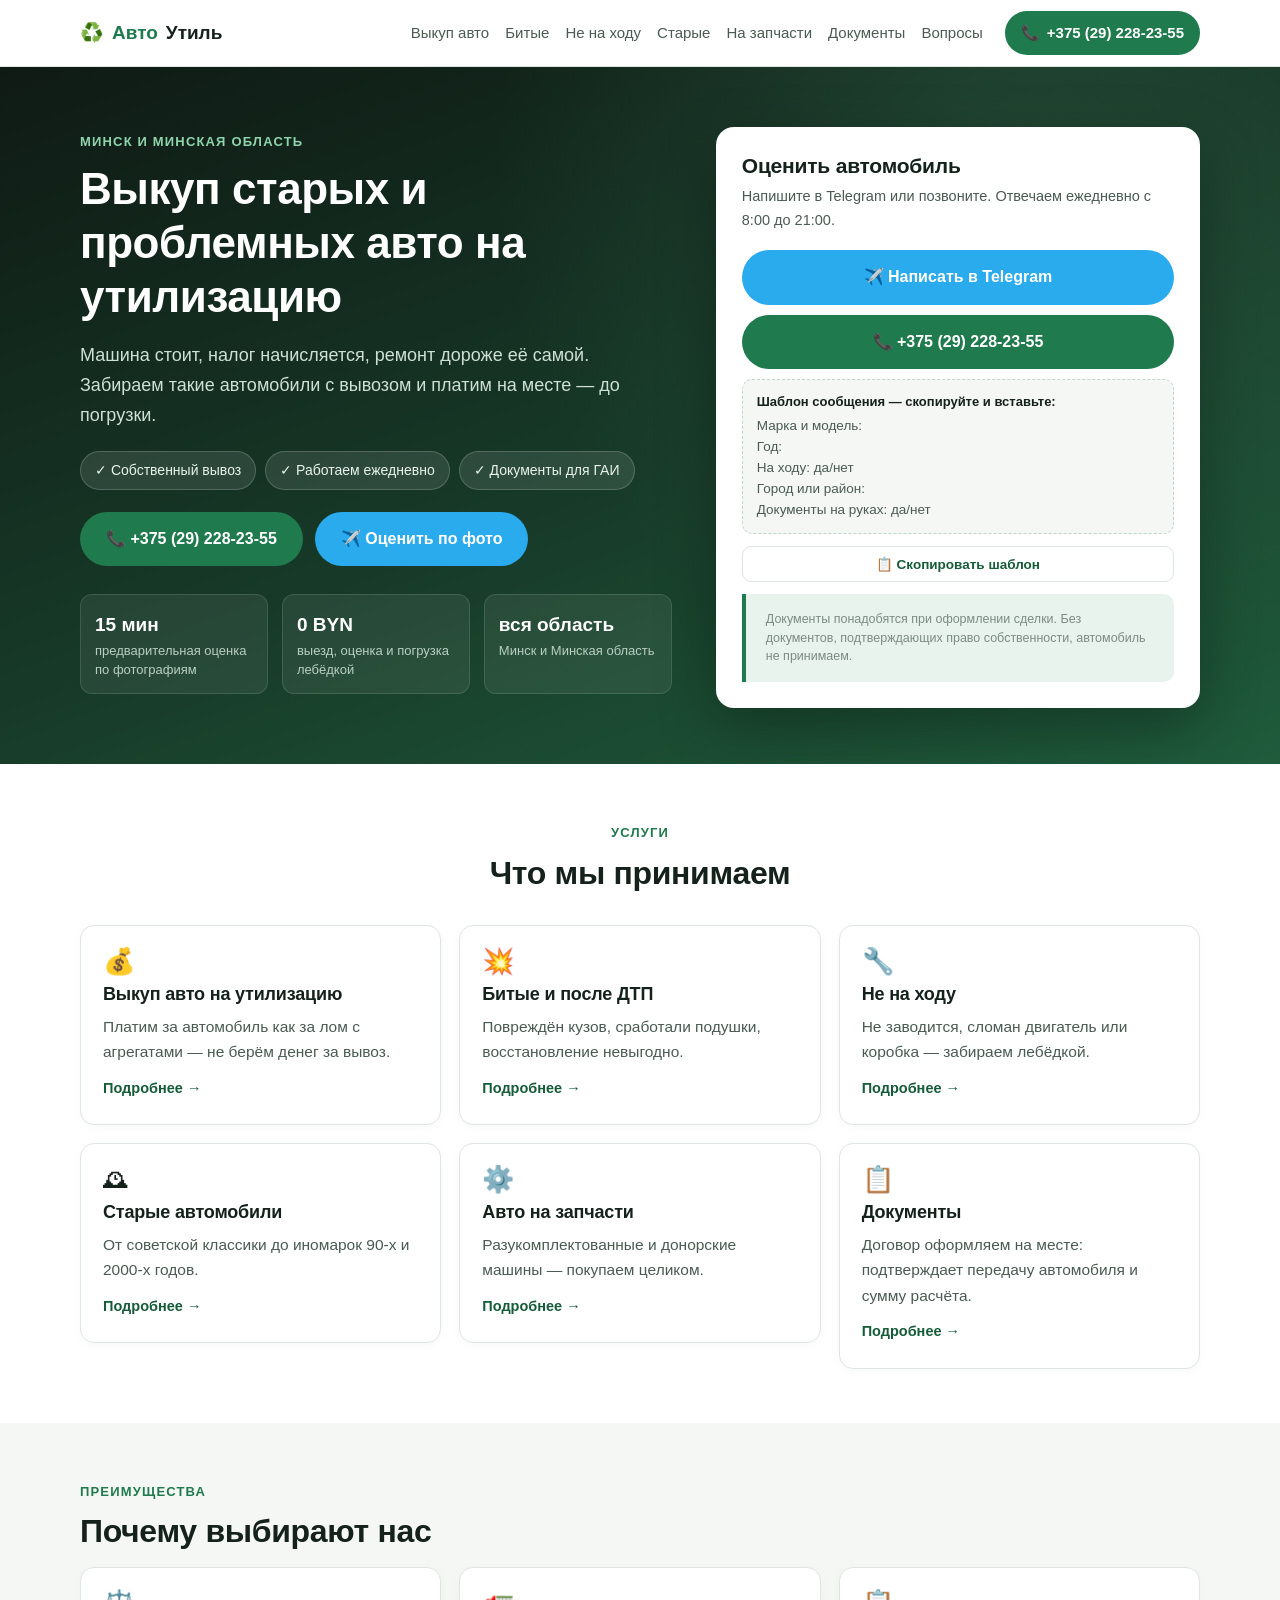
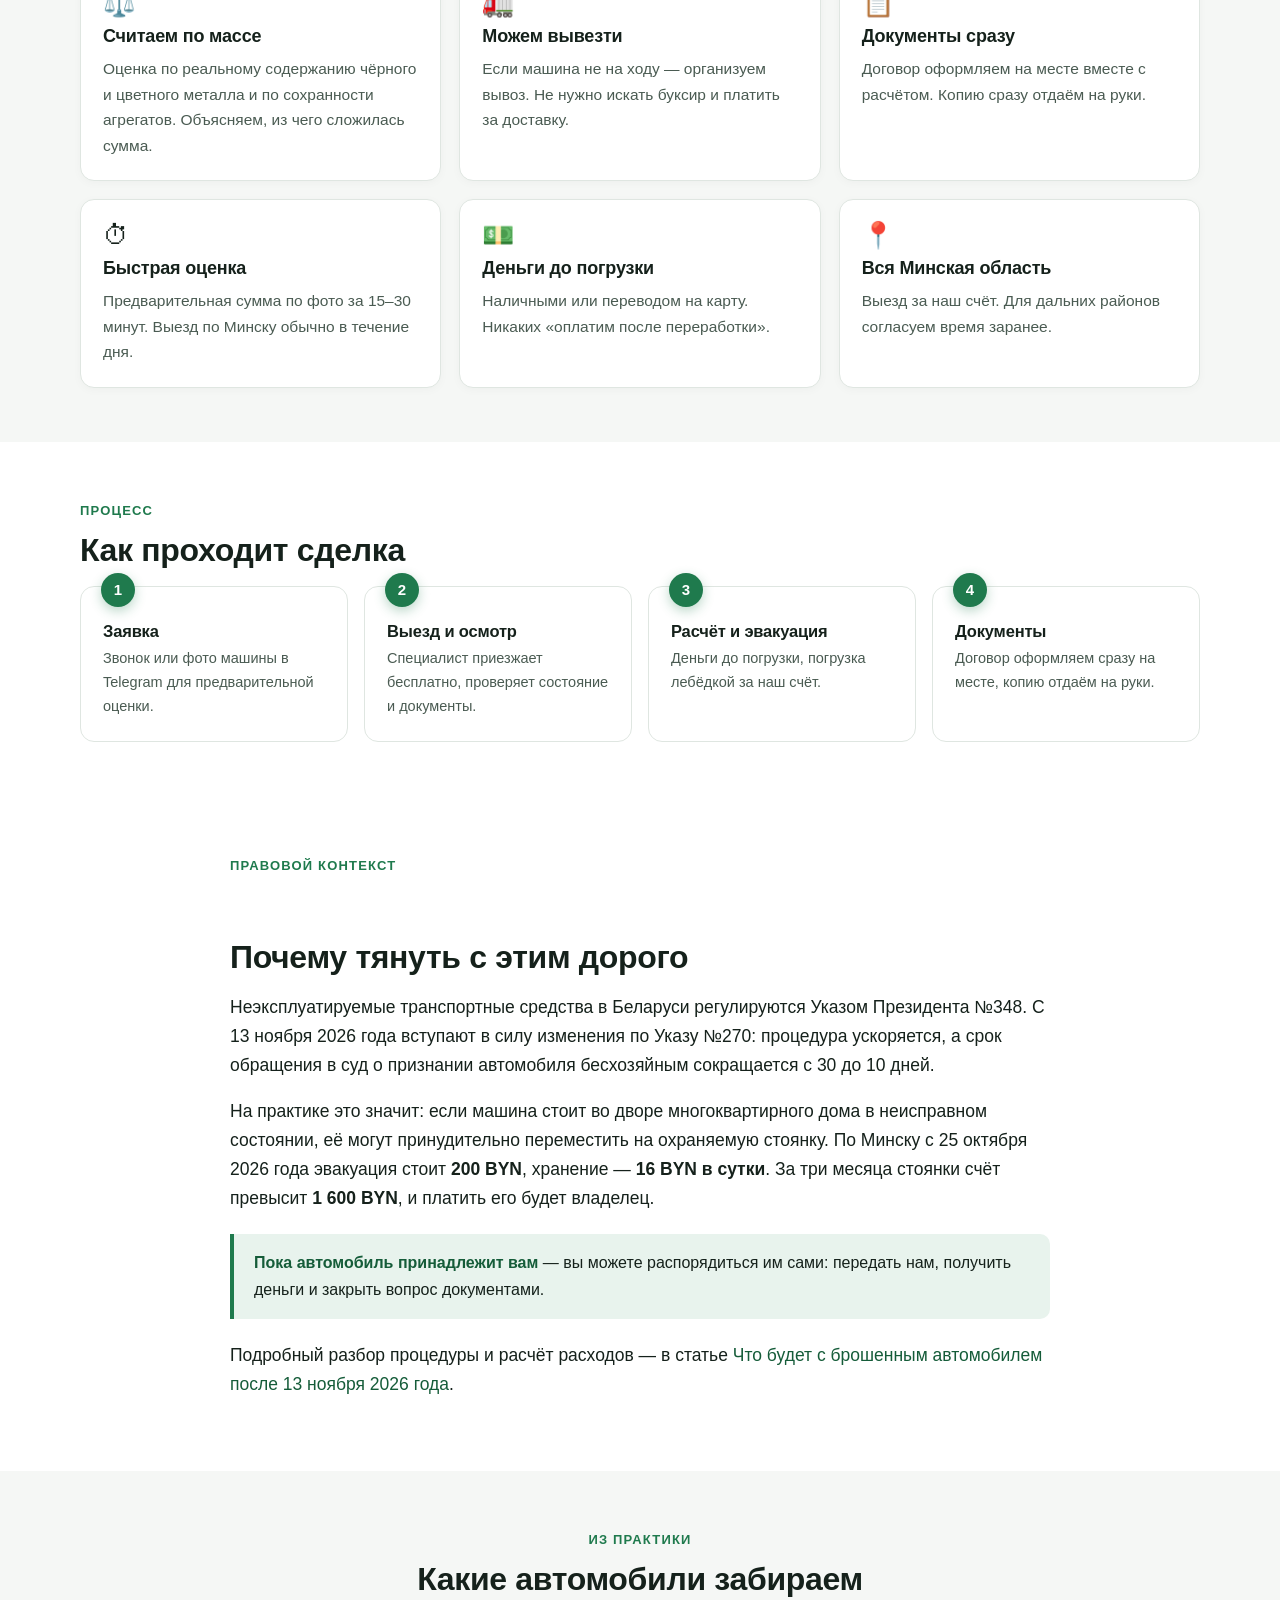
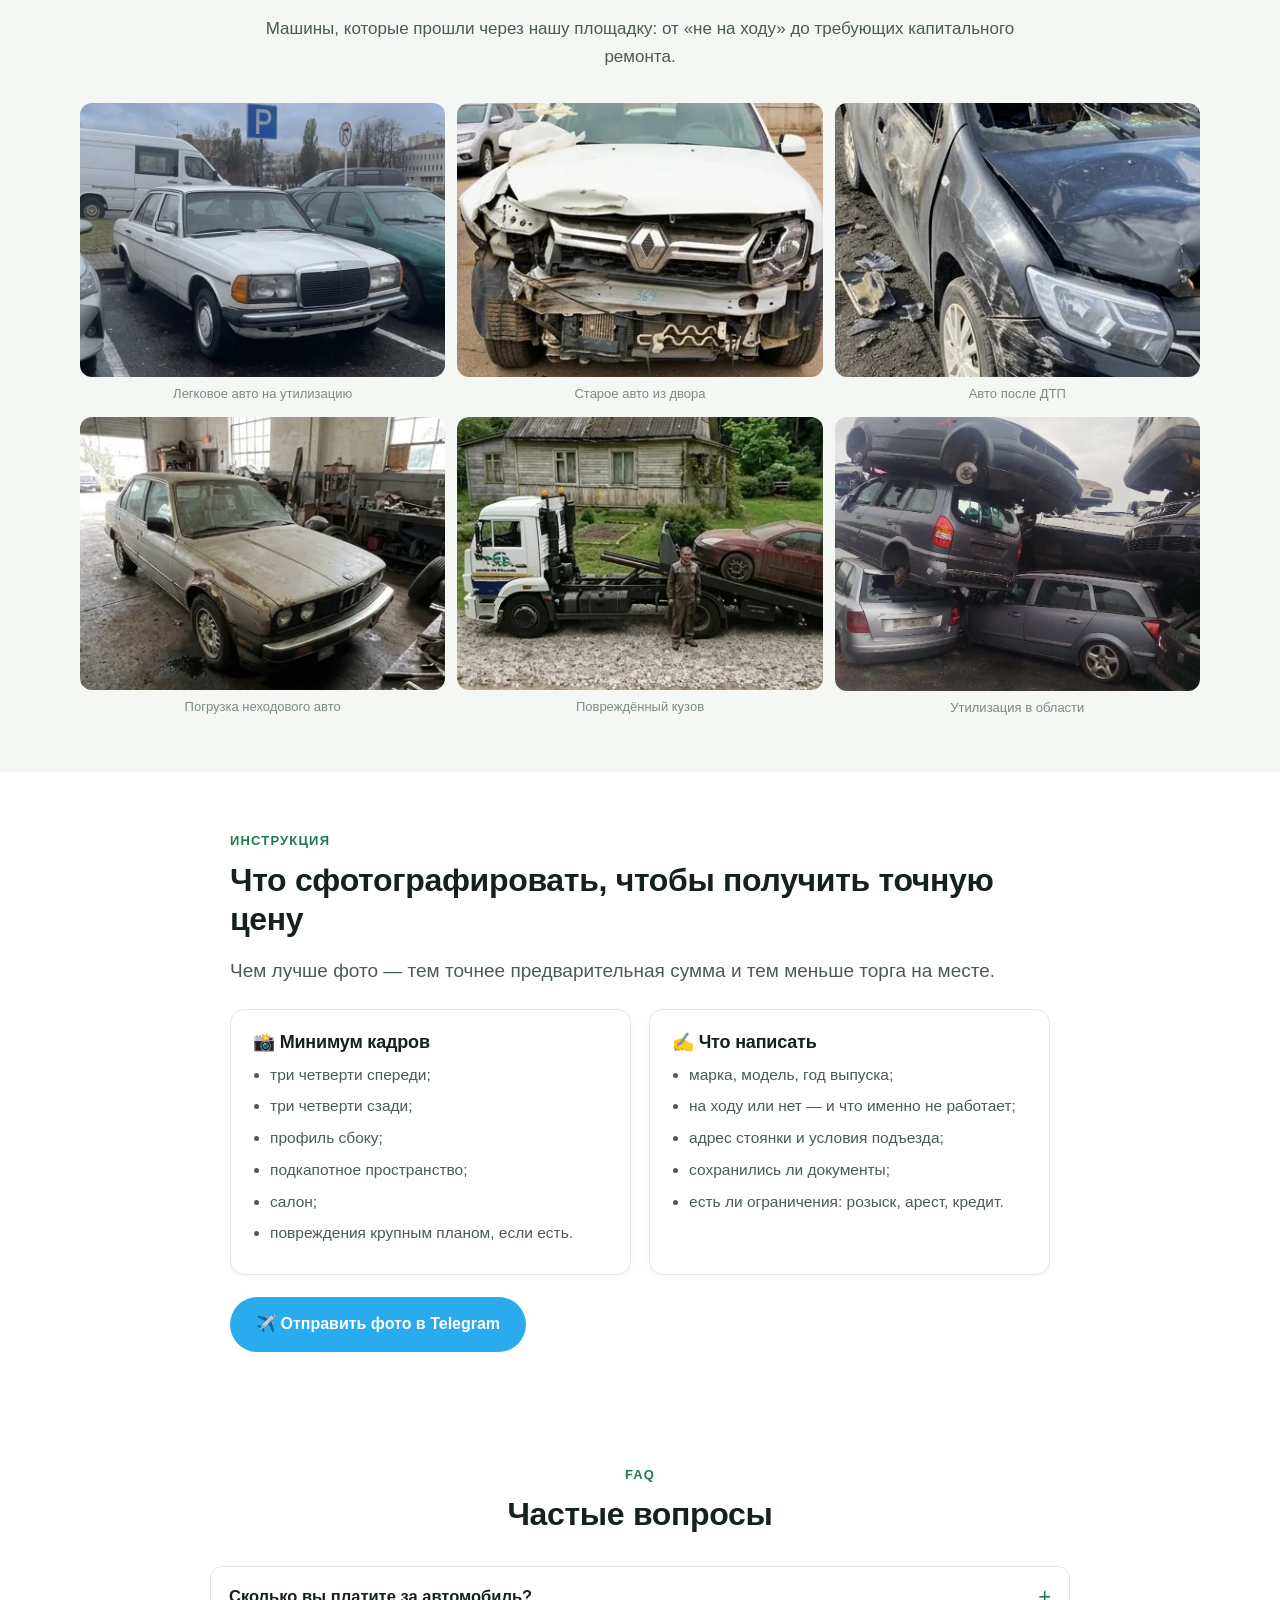
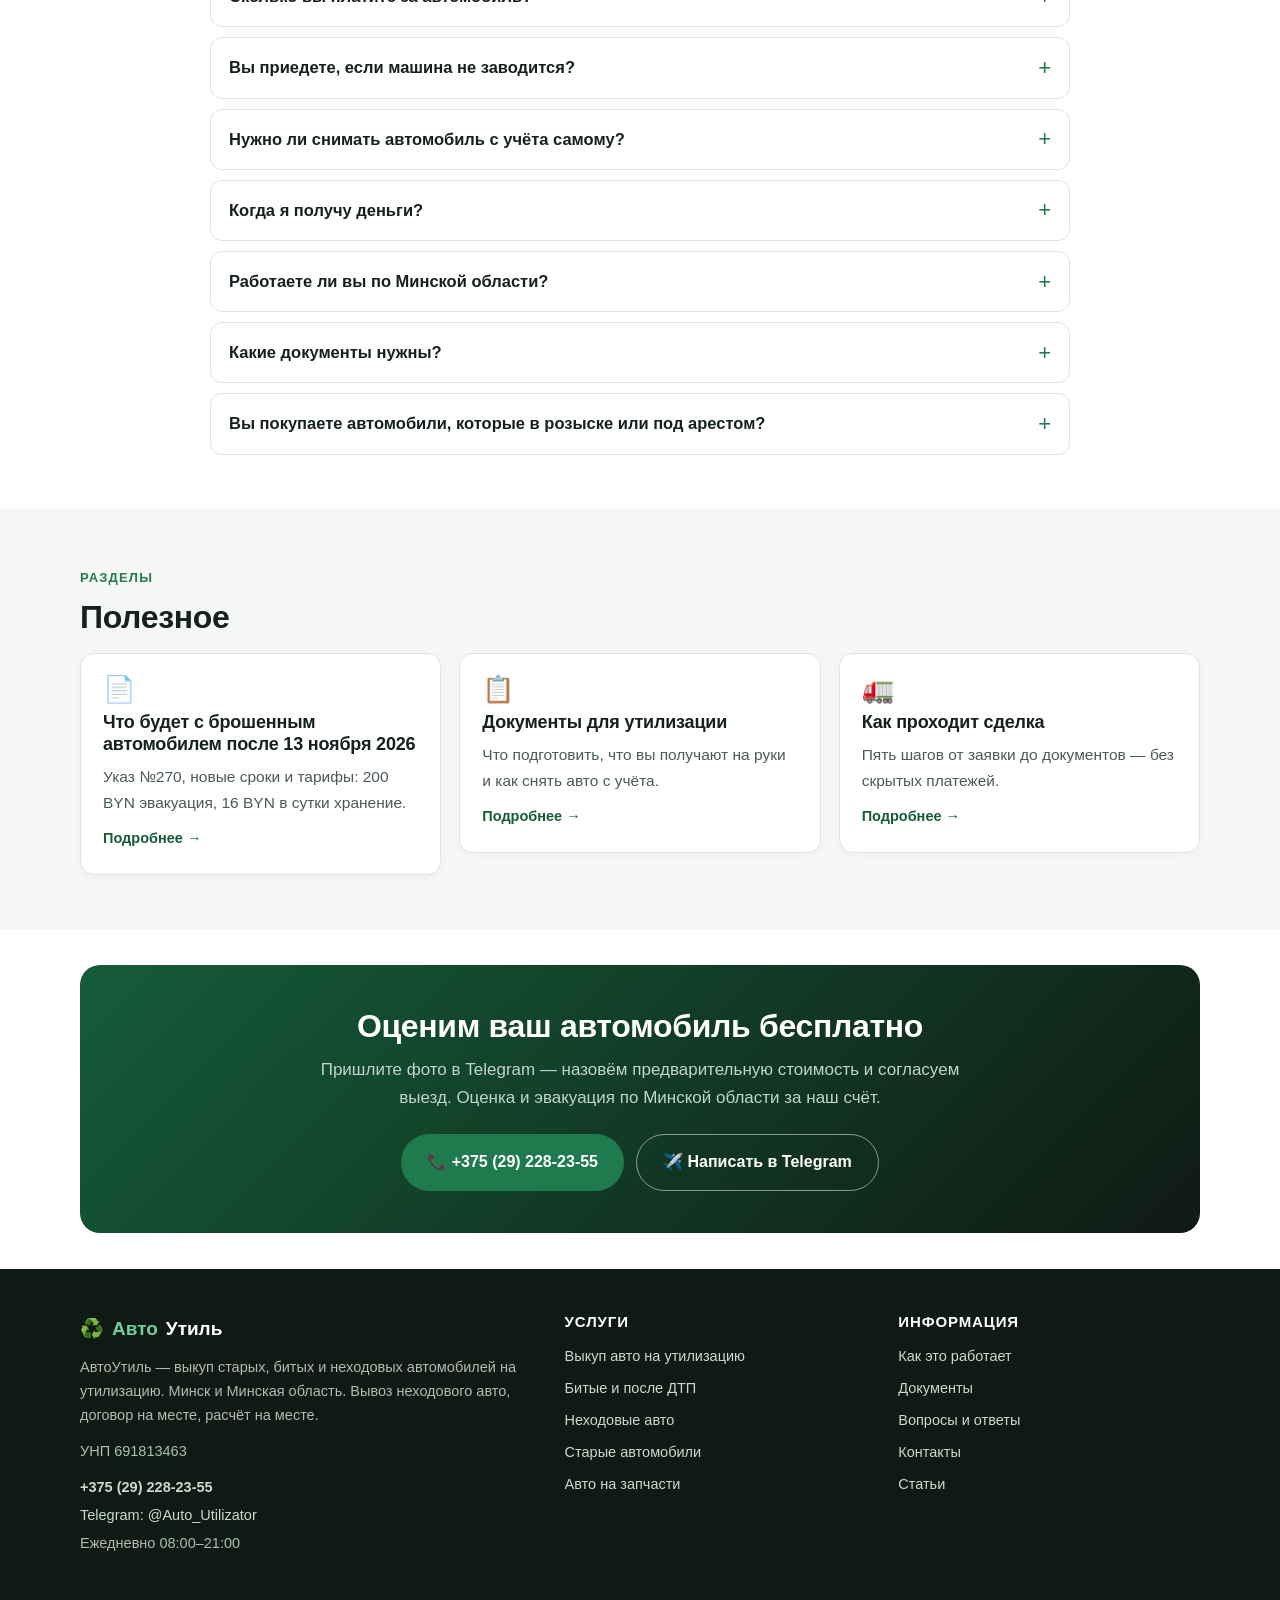
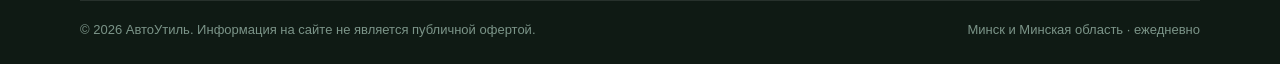
<file: index.html>
<!DOCTYPE html>
<html lang="ru">
<head>
<meta name="google-site-verification" content="YG3ACQVoE8HQ6FCHocuVtevOxaNgtyQvGV1FSpNLMtQ" />
<meta charset="utf-8">
<meta name="viewport" content="width=device-width, initial-scale=1">
<title>Выкуп авто на утилизацию в Минске — АвтоУтиль</title>
<meta name="description" content="Выкуп старых, битых и неходовых авто на утилизацию в Минске и Минской области. Оценка по фото за 15 минут, вывоз неходового авто, деньги на месте.">
<meta name="keywords" content="выкуп авто на утилизацию минск, утилизация авто минск, сдать авто на утилизацию, выкуп битых авто">
<meta name="robots" content="index,follow,max-image-preview:large">
<link rel="canonical" href="https://utilizator.by/">
<meta property="og:type" content="website">
<meta property="og:locale" content="ru_BY">
<meta property="og:site_name" content="АвтоУтиль">
<meta property="og:title" content="Выкуп авто на утилизацию в Минске — АвтоУтиль">
<meta property="og:description" content="Выкуп старых, битых и неходовых авто на утилизацию в Минске и Минской области. Оценка по фото за 15 минут, вывоз неходового авто, деньги на месте.">
<meta property="og:url" content="https://utilizator.by/">
<meta property="og:image" content="https://utilizator.by/img/hero.jpg">
<meta name="twitter:card" content="summary_large_image">
<meta name="theme-color" content="#155c39">
<link rel="icon" href="favicon.svg" type="image/svg+xml">
<link rel="stylesheet" href="css/style.css">
<script type="application/ld+json">{"@context":"https://schema.org","@type":"AutoWrecker","@id":"https://utilizator.by/#org",
"name":"АвтоУтиль","url":"https://utilizator.by/","telephone":"+375292282355",
"image":"https://utilizator.by/img/hero.jpg",
"description":"Выкуп старых, битых и неходовых автомобилей на утилизацию в Минске и Минской области. Оценка по фото, вывоз неходового авто, договор на месте.",
"currenciesAccepted":"BYN","paymentAccepted":"Наличные, перевод",
"areaServed":[{"@type":"City","name":"Минск"},{"@type":"AdministrativeArea","name":"Минская область"}],
"address":{"@type":"PostalAddress","addressLocality":"Минск","addressCountry":"BY"},
"openingHoursSpecification":[{"@type":"OpeningHoursSpecification",
"dayOfWeek":["Monday","Tuesday","Wednesday","Thursday","Friday","Saturday","Sunday"],
"opens":"08:00","closes":"21:00"}],
"sameAs":["https://t.me/Auto_Utilizator"]}</script>
<script type="application/ld+json">{"@context":"https://schema.org","@type":"FAQPage","mainEntity":[{"@type":"Question","name":"Сколько вы платите за автомобиль?","acceptedAnswer":{"@type":"Answer","text":"Сумма зависит от массы автомобиля, содержания чёрного и цветного металла, комплектности и состояния агрегатов. Назвать точную цифру «по телефону» невозможно — её видно по фотографиям. Пришлите 5–7 снимков в Telegram, и мы ответим с предварительной стоимостью в течение 15–30 минут."}},{"@type":"Question","name":"Вы приедете, если машина не заводится?","acceptedAnswer":{"@type":"Answer","text":"Да. Организуем вывоз: неходовые автомобили забираем штатно. Единственное условие — должен быть доступ для подъезда. Если машина стоит в подземном паркинге или за плотным забором, сообщите заранее: согласуем способ погрузки."}},{"@type":"Question","name":"Нужно ли снимать автомобиль с учёта самому?","acceptedAnswer":{"@type":"Answer","text":"Да, это процедура владельца. Мы оформляем договор на месте и сразу отдаём копию на руки."}},{"@type":"Question","name":"Когда я получу деньги?","acceptedAnswer":{"@type":"Answer","text":"На месте, до погрузки. Наличными или переводом на карту — как удобнее. Никаких «оплатим после переработки»."}},{"@type":"Question","name":"Работаете ли вы по Минской области?","acceptedAnswer":{"@type":"Answer","text":"Да, по всей Минской области. Выезд и погрузка за наш счёт. Если автомобиль находится далеко от Минска, согласуйте время заранее — маршрут планируется, поэтому выезд может занять 1–3 дня."}},{"@type":"Question","name":"Какие документы нужны?","acceptedAnswer":{"@type":"Answer","text":"Паспорт владельца. Документы нужны при оформлении сделки — для предварительной оценки по фото достаточно марки, года и описания состояния. Без документов, подтверждающих право собственности, автомобиль не принимаем."}},{"@type":"Question","name":"Вы покупаете автомобили, которые в розыске или под арестом?","acceptedAnswer":{"@type":"Answer","text":"Нет. Если на автомобиле есть ограничения, сделка невозможна до их снятия. Проверьте статус заранее — это сэкономит время и вам, и нам."}}]}</script>
</head>
<body>
<header class="hdr"><div class="wrap hdr-in">
<a class="logo" href="./index.html">♻️ <span>Авто</span>Утиль</a>
<button class="burger" id="burger" aria-label="Меню" aria-expanded="false">☰</button>
<nav class="nav" id="nav" aria-label="Основное меню"><a href="vykup-avto/index.html">Выкуп авто</a><a href="bitye-avto/index.html">Битые</a><a href="nekhodovye-avto/index.html">Не на ходу</a><a href="starye-avto/index.html">Старые</a><a href="avto-na-zapchasti/index.html">На запчасти</a><a href="dokumenty-dlya-utilizatsii-avto/index.html">Документы</a><a href="faq/index.html">Вопросы</a></nav>
<a class="hdr-phone" href="tel:+375292282355">📞 <span>+375 (29) 228-23-55</span></a>
</div></header>
<main>

<section class="hero"><div class="wrap"><div class="hero-grid">
<div>
<span class="eyebrow" style="color:#8fd4ad">Минск и Минская область</span>
<h1>Выкуп старых и проблемных авто на утилизацию</h1>
<p class="lead">Машина стоит, налог начисляется, ремонт дороже её самой. Забираем такие автомобили с вывозом и платим на месте — до погрузки.</p>
<ul class="hero-badges">
  <li>✓ Собственный вывоз</li>
  <li>✓ Работаем ежедневно</li>
  <li>✓ Документы для ГАИ</li>
</ul>
<div class="btn-row">
<a class="btn btn-p" href="tel:+375292282355">📞 +375 (29) 228-23-55</a>
<a class="btn btn-tg" href="https://t.me/Auto_Utilizator" rel="nofollow noopener" target="_blank">✈️ Оценить по фото</a>
</div>
<div class="usp">
  <div><b>15 мин</b><small>предварительная оценка по фотографиям</small></div>
  <div><b>0 BYN</b><small>выезд, оценка и погрузка лебёдкой</small></div>
  <div><b>вся область</b><small>Минск и Минская область</small></div>
</div>
</div>
<div class="card-cta">
<h2>Оценить автомобиль</h2>
<p class="hint">Напишите в Telegram или позвоните. Отвечаем ежедневно с 8:00 до 21:00.</p>
<a class="btn btn-tg" href="https://t.me/Auto_Utilizator" rel="nofollow noopener" target="_blank">✈️ Написать в Telegram</a>
<a class="btn btn-p" href="tel:+375292282355">📞 +375 (29) 228-23-55</a>
<div class="copy-box">
  <strong>Шаблон сообщения — скопируйте и вставьте:</strong>
  <span id="tpl">Марка и модель: <br>Год: <br>На ходу: да/нет<br>Город или район: <br>Документы на руках: да/нет</span>
</div>
<button class="copy-btn" data-copy="tpl">📋 Скопировать шаблон</button>
<p class="note">Документы понадобятся при оформлении сделки. Без документов, подтверждающих право собственности, автомобиль не принимаем.</p>
</div>
</div></div></section><section class=""><div class="wrap"><div class="sec-head"><span class="eyebrow">Услуги</span><h2>Что мы принимаем</h2></div><div class="grid g3"><a class="card-link" href="vykup-avto/index.html"><div class="card"><span class="ico">💰</span><h3>Выкуп авто на утилизацию</h3><p>Платим за автомобиль как за лом с агрегатами — не берём денег за вывоз.</p><span class="more">Подробнее →</span></div></a><a class="card-link" href="bitye-avto/index.html"><div class="card"><span class="ico">💥</span><h3>Битые и после ДТП</h3><p>Повреждён кузов, сработали подушки, восстановление невыгодно.</p><span class="more">Подробнее →</span></div></a><a class="card-link" href="nekhodovye-avto/index.html"><div class="card"><span class="ico">🔧</span><h3>Не на ходу</h3><p>Не заводится, сломан двигатель или коробка — забираем лебёдкой.</p><span class="more">Подробнее →</span></div></a><a class="card-link" href="starye-avto/index.html"><div class="card"><span class="ico">🕰</span><h3>Старые автомобили</h3><p>От советской классики до иномарок 90-х и 2000-х годов.</p><span class="more">Подробнее →</span></div></a><a class="card-link" href="avto-na-zapchasti/index.html"><div class="card"><span class="ico">⚙️</span><h3>Авто на запчасти</h3><p>Разукомплектованные и донорские машины — покупаем целиком.</p><span class="more">Подробнее →</span></div></a><a class="card-link" href="dokumenty-dlya-utilizatsii-avto/index.html"><div class="card"><span class="ico">📋</span><h3>Документы</h3><p>Договор оформляем на месте: подтверждает передачу автомобиля и сумму расчёта.</p><span class="more">Подробнее →</span></div></a></div></div></section><section class="bg-soft"><div class="wrap"><span class="eyebrow">Преимущества</span><h2>Почему выбирают нас</h2><div class="grid g3"><div class="card"><span class="ico">⚖️</span><h3>Считаем по массе</h3><p>Оценка по реальному содержанию чёрного и цветного металла и по сохранности агрегатов. Объясняем, из чего сложилась сумма.</p></div><div class="card"><span class="ico">🚛</span><h3>Можем вывезти</h3><p>Если машина не на ходу — организуем вывоз. Не нужно искать буксир и платить за доставку.</p></div><div class="card"><span class="ico">📋</span><h3>Документы сразу</h3><p>Договор оформляем на месте вместе с расчётом. Копию сразу отдаём на руки.</p></div><div class="card"><span class="ico">⏱</span><h3>Быстрая оценка</h3><p>Предварительная сумма по фото за 15–30 минут. Выезд по Минску обычно в течение дня.</p></div><div class="card"><span class="ico">💵</span><h3>Деньги до погрузки</h3><p>Наличными или переводом на карту. Никаких «оплатим после переработки».</p></div><div class="card"><span class="ico">📍</span><h3>Вся Минская область</h3><p>Выезд за наш счёт. Для дальних районов согласуем время заранее.</p></div></div></div></section><section class=""><div class="wrap"><span class="eyebrow">Процесс</span><h2>Как проходит сделка</h2><div class="steps"><div class='step'><h3>Заявка</h3><p>Звонок или фото машины в Telegram для предварительной оценки.</p></div><div class='step'><h3>Выезд и осмотр</h3><p>Специалист приезжает бесплатно, проверяет состояние и документы.</p></div><div class='step'><h3>Расчёт и эвакуация</h3><p>Деньги до погрузки, погрузка лебёдкой за наш счёт.</p></div><div class='step'><h3>Документы</h3><p>Договор оформляем сразу на месте, копию отдаём на руки.</p></div></div></div></section><section><div class="wrap"><div class="narrow article">
<span class="eyebrow">Правовой контекст</span>
<h2>Почему тянуть с этим дорого</h2>
<p>Неэксплуатируемые транспортные средства в Беларуси регулируются Указом Президента №348. С 13 ноября 2026 года вступают в силу изменения по Указу №270: процедура ускоряется, а срок обращения в суд о признании автомобиля бесхозяйным сокращается с 30 до 10 дней.</p>
<p>На практике это значит: если машина стоит во дворе многоквартирного дома в неисправном состоянии, её могут принудительно переместить на охраняемую стоянку. По Минску с 25 октября 2026 года эвакуация стоит <strong>200 BYN</strong>, хранение — <strong>16 BYN в сутки</strong>. За три месяца стоянки счёт превысит <strong>1 600 BYN</strong>, и платить его будет владелец.</p>
<div class="note"><strong>Пока автомобиль принадлежит вам</strong> — вы можете распорядиться им сами: передать нам, получить деньги и закрыть вопрос документами.</div>
<p>Подробный разбор процедуры и расчёт расходов — в статье <a href="blog/broshennoe-avto-2026/index.html">Что будет с брошенным автомобилем после 13 ноября 2026 года</a>.</p>
</div></div></section><section class="bg-soft"><div class="wrap">
<div class="sec-head"><span class="eyebrow">Из практики</span><h2>Какие автомобили забираем</h2>
<p>Машины, которые прошли через нашу площадку: от «не на ходу» до требующих капитального ремонта.</p></div>
<div class="photos">
<figure><picture><source srcset="img/vykup-bitogo-legkovogo-avto-na-utilizaciyu.webp" type="image/webp"><img src="img/vykup-bitogo-legkovogo-avto-na-utilizaciyu.jpg" alt="Легковой автомобиль, сданный на утилизацию в Минске" loading="lazy" width="400" height="300"></picture><figcaption>Легковое авто на утилизацию</figcaption></figure>
<figure><picture><source srcset="img/bitye-avtomobili-posle-dtp.webp" type="image/webp"><img src="img/bitye-avtomobili-posle-dtp.jpg" alt="Старый автомобиль перед вывозом вывозом" loading="lazy" width="400" height="300"></picture><figcaption>Старое авто из двора</figcaption></figure>
<figure><picture><source srcset="img/povrezhdennyy-kuzov-avtomobilya-foto.webp" type="image/webp"><img src="img/povrezhdennyy-kuzov-avtomobilya-foto.jpg" alt="Битый автомобиль после ДТП" loading="lazy" width="400" height="300"></picture><figcaption>Авто после ДТП</figcaption></figure>
<figure><picture><source srcset="img/vykup-staryh-avtomobiley-na-utilizaciyu.webp" type="image/webp"><img src="img/vykup-staryh-avtomobiley-na-utilizaciyu.jpg" alt="Погрузка неходового автомобиля вывозом" loading="lazy" width="400" height="300"></picture><figcaption>Погрузка неходового авто</figcaption></figure>
<figure><picture><source srcset="img/vyvoz-nerabochego-avto-evakuatorom.webp" type="image/webp"><img src="img/vyvoz-nerabochego-avto-evakuatorom.jpg" alt="Автомобиль с повреждённым кузовом" loading="lazy" width="400" height="300"></picture><figcaption>Повреждённый кузов</figcaption></figure>
<figure><picture><source srcset="img/vykup-avto-na-metallolom.webp" type="image/webp"><img src="img/vykup-avto-na-metallolom.jpg" alt="Утилизация автомобиля в Минской области" loading="lazy" width="400" height="300"></picture><figcaption>Утилизация в области</figcaption></figure>
</div></div></section><section><div class="wrap"><div class="narrow">
<span class="eyebrow">Инструкция</span><h2>Что сфотографировать, чтобы получить точную цену</h2>
<p class="lead">Чем лучше фото — тем точнее предварительная сумма и тем меньше торга на месте.</p>
<div class="grid g2" style="margin-top:22px">
<div class="card"><h3>📸 Минимум кадров</h3>
<ul style="margin:0;padding-left:1.1em;color:#4a5b52;font-size:15.5px">
<li>три четверти спереди;</li>
<li>три четверти сзади;</li>
<li>профиль сбоку;</li>
<li>подкапотное пространство;</li>
<li>салон;</li>
<li>повреждения крупным планом, если есть.</li>
</ul></div>
<div class="card"><h3>✍️ Что написать</h3>
<ul style="margin:0;padding-left:1.1em;color:#4a5b52;font-size:15.5px">
<li>марка, модель, год выпуска;</li>
<li>на ходу или нет — и что именно не работает;</li>
<li>адрес стоянки и условия подъезда;</li>
<li>сохранились ли документы;</li>
<li>есть ли ограничения: розыск, арест, кредит.</li>
</ul></div>
</div>
<div class="btn-row"><a class="btn btn-tg" href="https://t.me/Auto_Utilizator" rel="nofollow noopener" target="_blank">✈️ Отправить фото в Telegram</a></div>
</div></div></section><section class=""><div class="wrap"><div class="sec-head"><span class="eyebrow">FAQ</span><h2>Частые вопросы</h2></div><div class="faq"><details><summary>Сколько вы платите за автомобиль?</summary><div class="ans"><p>Сумма зависит от массы автомобиля, содержания чёрного и цветного металла, комплектности и состояния агрегатов. Назвать точную цифру «по телефону» невозможно — её видно по фотографиям. Пришлите 5–7 снимков в Telegram, и мы ответим с предварительной стоимостью в течение 15–30 минут.</p></div></details><details><summary>Вы приедете, если машина не заводится?</summary><div class="ans"><p>Да. Организуем вывоз: неходовые автомобили забираем штатно. Единственное условие — должен быть доступ для подъезда. Если машина стоит в подземном паркинге или за плотным забором, сообщите заранее: согласуем способ погрузки.</p></div></details><details><summary>Нужно ли снимать автомобиль с учёта самому?</summary><div class="ans"><p>Да, это процедура владельца. Мы оформляем договор на месте и сразу отдаём копию на руки. Пошаговый порядок описан на странице <a href="dokumenty-dlya-utilizatsii-avto/index.html">Документы</a>.</p></div></details><details><summary>Когда я получу деньги?</summary><div class="ans"><p>На месте, до погрузки. Наличными или переводом на карту — как удобнее. Никаких «оплатим после переработки».</p></div></details><details><summary>Работаете ли вы по Минской области?</summary><div class="ans"><p>Да, по всей Минской области. Выезд и погрузка за наш счёт. Если автомобиль находится далеко от Минска, согласуйте время заранее — маршрут планируется, поэтому выезд может занять 1–3 дня.</p></div></details><details><summary>Какие документы нужны?</summary><div class="ans"><p>Паспорт владельца. Документы нужны при оформлении сделки — для предварительной оценки по фото достаточно марки, года и описания состояния. Без документов, подтверждающих право собственности, автомобиль не принимаем.</p></div></details><details><summary>Вы покупаете автомобили, которые в розыске или под арестом?</summary><div class="ans"><p>Нет. Если на автомобиле есть ограничения, сделка невозможна до их снятия. Проверьте статус заранее — это сэкономит время и вам, и нам.</p></div></details></div></div></section><section class="bg-soft"><div class="wrap"><span class="eyebrow">Разделы</span><h2>Полезное</h2><div class="grid g3"><a class="card-link" href="blog/broshennoe-avto-2026/index.html"><div class="card"><span class="ico">📄</span><h3>Что будет с брошенным автомобилем после 13 ноября 2026</h3><p>Указ №270, новые сроки и тарифы: 200 BYN эвакуация, 16 BYN в сутки хранение.</p><span class="more">Подробнее →</span></div></a><a class="card-link" href="dokumenty-dlya-utilizatsii-avto/index.html"><div class="card"><span class="ico">📋</span><h3>Документы для утилизации</h3><p>Что подготовить, что вы получают на руки и как снять авто с учёта.</p><span class="more">Подробнее →</span></div></a><a class="card-link" href="kak-rabotaem/index.html"><div class="card"><span class="ico">🚛</span><h3>Как проходит сделка</h3><p>Пять шагов от заявки до документов — без скрытых платежей.</p><span class="more">Подробнее →</span></div></a></div></div></section><section class="tight"><div class="wrap"><div class="cta">
<h2>Оценим ваш автомобиль бесплатно</h2><p>Пришлите фото в Telegram — назовём предварительную стоимость и согласуем выезд. Оценка и эвакуация по Минской области за наш счёт.</p>
<div class="btn-row" style="justify-content:center">
<a class="btn btn-p" href="tel:+375292282355">📞 +375 (29) 228-23-55</a>
<a class="btn btn-s" href="https://t.me/Auto_Utilizator" rel="nofollow noopener" target="_blank">✈️ Написать в Telegram</a>
</div></div></div></section>
</main>
<footer><div class="wrap">
<div class="f-grid">
  <div>
    <a class="logo" href="./index.html">♻️ <span>Авто</span>Утиль</a>
    <p style="margin-bottom:12px">АвтоУтиль — выкуп старых, битых и неходовых автомобилей на утилизацию. Минск и Минская область. Вывоз неходового авто, договор на месте, расчёт на месте.</p>
    <p style="margin-bottom:12px">УНП 691813463</p>
    <p style="margin-bottom:4px"><a href="tel:+375292282355"><strong>+375 (29) 228-23-55</strong></a></p>
    <p style="margin-bottom:4px"><a href="https://t.me/Auto_Utilizator" rel="nofollow noopener" target="_blank">Telegram: @Auto_Utilizator</a></p>
    <p>Ежедневно 08:00–21:00</p>
  </div>
  <div><h3>Услуги</h3><ul><li><a href="vykup-avto/index.html">Выкуп авто на утилизацию</a></li><li><a href="bitye-avto/index.html">Битые и после ДТП</a></li><li><a href="nekhodovye-avto/index.html">Неходовые авто</a></li><li><a href="starye-avto/index.html">Старые автомобили</a></li><li><a href="avto-na-zapchasti/index.html">Авто на запчасти</a></li></ul></div>
  <div><h3>Информация</h3><ul><li><a href="kak-rabotaem/index.html">Как это работает</a></li><li><a href="dokumenty-dlya-utilizatsii-avto/index.html">Документы</a></li><li><a href="faq/index.html">Вопросы и ответы</a></li><li><a href="kontakty/index.html">Контакты</a></li><li><a href="blog/index.html">Статьи</a></li></ul></div>
</div>
<div class="f-bottom">
  <span>© 2026 АвтоУтиль. Информация на сайте не является публичной офертой.</span>
  <span>Минск и Минская область · ежедневно</span>
</div>
</div></footer>
<div class="callbar">
<a class="c1" href="tel:+375292282355">📞 Позвонить</a>
<a class="c2" href="https://t.me/Auto_Utilizator" rel="nofollow noopener" target="_blank">✈️ Telegram</a>
</div>
<script src="js/main.js" defer></script>
</body>
</html>
</file>
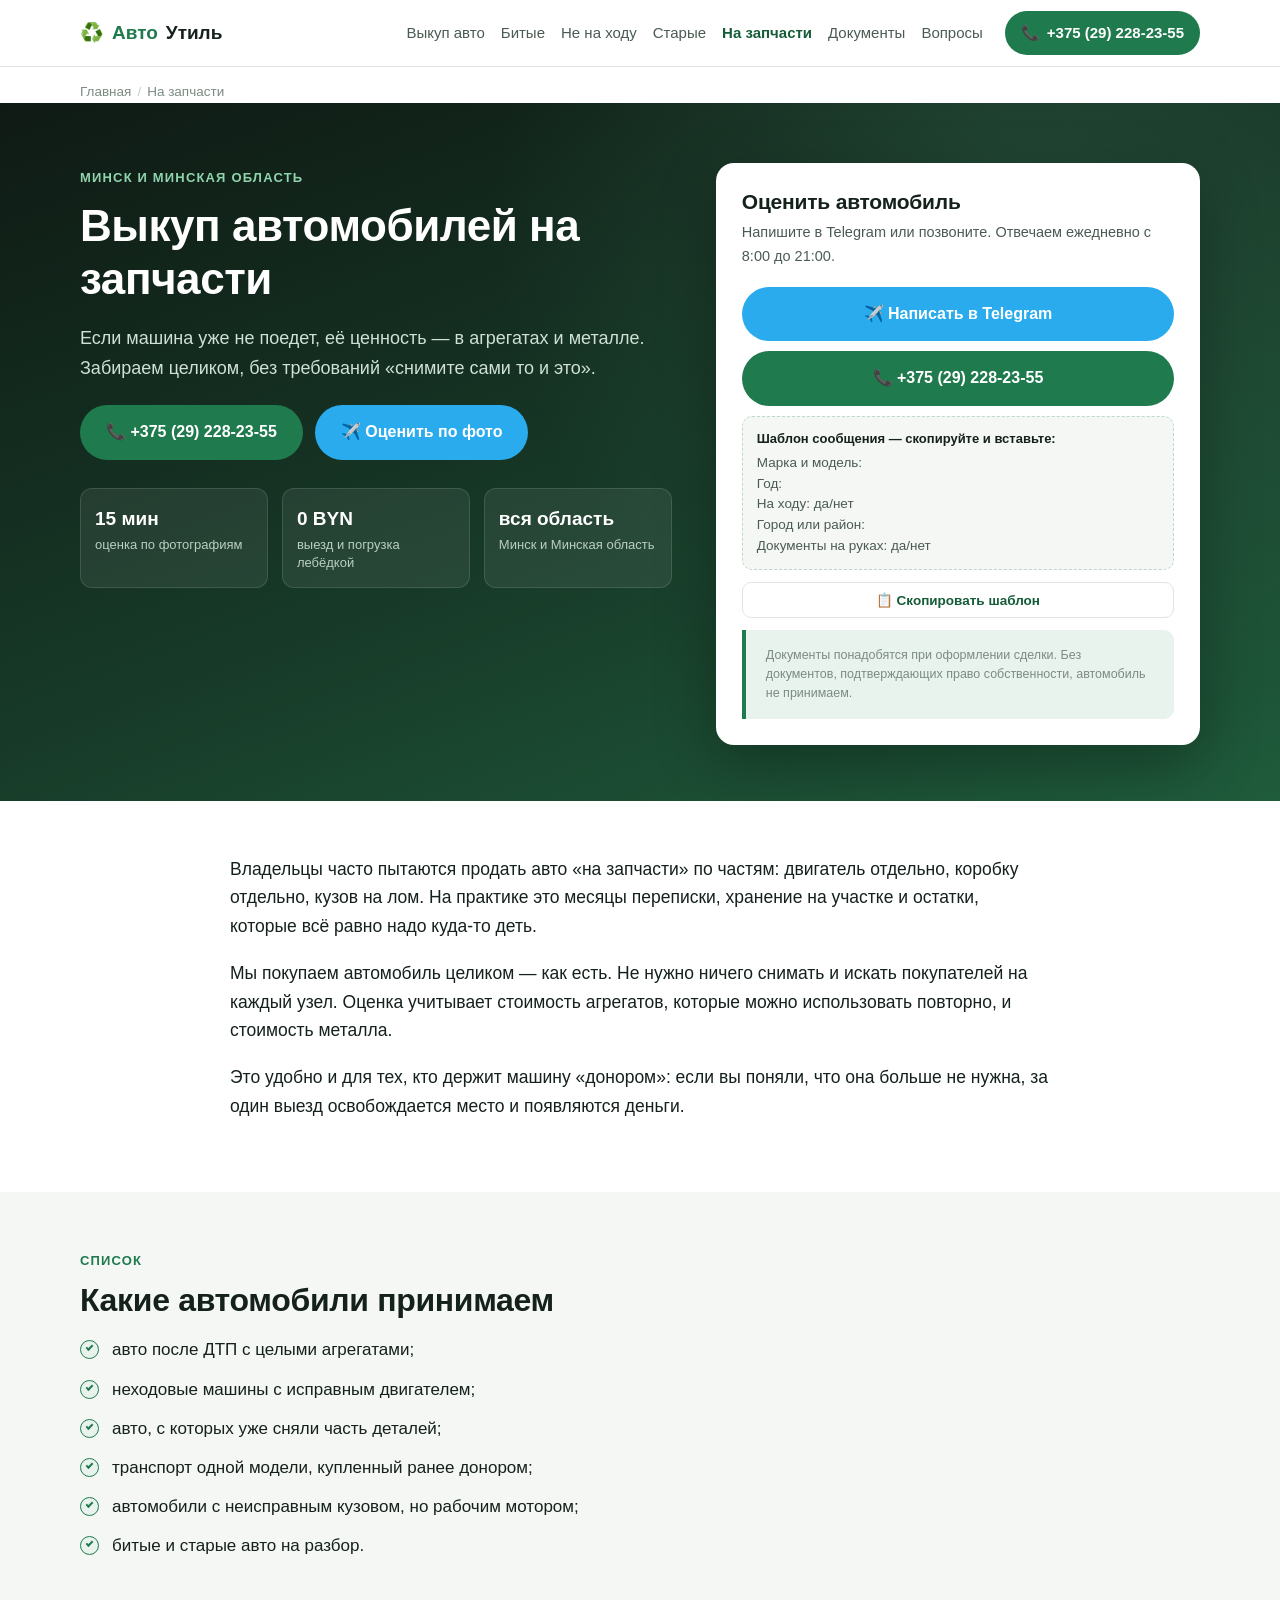
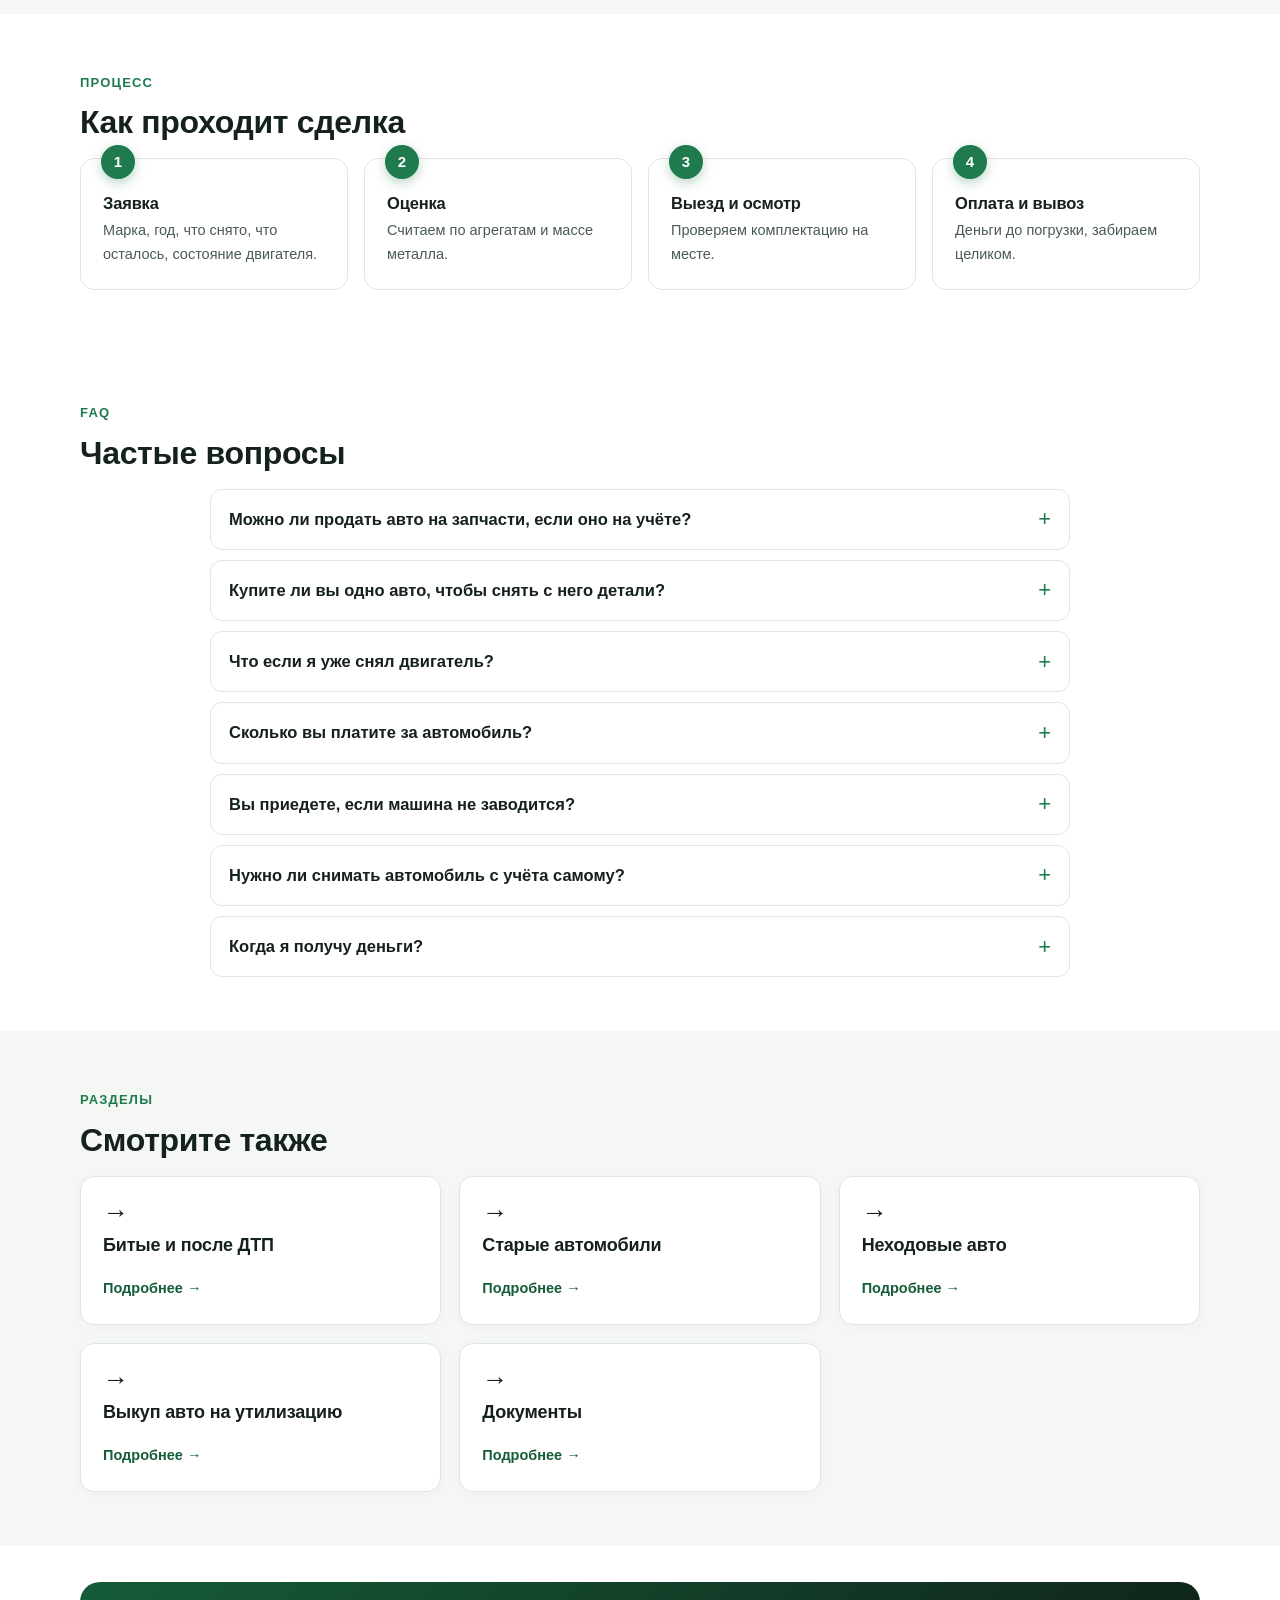
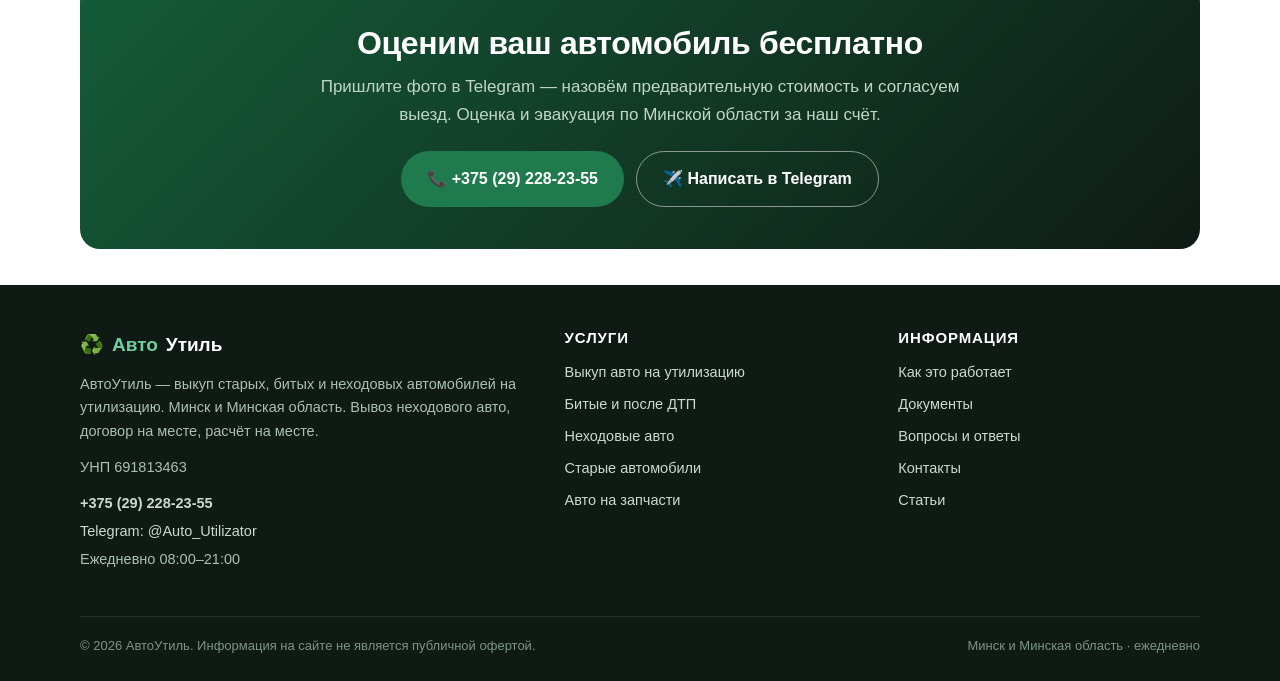
<file: avto-na-zapchasti/index.html>
<!DOCTYPE html>
<html lang="ru">
<head>
<meta charset="utf-8">
<meta name="viewport" content="width=device-width, initial-scale=1">
<title>Выкуп авто на запчасти в Минске — забираем целиком</title>
<meta name="description" content="Выкупаем автомобили на запчасти и разбор в Минске и области: после ДТП, неходовые, разукомплектованные. Бесплатный вывоз, расчёт на месте.">
<meta name="keywords" content="выкуп авто на запчасти минск, купить авто на разбор, сдать авто на запчасти, разборка авто минск">
<meta name="robots" content="index,follow,max-image-preview:large">
<link rel="canonical" href="https://utilizator.by/avto-na-zapchasti/">
<meta property="og:type" content="website">
<meta property="og:locale" content="ru_BY">
<meta property="og:site_name" content="АвтоУтиль">
<meta property="og:title" content="Выкуп авто на запчасти в Минске — забираем целиком">
<meta property="og:description" content="Выкупаем автомобили на запчасти и разбор в Минске и области: после ДТП, неходовые, разукомплектованные. Бесплатный вывоз, расчёт на месте.">
<meta property="og:url" content="https://utilizator.by/avto-na-zapchasti/">
<meta property="og:image" content="https://utilizator.by/img/hero.jpg">
<meta name="twitter:card" content="summary_large_image">
<meta name="theme-color" content="#155c39">
<link rel="icon" href="../favicon.svg" type="image/svg+xml">
<link rel="stylesheet" href="../css/style.css">
<script type="application/ld+json">{"@context":"https://schema.org","@type":"AutoWrecker","@id":"https://utilizator.by/#org",
"name":"АвтоУтиль","url":"https://utilizator.by/","telephone":"+375292282355",
"image":"https://utilizator.by/img/hero.jpg",
"description":"Выкуп старых, битых и неходовых автомобилей на утилизацию в Минске и Минской области. Оценка по фото, вывоз неходового авто, договор на месте.",
"currenciesAccepted":"BYN","paymentAccepted":"Наличные, перевод",
"areaServed":[{"@type":"City","name":"Минск"},{"@type":"AdministrativeArea","name":"Минская область"}],
"address":{"@type":"PostalAddress","addressLocality":"Минск","addressCountry":"BY"},
"openingHoursSpecification":[{"@type":"OpeningHoursSpecification",
"dayOfWeek":["Monday","Tuesday","Wednesday","Thursday","Friday","Saturday","Sunday"],
"opens":"08:00","closes":"21:00"}],
"sameAs":["https://t.me/Auto_Utilizator"]}</script>
<script type="application/ld+json">{"@context":"https://schema.org","@type":"FAQPage","mainEntity":[{"@type":"Question","name":"Можно ли продать авто на запчасти, если оно на учёте?","acceptedAnswer":{"@type":"Answer","text":"Да, но оформляется это как утилизация: мы выдаём документы, вы снимаете автомобиль с учёта. Это корректный путь для машины, которая не вернётся на дорогу."}},{"@type":"Question","name":"Купите ли вы одно авто, чтобы снять с него детали?","acceptedAnswer":{"@type":"Answer","text":"Да, покупаем целиком. Отдельными деталями не торгуем — это не наш профиль."}},{"@type":"Question","name":"Что если я уже снял двигатель?","acceptedAnswer":{"@type":"Answer","text":"Оценим по остаткам. Скажите заранее, какие агрегаты отсутствуют — от этого зависит и сумма, и способ погрузки."}},{"@type":"Question","name":"Сколько вы платите за автомобиль?","acceptedAnswer":{"@type":"Answer","text":"Сумма зависит от массы автомобиля, содержания чёрного и цветного металла, комплектности и состояния агрегатов. Назвать точную цифру «по телефону» невозможно — её видно по фотографиям. Пришлите 5–7 снимков в Telegram, и мы ответим с предварительной стоимостью в течение 15–30 минут."}},{"@type":"Question","name":"Вы приедете, если машина не заводится?","acceptedAnswer":{"@type":"Answer","text":"Да. Организуем вывоз: неходовые автомобили забираем штатно. Единственное условие — должен быть доступ для подъезда. Если машина стоит в подземном паркинге или за плотным забором, сообщите заранее: согласуем способ погрузки."}},{"@type":"Question","name":"Нужно ли снимать автомобиль с учёта самому?","acceptedAnswer":{"@type":"Answer","text":"Да, это процедура владельца. Мы оформляем договор на месте и сразу отдаём копию на руки."}},{"@type":"Question","name":"Когда я получу деньги?","acceptedAnswer":{"@type":"Answer","text":"На месте, до погрузки. Наличными или переводом на карту — как удобнее. Никаких «оплатим после переработки»."}}]}</script>
<script type="application/ld+json">{"@context":"https://schema.org","@type":"Service","name":"Выкуп автомобилей на запчасти","description":"Выкупаем автомобили на запчасти и разбор в Минске и области: после ДТП, неходовые, разукомплектованные. Бесплатный вывоз, расчёт на месте.","provider":{"@id":"https://utilizator.by/#org"},"areaServed":[{"@type":"City","name":"Минск"},{"@type":"AdministrativeArea","name":"Минская область"}],"url":"https://utilizator.by/avto-na-zapchasti/"}</script>
<script type="application/ld+json">{"@context":"https://schema.org","@type":"BreadcrumbList","itemListElement":[{"@type":"ListItem","position":1,"name":"Главная","item":"https://utilizator.by/"},{"@type":"ListItem","position":2,"name":"На запчасти","item":"https://utilizator.by/avto-na-zapchasti/"}]}</script>
</head>
<body>
<header class="hdr"><div class="wrap hdr-in">
<a class="logo" href="../index.html">♻️ <span>Авто</span>Утиль</a>
<button class="burger" id="burger" aria-label="Меню" aria-expanded="false">☰</button>
<nav class="nav" id="nav" aria-label="Основное меню"><a href="../vykup-avto/index.html">Выкуп авто</a><a href="../bitye-avto/index.html">Битые</a><a href="../nekhodovye-avto/index.html">Не на ходу</a><a href="../starye-avto/index.html">Старые</a><a href="../avto-na-zapchasti/index.html" class="active">На запчасти</a><a href="../dokumenty-dlya-utilizatsii-avto/index.html">Документы</a><a href="../faq/index.html">Вопросы</a></nav>
<a class="hdr-phone" href="tel:+375292282355">📞 <span>+375 (29) 228-23-55</span></a>
</div></header>
<main>
<nav class="bc" aria-label="Хлебные крошки"><div class="wrap"><ol><li><a href="../index.html">Главная</a></li><li><a href="../avto-na-zapchasti/index.html">На запчасти</a></li></ol></div></nav>
<section class="hero"><div class="wrap"><div class="hero-grid">
<div>
<span class="eyebrow" style="color:#8fd4ad">Минск и Минская область</span>
<h1>Выкуп автомобилей на запчасти</h1>
<p class="lead">Если машина уже не поедет, её ценность — в агрегатах и металле. Забираем целиком, без требований «снимите сами то и это».</p>
<div class="btn-row">
<a class="btn btn-p" href="tel:+375292282355">📞 +375 (29) 228-23-55</a>
<a class="btn btn-tg" href="https://t.me/Auto_Utilizator" rel="nofollow noopener" target="_blank">✈️ Оценить по фото</a>
</div>
<div class="usp">
  <div><b>15 мин</b><small>оценка по фотографиям</small></div>
  <div><b>0 BYN</b><small>выезд и погрузка лебёдкой</small></div>
  <div><b>вся область</b><small>Минск и Минская область</small></div>
</div>
</div>
<div class="card-cta">
<h2>Оценить автомобиль</h2>
<p class="hint">Напишите в Telegram или позвоните. Отвечаем ежедневно с 8:00 до 21:00.</p>
<a class="btn btn-tg" href="https://t.me/Auto_Utilizator" rel="nofollow noopener" target="_blank">✈️ Написать в Telegram</a>
<a class="btn btn-p" href="tel:+375292282355">📞 +375 (29) 228-23-55</a>
<div class="copy-box">
  <strong>Шаблон сообщения — скопируйте и вставьте:</strong>
  <span id="tpl">Марка и модель: <br>Год: <br>На ходу: да/нет<br>Город или район: <br>Документы на руках: да/нет</span>
</div>
<button class="copy-btn" data-copy="tpl">📋 Скопировать шаблон</button>
<p class="note">Документы понадобятся при оформлении сделки. Без документов, подтверждающих право собственности, автомобиль не принимаем.</p>
</div>
</div></div></section><section><div class="wrap"><div class="narrow article"><p>Владельцы часто пытаются продать авто «на запчасти» по частям: двигатель отдельно, коробку отдельно, кузов на лом. На практике это месяцы переписки, хранение на участке и остатки, которые всё равно надо куда-то деть.</p><p>Мы покупаем автомобиль целиком — как есть. Не нужно ничего снимать и искать покупателей на каждый узел. Оценка учитывает стоимость агрегатов, которые можно использовать повторно, и стоимость металла.</p><p>Это удобно и для тех, кто держит машину «донором»: если вы поняли, что она больше не нужна, за один выезд освобождается место и появляются деньги.</p></div></div></section><section class="bg-soft"><div class="wrap"><span class="eyebrow">Список</span><h2>Какие автомобили принимаем</h2><ul class="checks"><li>авто после ДТП с целыми агрегатами;</li><li>неходовые машины с исправным двигателем;</li><li>авто, с которых уже сняли часть деталей;</li><li>транспорт одной модели, купленный ранее донором;</li><li>автомобили с неисправным кузовом, но рабочим мотором;</li><li>битые и старые авто на разбор.</li></ul></div></section><section class=""><div class="wrap"><span class="eyebrow">Процесс</span><h2>Как проходит сделка</h2><div class="steps"><div class='step'><h3>Заявка</h3><p>Марка, год, что снято, что осталось, состояние двигателя.</p></div><div class='step'><h3>Оценка</h3><p>Считаем по агрегатам и массе металла.</p></div><div class='step'><h3>Выезд и осмотр</h3><p>Проверяем комплектацию на месте.</p></div><div class='step'><h3>Оплата и вывоз</h3><p>Деньги до погрузки, забираем целиком.</p></div></div></div></section><section class=""><div class="wrap"><span class="eyebrow">FAQ</span><h2>Частые вопросы</h2><div class="faq"><details><summary>Можно ли продать авто на запчасти, если оно на учёте?</summary><div class="ans"><p>Да, но оформляется это как утилизация: мы выдаём документы, вы снимаете автомобиль с учёта. Это корректный путь для машины, которая не вернётся на дорогу.</p></div></details><details><summary>Купите ли вы одно авто, чтобы снять с него детали?</summary><div class="ans"><p>Да, покупаем целиком. Отдельными деталями не торгуем — это не наш профиль.</p></div></details><details><summary>Что если я уже снял двигатель?</summary><div class="ans"><p>Оценим по остаткам. Скажите заранее, какие агрегаты отсутствуют — от этого зависит и сумма, и способ погрузки.</p></div></details><details><summary>Сколько вы платите за автомобиль?</summary><div class="ans"><p>Сумма зависит от массы автомобиля, содержания чёрного и цветного металла, комплектности и состояния агрегатов. Назвать точную цифру «по телефону» невозможно — её видно по фотографиям. Пришлите 5–7 снимков в Telegram, и мы ответим с предварительной стоимостью в течение 15–30 минут.</p></div></details><details><summary>Вы приедете, если машина не заводится?</summary><div class="ans"><p>Да. Организуем вывоз: неходовые автомобили забираем штатно. Единственное условие — должен быть доступ для подъезда. Если машина стоит в подземном паркинге или за плотным забором, сообщите заранее: согласуем способ погрузки.</p></div></details><details><summary>Нужно ли снимать автомобиль с учёта самому?</summary><div class="ans"><p>Да, это процедура владельца. Мы оформляем договор на месте и сразу отдаём копию на руки.</p></div></details><details><summary>Когда я получу деньги?</summary><div class="ans"><p>На месте, до погрузки. Наличными или переводом на карту — как удобнее. Никаких «оплатим после переработки».</p></div></details></div></div></section><section class="bg-soft"><div class="wrap"><span class="eyebrow">Разделы</span><h2>Смотрите также</h2><div class="grid g3"><a class="card-link" href="../bitye-avto/index.html"><div class="card"><span class="ico">→</span><h3>Битые и после ДТП</h3><p></p><span class="more">Подробнее →</span></div></a><a class="card-link" href="../starye-avto/index.html"><div class="card"><span class="ico">→</span><h3>Старые автомобили</h3><p></p><span class="more">Подробнее →</span></div></a><a class="card-link" href="../nekhodovye-avto/index.html"><div class="card"><span class="ico">→</span><h3>Неходовые авто</h3><p></p><span class="more">Подробнее →</span></div></a><a class="card-link" href="../vykup-avto/index.html"><div class="card"><span class="ico">→</span><h3>Выкуп авто на утилизацию</h3><p></p><span class="more">Подробнее →</span></div></a><a class="card-link" href="../dokumenty-dlya-utilizatsii-avto/index.html"><div class="card"><span class="ico">→</span><h3>Документы</h3><p></p><span class="more">Подробнее →</span></div></a></div></div></section><section class="tight"><div class="wrap"><div class="cta">
<h2>Оценим ваш автомобиль бесплатно</h2><p>Пришлите фото в Telegram — назовём предварительную стоимость и согласуем выезд. Оценка и эвакуация по Минской области за наш счёт.</p>
<div class="btn-row" style="justify-content:center">
<a class="btn btn-p" href="tel:+375292282355">📞 +375 (29) 228-23-55</a>
<a class="btn btn-s" href="https://t.me/Auto_Utilizator" rel="nofollow noopener" target="_blank">✈️ Написать в Telegram</a>
</div></div></div></section>
</main>
<footer><div class="wrap">
<div class="f-grid">
  <div>
    <a class="logo" href="../index.html">♻️ <span>Авто</span>Утиль</a>
    <p style="margin-bottom:12px">АвтоУтиль — выкуп старых, битых и неходовых автомобилей на утилизацию. Минск и Минская область. Вывоз неходового авто, договор на месте, расчёт на месте.</p>
    <p style="margin-bottom:12px">УНП 691813463</p>
    <p style="margin-bottom:4px"><a href="tel:+375292282355"><strong>+375 (29) 228-23-55</strong></a></p>
    <p style="margin-bottom:4px"><a href="https://t.me/Auto_Utilizator" rel="nofollow noopener" target="_blank">Telegram: @Auto_Utilizator</a></p>
    <p>Ежедневно 08:00–21:00</p>
  </div>
  <div><h3>Услуги</h3><ul><li><a href="../vykup-avto/index.html">Выкуп авто на утилизацию</a></li><li><a href="../bitye-avto/index.html">Битые и после ДТП</a></li><li><a href="../nekhodovye-avto/index.html">Неходовые авто</a></li><li><a href="../starye-avto/index.html">Старые автомобили</a></li><li><a href="../avto-na-zapchasti/index.html">Авто на запчасти</a></li></ul></div>
  <div><h3>Информация</h3><ul><li><a href="../kak-rabotaem/index.html">Как это работает</a></li><li><a href="../dokumenty-dlya-utilizatsii-avto/index.html">Документы</a></li><li><a href="../faq/index.html">Вопросы и ответы</a></li><li><a href="../kontakty/index.html">Контакты</a></li><li><a href="../blog/index.html">Статьи</a></li></ul></div>
</div>
<div class="f-bottom">
  <span>© 2026 АвтоУтиль. Информация на сайте не является публичной офертой.</span>
  <span>Минск и Минская область · ежедневно</span>
</div>
</div></footer>
<div class="callbar">
<a class="c1" href="tel:+375292282355">📞 Позвонить</a>
<a class="c2" href="https://t.me/Auto_Utilizator" rel="nofollow noopener" target="_blank">✈️ Telegram</a>
</div>
<script src="../js/main.js" defer></script>
</body>
</html>
</file>
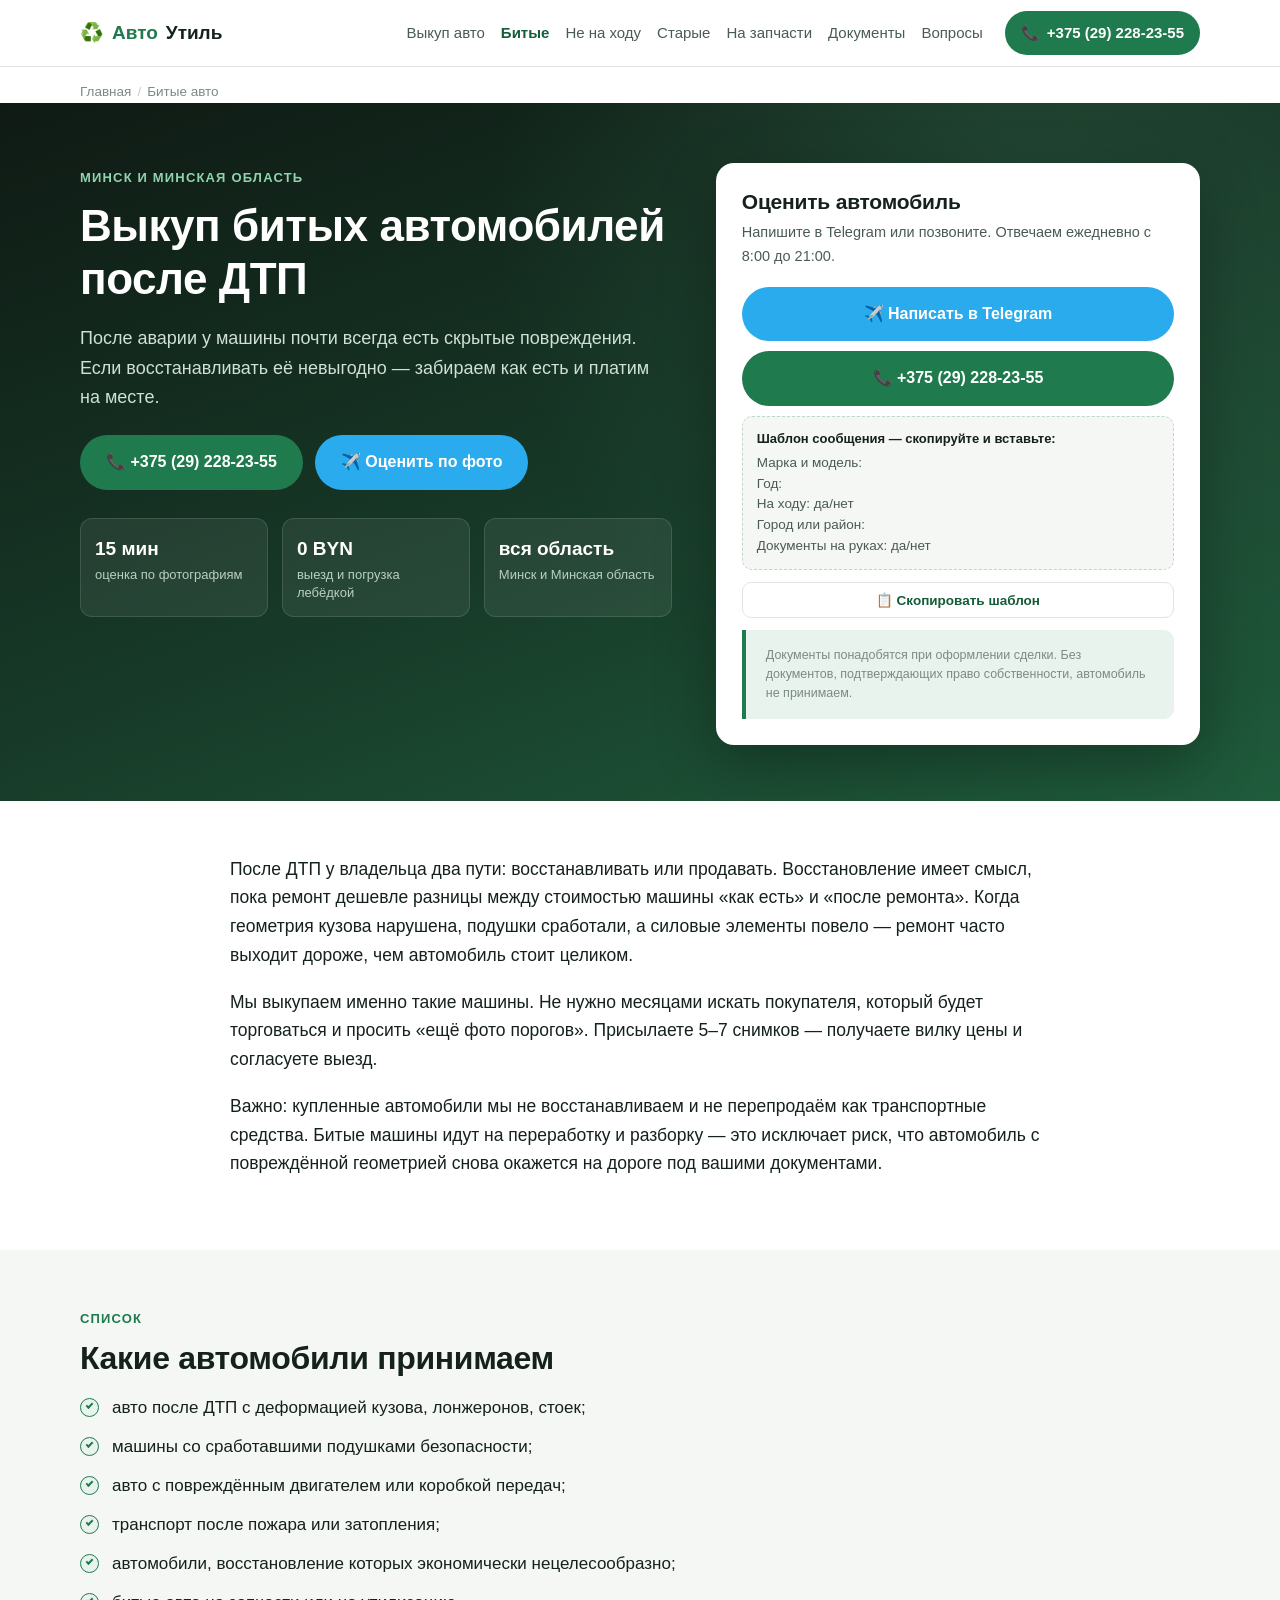
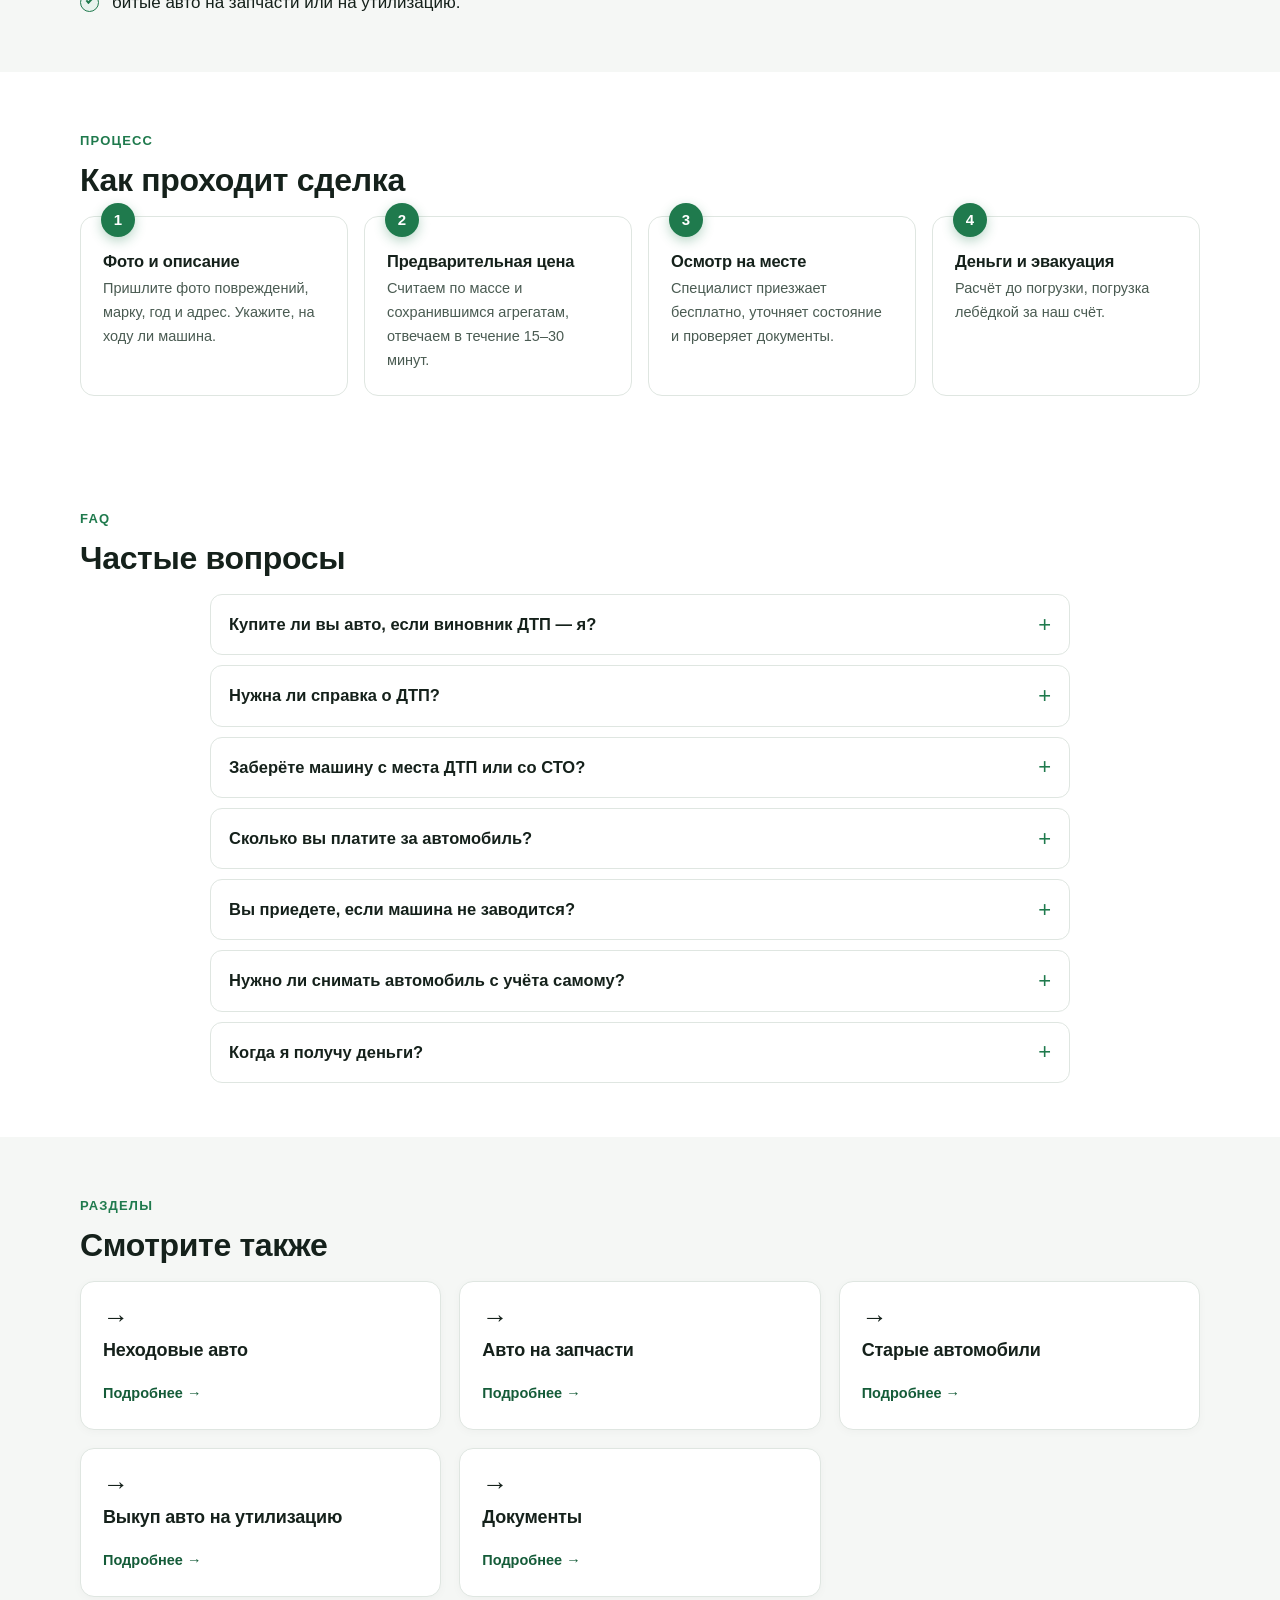
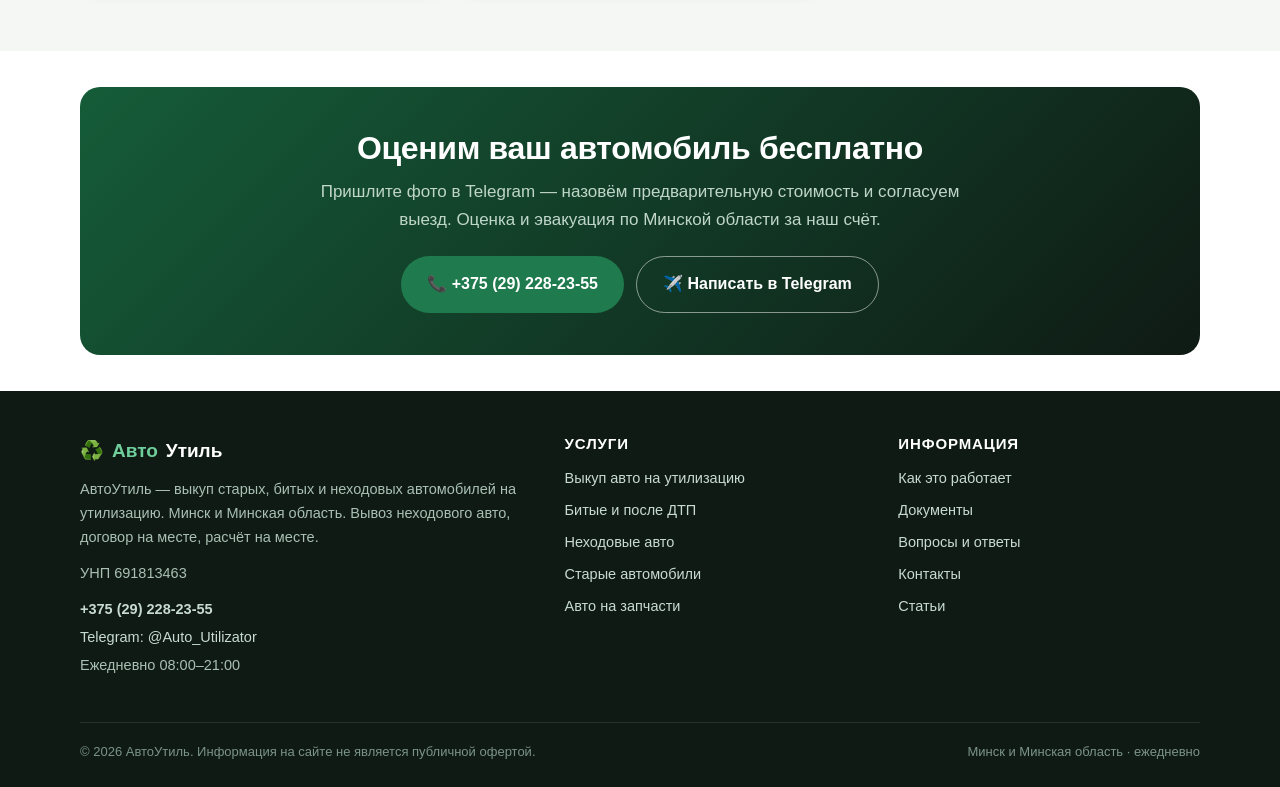
<file: bitye-avto/index.html>
<!DOCTYPE html>
<html lang="ru">
<head>
<meta charset="utf-8">
<meta name="viewport" content="width=device-width, initial-scale=1">
<title>Выкуп битых авто после ДТП в Минске — оценка и вывоз</title>
<meta name="description" content="Выкупаем битые автомобили после ДТП в Минске и Минской области: неходовые, с повреждённым кузовом и двигателем. Оценка по фото, бесплатный вывоз, деньги на месте.">
<meta name="keywords" content="выкуп битых авто минск, битые автомобили выкуп, авто после дтп выкуп, купить битое авто на запчасти">
<meta name="robots" content="index,follow,max-image-preview:large">
<link rel="canonical" href="https://utilizator.by/bitye-avto/">
<meta property="og:type" content="website">
<meta property="og:locale" content="ru_BY">
<meta property="og:site_name" content="АвтоУтиль">
<meta property="og:title" content="Выкуп битых авто после ДТП в Минске — оценка и вывоз">
<meta property="og:description" content="Выкупаем битые автомобили после ДТП в Минске и Минской области: неходовые, с повреждённым кузовом и двигателем. Оценка по фото, бесплатный вывоз, деньги на месте.">
<meta property="og:url" content="https://utilizator.by/bitye-avto/">
<meta property="og:image" content="https://utilizator.by/img/hero.jpg">
<meta name="twitter:card" content="summary_large_image">
<meta name="theme-color" content="#155c39">
<link rel="icon" href="../favicon.svg" type="image/svg+xml">
<link rel="stylesheet" href="../css/style.css">
<script type="application/ld+json">{"@context":"https://schema.org","@type":"AutoWrecker","@id":"https://utilizator.by/#org",
"name":"АвтоУтиль","url":"https://utilizator.by/","telephone":"+375292282355",
"image":"https://utilizator.by/img/hero.jpg",
"description":"Выкуп старых, битых и неходовых автомобилей на утилизацию в Минске и Минской области. Оценка по фото, вывоз неходового авто, договор на месте.",
"currenciesAccepted":"BYN","paymentAccepted":"Наличные, перевод",
"areaServed":[{"@type":"City","name":"Минск"},{"@type":"AdministrativeArea","name":"Минская область"}],
"address":{"@type":"PostalAddress","addressLocality":"Минск","addressCountry":"BY"},
"openingHoursSpecification":[{"@type":"OpeningHoursSpecification",
"dayOfWeek":["Monday","Tuesday","Wednesday","Thursday","Friday","Saturday","Sunday"],
"opens":"08:00","closes":"21:00"}],
"sameAs":["https://t.me/Auto_Utilizator"]}</script>
<script type="application/ld+json">{"@context":"https://schema.org","@type":"FAQPage","mainEntity":[{"@type":"Question","name":"Купите ли вы авто, если виновник ДТП — я?","acceptedAnswer":{"@type":"Answer","text":"Да, обстоятельства аварии на выкуп не влияют. Важно, что вы собственник автомобиля и можете подтвердить право собственности документами."}},{"@type":"Question","name":"Нужна ли справка о ДТП?","acceptedAnswer":{"@type":"Answer","text":"Нет, для выкупа она не требуется. Но если автомобиль в розыске или на нём есть ограничения, сделка невозможна — скажите об этом до выезда."}},{"@type":"Question","name":"Заберёте машину с места ДТП или со СТО?","acceptedAnswer":{"@type":"Answer","text":"Да, забираем оттуда, где она находится: со стоянки, из двора, с СТО. Доставку берём на себя."}},{"@type":"Question","name":"Сколько вы платите за автомобиль?","acceptedAnswer":{"@type":"Answer","text":"Сумма зависит от массы автомобиля, содержания чёрного и цветного металла, комплектности и состояния агрегатов. Назвать точную цифру «по телефону» невозможно — её видно по фотографиям. Пришлите 5–7 снимков в Telegram, и мы ответим с предварительной стоимостью в течение 15–30 минут."}},{"@type":"Question","name":"Вы приедете, если машина не заводится?","acceptedAnswer":{"@type":"Answer","text":"Да. Организуем вывоз: неходовые автомобили забираем штатно. Единственное условие — должен быть доступ для подъезда. Если машина стоит в подземном паркинге или за плотным забором, сообщите заранее: согласуем способ погрузки."}},{"@type":"Question","name":"Нужно ли снимать автомобиль с учёта самому?","acceptedAnswer":{"@type":"Answer","text":"Да, это процедура владельца. Мы оформляем договор на месте и сразу отдаём копию на руки."}},{"@type":"Question","name":"Когда я получу деньги?","acceptedAnswer":{"@type":"Answer","text":"На месте, до погрузки. Наличными или переводом на карту — как удобнее. Никаких «оплатим после переработки»."}}]}</script>
<script type="application/ld+json">{"@context":"https://schema.org","@type":"Service","name":"Выкуп битых автомобилей после ДТП","description":"Выкупаем битые автомобили после ДТП в Минске и Минской области: неходовые, с повреждённым кузовом и двигателем. Оценка по фото, бесплатный вывоз, деньги на месте.","provider":{"@id":"https://utilizator.by/#org"},"areaServed":[{"@type":"City","name":"Минск"},{"@type":"AdministrativeArea","name":"Минская область"}],"url":"https://utilizator.by/bitye-avto/"}</script>
<script type="application/ld+json">{"@context":"https://schema.org","@type":"BreadcrumbList","itemListElement":[{"@type":"ListItem","position":1,"name":"Главная","item":"https://utilizator.by/"},{"@type":"ListItem","position":2,"name":"Битые авто","item":"https://utilizator.by/bitye-avto/"}]}</script>
</head>
<body>
<header class="hdr"><div class="wrap hdr-in">
<a class="logo" href="../index.html">♻️ <span>Авто</span>Утиль</a>
<button class="burger" id="burger" aria-label="Меню" aria-expanded="false">☰</button>
<nav class="nav" id="nav" aria-label="Основное меню"><a href="../vykup-avto/index.html">Выкуп авто</a><a href="../bitye-avto/index.html" class="active">Битые</a><a href="../nekhodovye-avto/index.html">Не на ходу</a><a href="../starye-avto/index.html">Старые</a><a href="../avto-na-zapchasti/index.html">На запчасти</a><a href="../dokumenty-dlya-utilizatsii-avto/index.html">Документы</a><a href="../faq/index.html">Вопросы</a></nav>
<a class="hdr-phone" href="tel:+375292282355">📞 <span>+375 (29) 228-23-55</span></a>
</div></header>
<main>
<nav class="bc" aria-label="Хлебные крошки"><div class="wrap"><ol><li><a href="../index.html">Главная</a></li><li><a href="../bitye-avto/index.html">Битые авто</a></li></ol></div></nav>
<section class="hero"><div class="wrap"><div class="hero-grid">
<div>
<span class="eyebrow" style="color:#8fd4ad">Минск и Минская область</span>
<h1>Выкуп битых автомобилей после ДТП</h1>
<p class="lead">После аварии у машины почти всегда есть скрытые повреждения. Если восстанавливать её невыгодно — забираем как есть и платим на месте.</p>
<div class="btn-row">
<a class="btn btn-p" href="tel:+375292282355">📞 +375 (29) 228-23-55</a>
<a class="btn btn-tg" href="https://t.me/Auto_Utilizator" rel="nofollow noopener" target="_blank">✈️ Оценить по фото</a>
</div>
<div class="usp">
  <div><b>15 мин</b><small>оценка по фотографиям</small></div>
  <div><b>0 BYN</b><small>выезд и погрузка лебёдкой</small></div>
  <div><b>вся область</b><small>Минск и Минская область</small></div>
</div>
</div>
<div class="card-cta">
<h2>Оценить автомобиль</h2>
<p class="hint">Напишите в Telegram или позвоните. Отвечаем ежедневно с 8:00 до 21:00.</p>
<a class="btn btn-tg" href="https://t.me/Auto_Utilizator" rel="nofollow noopener" target="_blank">✈️ Написать в Telegram</a>
<a class="btn btn-p" href="tel:+375292282355">📞 +375 (29) 228-23-55</a>
<div class="copy-box">
  <strong>Шаблон сообщения — скопируйте и вставьте:</strong>
  <span id="tpl">Марка и модель: <br>Год: <br>На ходу: да/нет<br>Город или район: <br>Документы на руках: да/нет</span>
</div>
<button class="copy-btn" data-copy="tpl">📋 Скопировать шаблон</button>
<p class="note">Документы понадобятся при оформлении сделки. Без документов, подтверждающих право собственности, автомобиль не принимаем.</p>
</div>
</div></div></section><section><div class="wrap"><div class="narrow article"><p>После ДТП у владельца два пути: восстанавливать или продавать. Восстановление имеет смысл, пока ремонт дешевле разницы между стоимостью машины «как есть» и «после ремонта». Когда геометрия кузова нарушена, подушки сработали, а силовые элементы повело — ремонт часто выходит дороже, чем автомобиль стоит целиком.</p><p>Мы выкупаем именно такие машины. Не нужно месяцами искать покупателя, который будет торговаться и просить «ещё фото порогов». Присылаете 5–7 снимков — получаете вилку цены и согласуете выезд.</p><p>Важно: купленные автомобили мы не восстанавливаем и не перепродаём как транспортные средства. Битые машины идут на переработку и разборку — это исключает риск, что автомобиль с повреждённой геометрией снова окажется на дороге под вашими документами.</p></div></div></section><section class="bg-soft"><div class="wrap"><span class="eyebrow">Список</span><h2>Какие автомобили принимаем</h2><ul class="checks"><li>авто после ДТП с деформацией кузова, лонжеронов, стоек;</li><li>машины со сработавшими подушками безопасности;</li><li>авто с повреждённым двигателем или коробкой передач;</li><li>транспорт после пожара или затопления;</li><li>автомобили, восстановление которых экономически нецелесообразно;</li><li>битые авто на запчасти или на утилизацию.</li></ul></div></section><section class=""><div class="wrap"><span class="eyebrow">Процесс</span><h2>Как проходит сделка</h2><div class="steps"><div class='step'><h3>Фото и описание</h3><p>Пришлите фото повреждений, марку, год и адрес. Укажите, на ходу ли машина.</p></div><div class='step'><h3>Предварительная цена</h3><p>Считаем по массе и сохранившимся агрегатам, отвечаем в течение 15–30 минут.</p></div><div class='step'><h3>Осмотр на месте</h3><p>Специалист приезжает бесплатно, уточняет состояние и проверяет документы.</p></div><div class='step'><h3>Деньги и эвакуация</h3><p>Расчёт до погрузки, погрузка лебёдкой за наш счёт.</p></div></div></div></section><section class=""><div class="wrap"><span class="eyebrow">FAQ</span><h2>Частые вопросы</h2><div class="faq"><details><summary>Купите ли вы авто, если виновник ДТП — я?</summary><div class="ans"><p>Да, обстоятельства аварии на выкуп не влияют. Важно, что вы собственник автомобиля и можете подтвердить право собственности документами.</p></div></details><details><summary>Нужна ли справка о ДТП?</summary><div class="ans"><p>Нет, для выкупа она не требуется. Но если автомобиль в розыске или на нём есть ограничения, сделка невозможна — скажите об этом до выезда.</p></div></details><details><summary>Заберёте машину с места ДТП или со СТО?</summary><div class="ans"><p>Да, забираем оттуда, где она находится: со стоянки, из двора, с СТО. Доставку берём на себя.</p></div></details><details><summary>Сколько вы платите за автомобиль?</summary><div class="ans"><p>Сумма зависит от массы автомобиля, содержания чёрного и цветного металла, комплектности и состояния агрегатов. Назвать точную цифру «по телефону» невозможно — её видно по фотографиям. Пришлите 5–7 снимков в Telegram, и мы ответим с предварительной стоимостью в течение 15–30 минут.</p></div></details><details><summary>Вы приедете, если машина не заводится?</summary><div class="ans"><p>Да. Организуем вывоз: неходовые автомобили забираем штатно. Единственное условие — должен быть доступ для подъезда. Если машина стоит в подземном паркинге или за плотным забором, сообщите заранее: согласуем способ погрузки.</p></div></details><details><summary>Нужно ли снимать автомобиль с учёта самому?</summary><div class="ans"><p>Да, это процедура владельца. Мы оформляем договор на месте и сразу отдаём копию на руки.</p></div></details><details><summary>Когда я получу деньги?</summary><div class="ans"><p>На месте, до погрузки. Наличными или переводом на карту — как удобнее. Никаких «оплатим после переработки».</p></div></details></div></div></section><section class="bg-soft"><div class="wrap"><span class="eyebrow">Разделы</span><h2>Смотрите также</h2><div class="grid g3"><a class="card-link" href="../nekhodovye-avto/index.html"><div class="card"><span class="ico">→</span><h3>Неходовые авто</h3><p></p><span class="more">Подробнее →</span></div></a><a class="card-link" href="../avto-na-zapchasti/index.html"><div class="card"><span class="ico">→</span><h3>Авто на запчасти</h3><p></p><span class="more">Подробнее →</span></div></a><a class="card-link" href="../starye-avto/index.html"><div class="card"><span class="ico">→</span><h3>Старые автомобили</h3><p></p><span class="more">Подробнее →</span></div></a><a class="card-link" href="../vykup-avto/index.html"><div class="card"><span class="ico">→</span><h3>Выкуп авто на утилизацию</h3><p></p><span class="more">Подробнее →</span></div></a><a class="card-link" href="../dokumenty-dlya-utilizatsii-avto/index.html"><div class="card"><span class="ico">→</span><h3>Документы</h3><p></p><span class="more">Подробнее →</span></div></a></div></div></section><section class="tight"><div class="wrap"><div class="cta">
<h2>Оценим ваш автомобиль бесплатно</h2><p>Пришлите фото в Telegram — назовём предварительную стоимость и согласуем выезд. Оценка и эвакуация по Минской области за наш счёт.</p>
<div class="btn-row" style="justify-content:center">
<a class="btn btn-p" href="tel:+375292282355">📞 +375 (29) 228-23-55</a>
<a class="btn btn-s" href="https://t.me/Auto_Utilizator" rel="nofollow noopener" target="_blank">✈️ Написать в Telegram</a>
</div></div></div></section>
</main>
<footer><div class="wrap">
<div class="f-grid">
  <div>
    <a class="logo" href="../index.html">♻️ <span>Авто</span>Утиль</a>
    <p style="margin-bottom:12px">АвтоУтиль — выкуп старых, битых и неходовых автомобилей на утилизацию. Минск и Минская область. Вывоз неходового авто, договор на месте, расчёт на месте.</p>
    <p style="margin-bottom:12px">УНП 691813463</p>
    <p style="margin-bottom:4px"><a href="tel:+375292282355"><strong>+375 (29) 228-23-55</strong></a></p>
    <p style="margin-bottom:4px"><a href="https://t.me/Auto_Utilizator" rel="nofollow noopener" target="_blank">Telegram: @Auto_Utilizator</a></p>
    <p>Ежедневно 08:00–21:00</p>
  </div>
  <div><h3>Услуги</h3><ul><li><a href="../vykup-avto/index.html">Выкуп авто на утилизацию</a></li><li><a href="../bitye-avto/index.html">Битые и после ДТП</a></li><li><a href="../nekhodovye-avto/index.html">Неходовые авто</a></li><li><a href="../starye-avto/index.html">Старые автомобили</a></li><li><a href="../avto-na-zapchasti/index.html">Авто на запчасти</a></li></ul></div>
  <div><h3>Информация</h3><ul><li><a href="../kak-rabotaem/index.html">Как это работает</a></li><li><a href="../dokumenty-dlya-utilizatsii-avto/index.html">Документы</a></li><li><a href="../faq/index.html">Вопросы и ответы</a></li><li><a href="../kontakty/index.html">Контакты</a></li><li><a href="../blog/index.html">Статьи</a></li></ul></div>
</div>
<div class="f-bottom">
  <span>© 2026 АвтоУтиль. Информация на сайте не является публичной офертой.</span>
  <span>Минск и Минская область · ежедневно</span>
</div>
</div></footer>
<div class="callbar">
<a class="c1" href="tel:+375292282355">📞 Позвонить</a>
<a class="c2" href="https://t.me/Auto_Utilizator" rel="nofollow noopener" target="_blank">✈️ Telegram</a>
</div>
<script src="../js/main.js" defer></script>
</body>
</html>
</file>
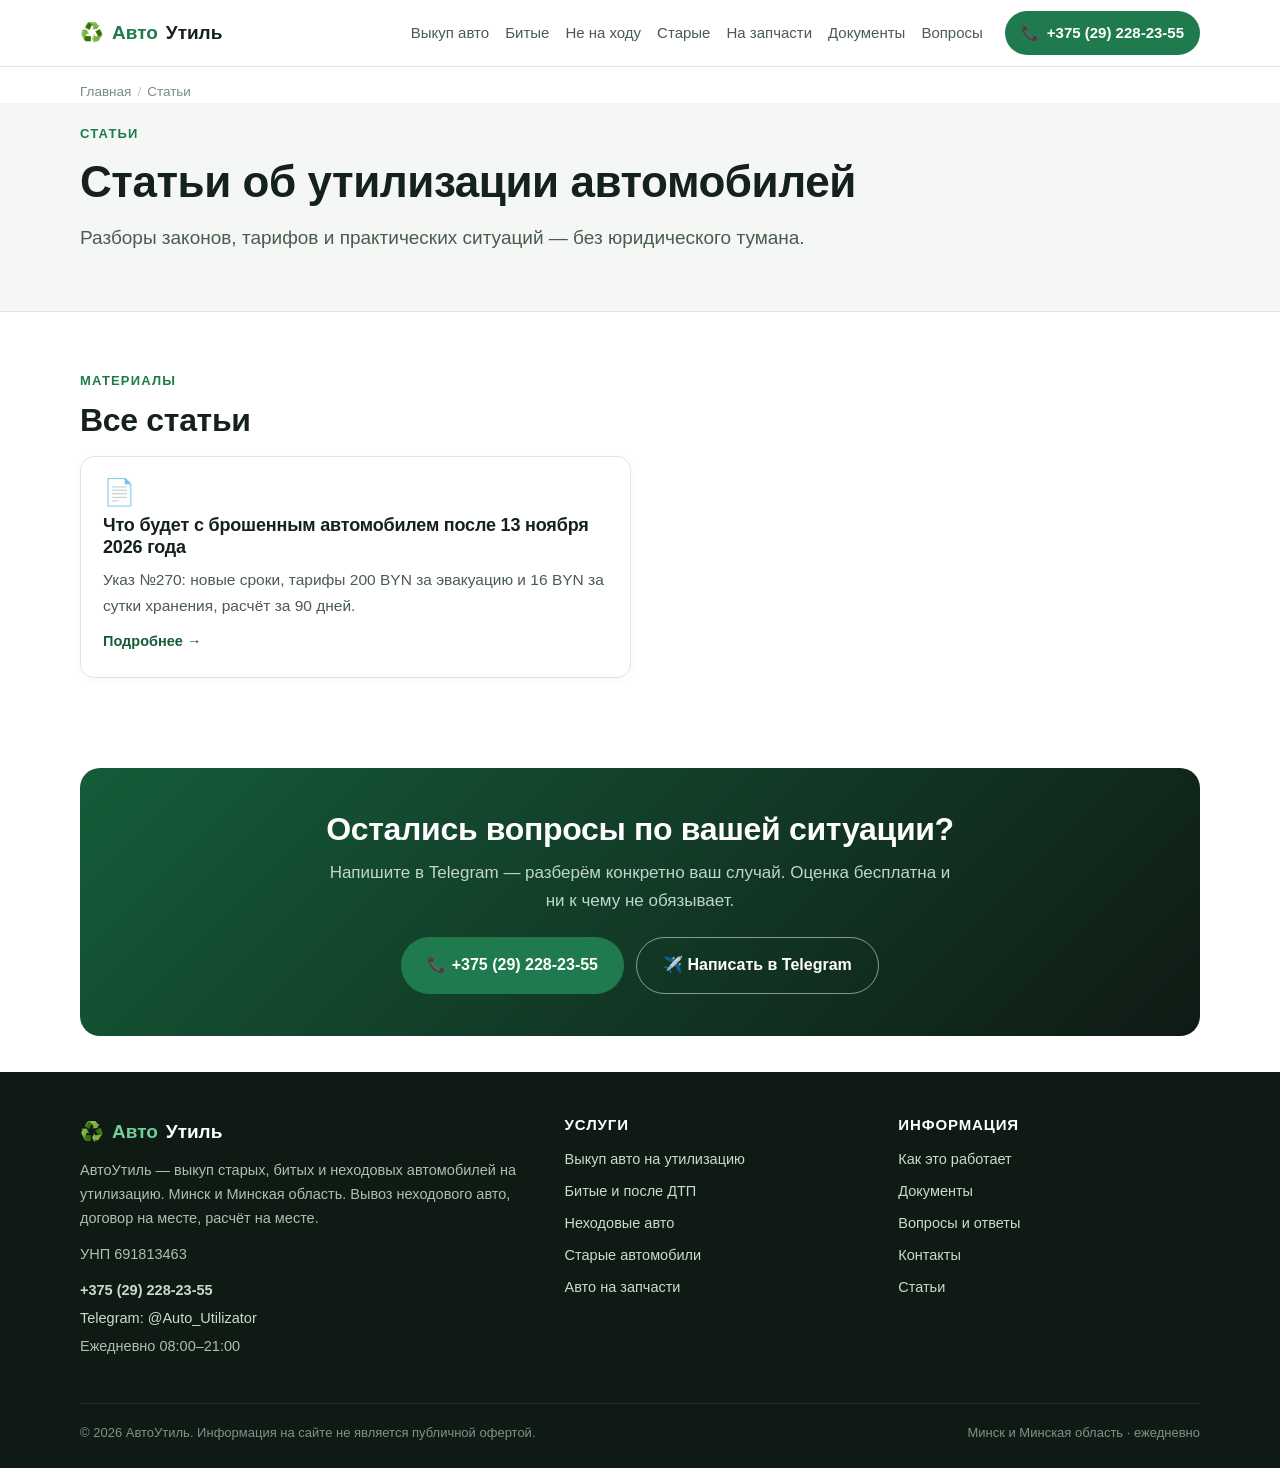
<file: blog/index.html>
<!DOCTYPE html>
<html lang="ru">
<head>
<meta charset="utf-8">
<meta name="viewport" content="width=device-width, initial-scale=1">
<title>Статьи об утилизации авто — блог АвтоУтиль</title>
<meta name="description" content="Разборы по утилизации автомобилей в Беларуси: Указ №270, тарифы на эвакуацию и хранение, документы и снятие с учёта.">
<meta name="keywords" content="утилизация авто статьи, блог об автомобилях беларусь">
<meta name="robots" content="index,follow,max-image-preview:large">
<link rel="canonical" href="https://utilizator.by/blog/">
<meta property="og:type" content="website">
<meta property="og:locale" content="ru_BY">
<meta property="og:site_name" content="АвтоУтиль">
<meta property="og:title" content="Статьи об утилизации авто — блог АвтоУтиль">
<meta property="og:description" content="Разборы по утилизации автомобилей в Беларуси: Указ №270, тарифы на эвакуацию и хранение, документы и снятие с учёта.">
<meta property="og:url" content="https://utilizator.by/blog/">
<meta property="og:image" content="https://utilizator.by/img/hero.jpg">
<meta name="twitter:card" content="summary_large_image">
<meta name="theme-color" content="#155c39">
<link rel="icon" href="../favicon.svg" type="image/svg+xml">
<link rel="stylesheet" href="../css/style.css">
<script type="application/ld+json">{"@context":"https://schema.org","@type":"AutoWrecker","@id":"https://utilizator.by/#org",
"name":"АвтоУтиль","url":"https://utilizator.by/","telephone":"+375292282355",
"image":"https://utilizator.by/img/hero.jpg",
"description":"Выкуп старых, битых и неходовых автомобилей на утилизацию в Минске и Минской области. Оценка по фото, вывоз неходового авто, договор на месте.",
"currenciesAccepted":"BYN","paymentAccepted":"Наличные, перевод",
"areaServed":[{"@type":"City","name":"Минск"},{"@type":"AdministrativeArea","name":"Минская область"}],
"address":{"@type":"PostalAddress","addressLocality":"Минск","addressCountry":"BY"},
"openingHoursSpecification":[{"@type":"OpeningHoursSpecification",
"dayOfWeek":["Monday","Tuesday","Wednesday","Thursday","Friday","Saturday","Sunday"],
"opens":"08:00","closes":"21:00"}],
"sameAs":["https://t.me/Auto_Utilizator"]}</script>
<script type="application/ld+json">{"@context":"https://schema.org","@type":"BreadcrumbList","itemListElement":[{"@type":"ListItem","position":1,"name":"Главная","item":"https://utilizator.by/"},{"@type":"ListItem","position":2,"name":"Статьи","item":"https://utilizator.by/blog/"}]}</script>
</head>
<body>
<header class="hdr"><div class="wrap hdr-in">
<a class="logo" href="../index.html">♻️ <span>Авто</span>Утиль</a>
<button class="burger" id="burger" aria-label="Меню" aria-expanded="false">☰</button>
<nav class="nav" id="nav" aria-label="Основное меню"><a href="../vykup-avto/index.html">Выкуп авто</a><a href="../bitye-avto/index.html">Битые</a><a href="../nekhodovye-avto/index.html">Не на ходу</a><a href="../starye-avto/index.html">Старые</a><a href="../avto-na-zapchasti/index.html">На запчасти</a><a href="../dokumenty-dlya-utilizatsii-avto/index.html">Документы</a><a href="../faq/index.html">Вопросы</a></nav>
<a class="hdr-phone" href="tel:+375292282355">📞 <span>+375 (29) 228-23-55</span></a>
</div></header>
<main>
<nav class="bc" aria-label="Хлебные крошки"><div class="wrap"><ol><li><a href="../index.html">Главная</a></li><li><a href="../blog/index.html">Статьи</a></li></ol></div></nav>
<section class="phero"><div class="wrap">
<span class="eyebrow">Статьи</span>
<h1>Статьи об утилизации автомобилей</h1>
<p class="lead">Разборы законов, тарифов и практических ситуаций — без юридического тумана.</p>
</div></section><section class=""><div class="wrap"><span class="eyebrow">Материалы</span><h2>Все статьи</h2><div class="grid g2"><a class="card-link" href="../blog/broshennoe-avto-2026/index.html"><div class="card"><span class="ico">📄</span><h3>Что будет с брошенным автомобилем после 13 ноября 2026 года</h3><p>Указ №270: новые сроки, тарифы 200 BYN за эвакуацию и 16 BYN за сутки хранения, расчёт за 90 дней.</p><span class="more">Подробнее →</span></div></a></div></div></section><section class="tight"><div class="wrap"><div class="cta">
<h2>Остались вопросы по вашей ситуации?</h2><p>Напишите в Telegram — разберём конкретно ваш случай. Оценка бесплатна и ни к чему не обязывает.</p>
<div class="btn-row" style="justify-content:center">
<a class="btn btn-p" href="tel:+375292282355">📞 +375 (29) 228-23-55</a>
<a class="btn btn-s" href="https://t.me/Auto_Utilizator" rel="nofollow noopener" target="_blank">✈️ Написать в Telegram</a>
</div></div></div></section>
</main>
<footer><div class="wrap">
<div class="f-grid">
  <div>
    <a class="logo" href="../index.html">♻️ <span>Авто</span>Утиль</a>
    <p style="margin-bottom:12px">АвтоУтиль — выкуп старых, битых и неходовых автомобилей на утилизацию. Минск и Минская область. Вывоз неходового авто, договор на месте, расчёт на месте.</p>
    <p style="margin-bottom:12px">УНП 691813463</p>
    <p style="margin-bottom:4px"><a href="tel:+375292282355"><strong>+375 (29) 228-23-55</strong></a></p>
    <p style="margin-bottom:4px"><a href="https://t.me/Auto_Utilizator" rel="nofollow noopener" target="_blank">Telegram: @Auto_Utilizator</a></p>
    <p>Ежедневно 08:00–21:00</p>
  </div>
  <div><h3>Услуги</h3><ul><li><a href="../vykup-avto/index.html">Выкуп авто на утилизацию</a></li><li><a href="../bitye-avto/index.html">Битые и после ДТП</a></li><li><a href="../nekhodovye-avto/index.html">Неходовые авто</a></li><li><a href="../starye-avto/index.html">Старые автомобили</a></li><li><a href="../avto-na-zapchasti/index.html">Авто на запчасти</a></li></ul></div>
  <div><h3>Информация</h3><ul><li><a href="../kak-rabotaem/index.html">Как это работает</a></li><li><a href="../dokumenty-dlya-utilizatsii-avto/index.html">Документы</a></li><li><a href="../faq/index.html">Вопросы и ответы</a></li><li><a href="../kontakty/index.html">Контакты</a></li><li><a href="../blog/index.html">Статьи</a></li></ul></div>
</div>
<div class="f-bottom">
  <span>© 2026 АвтоУтиль. Информация на сайте не является публичной офертой.</span>
  <span>Минск и Минская область · ежедневно</span>
</div>
</div></footer>
<div class="callbar">
<a class="c1" href="tel:+375292282355">📞 Позвонить</a>
<a class="c2" href="https://t.me/Auto_Utilizator" rel="nofollow noopener" target="_blank">✈️ Telegram</a>
</div>
<script src="../js/main.js" defer></script>
</body>
</html>
</file>
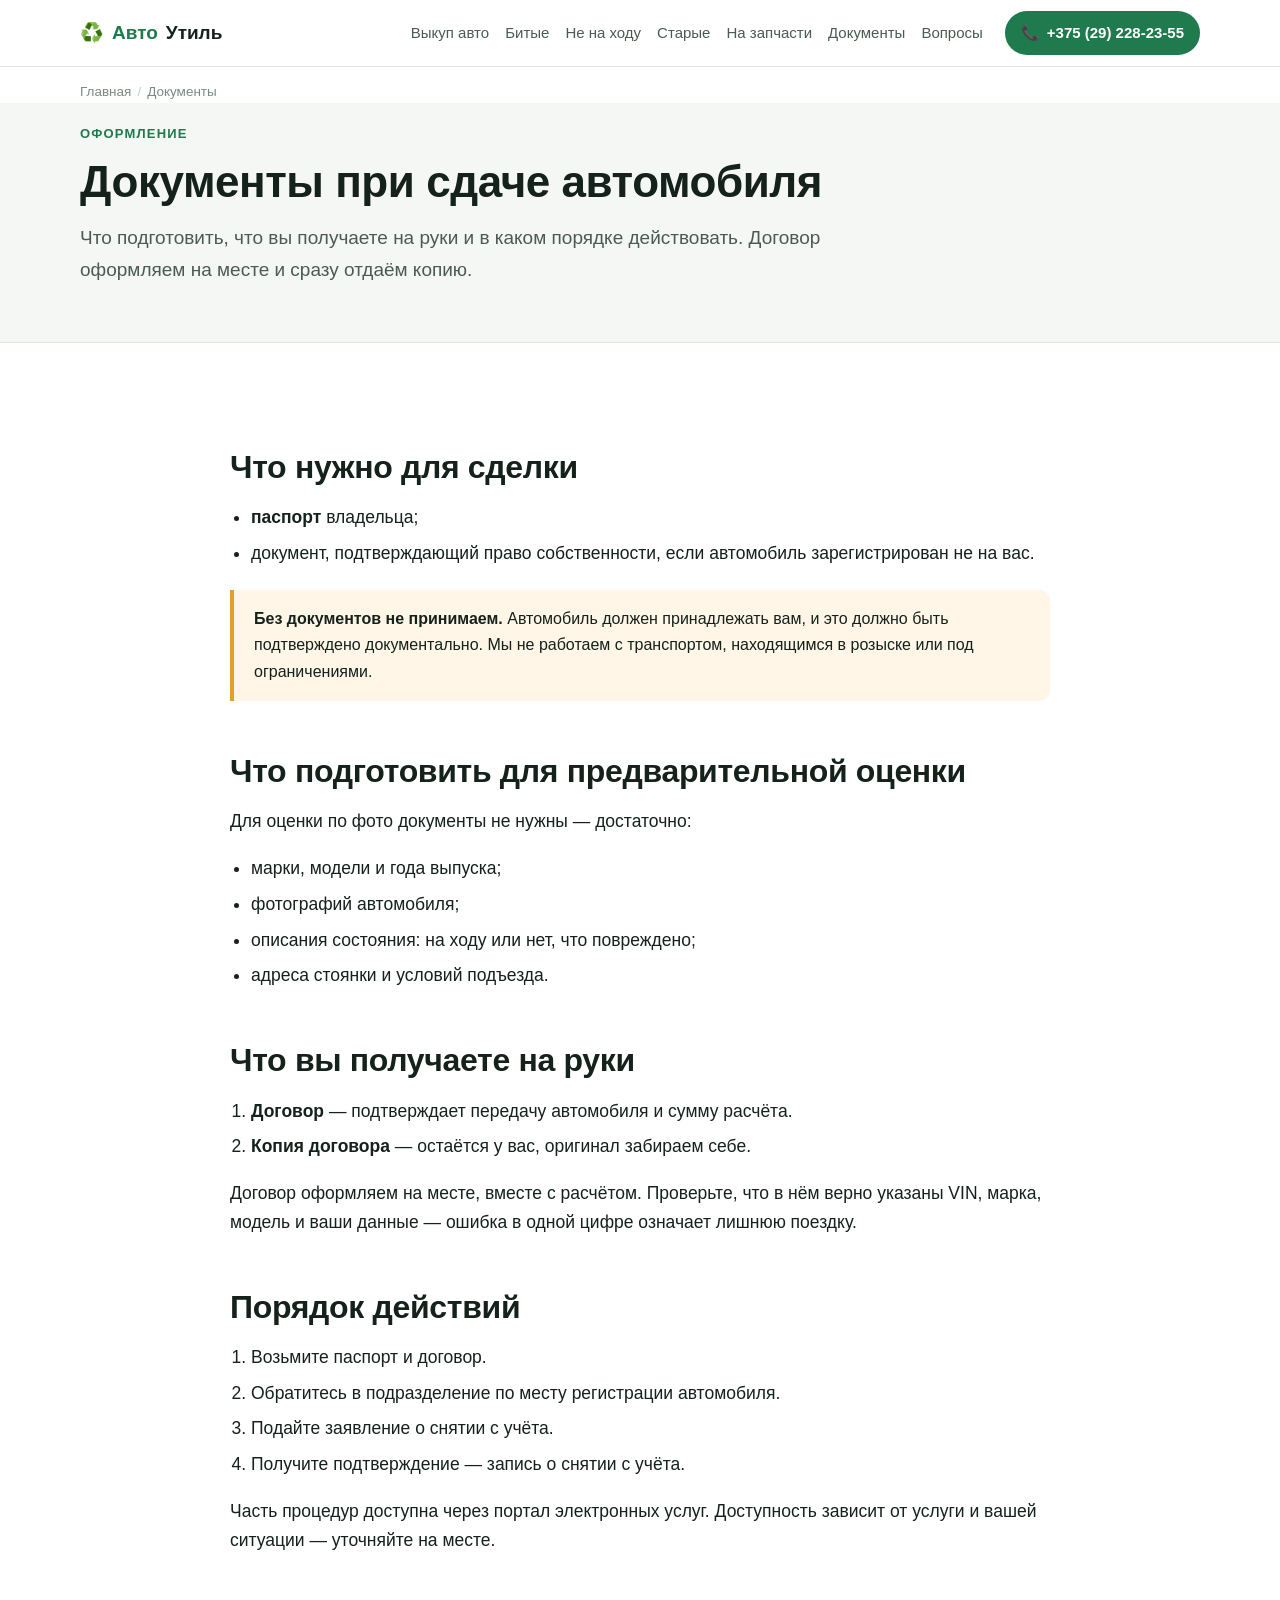
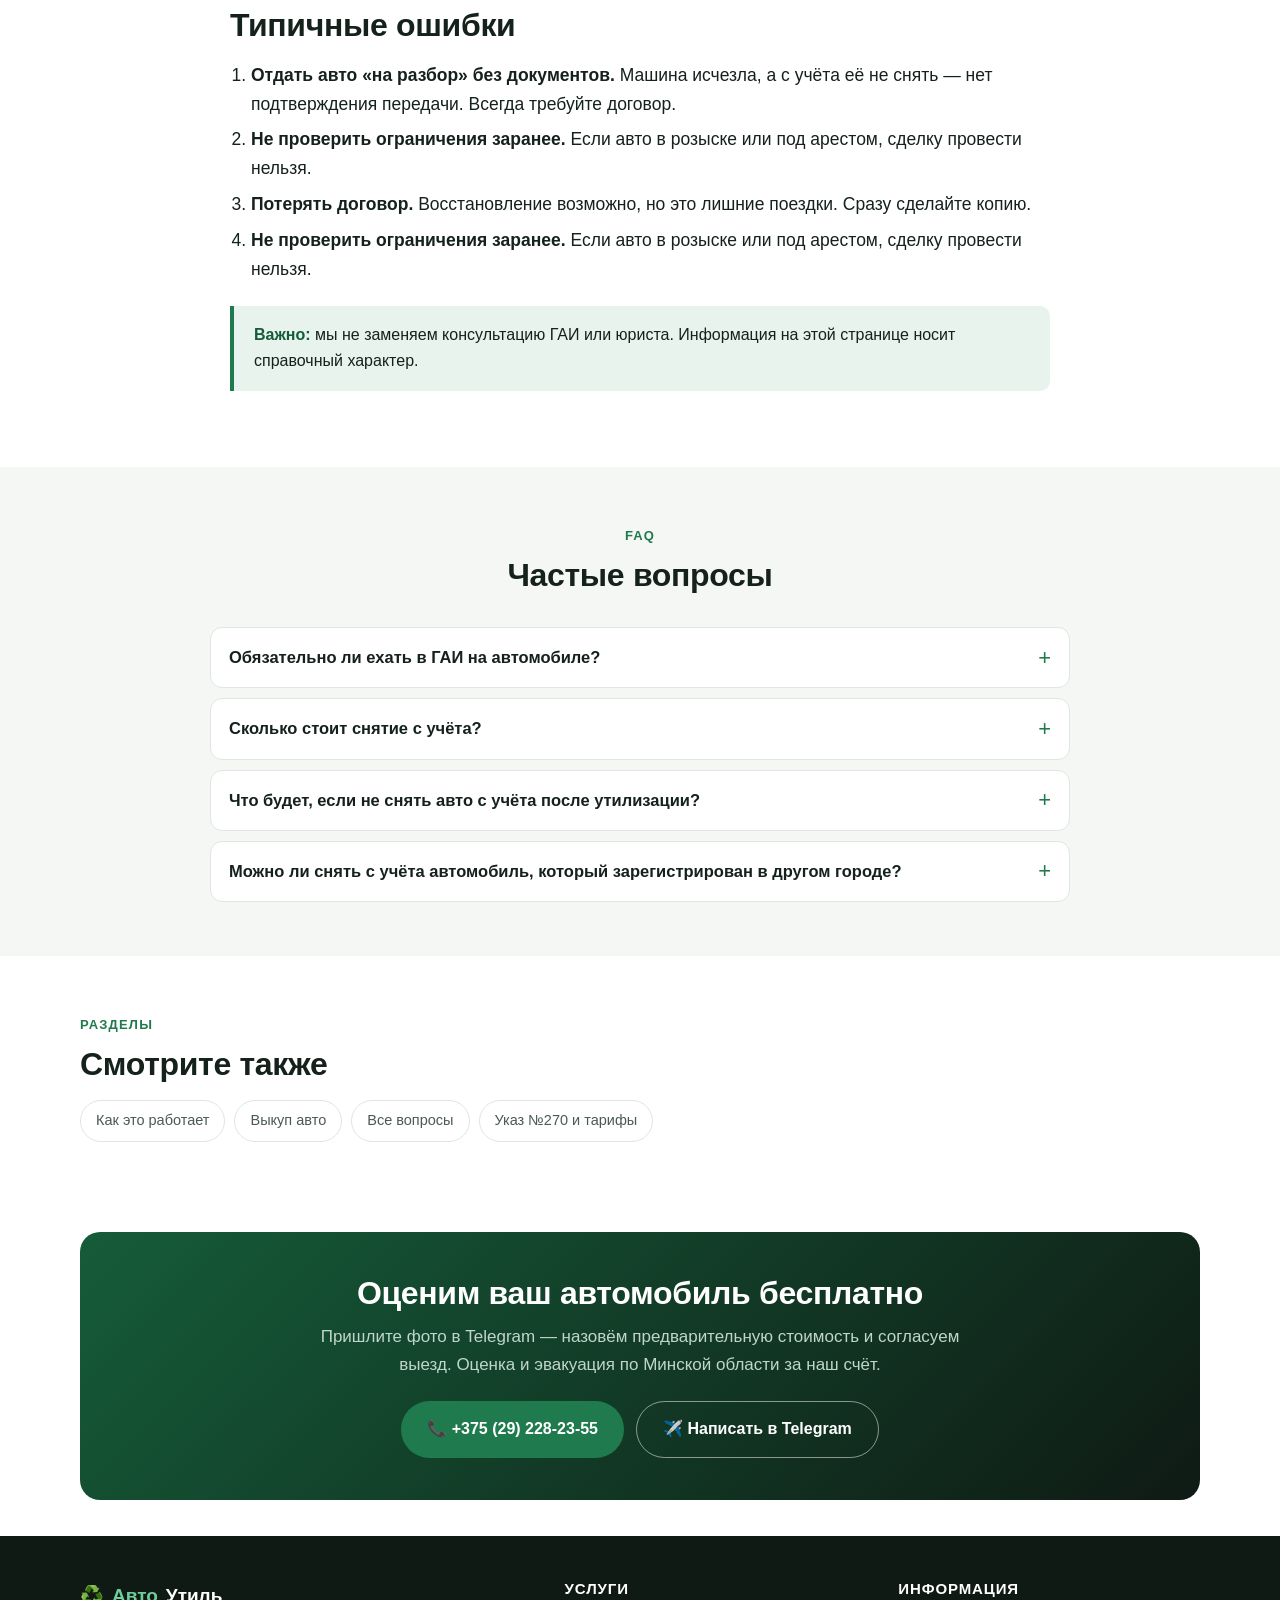
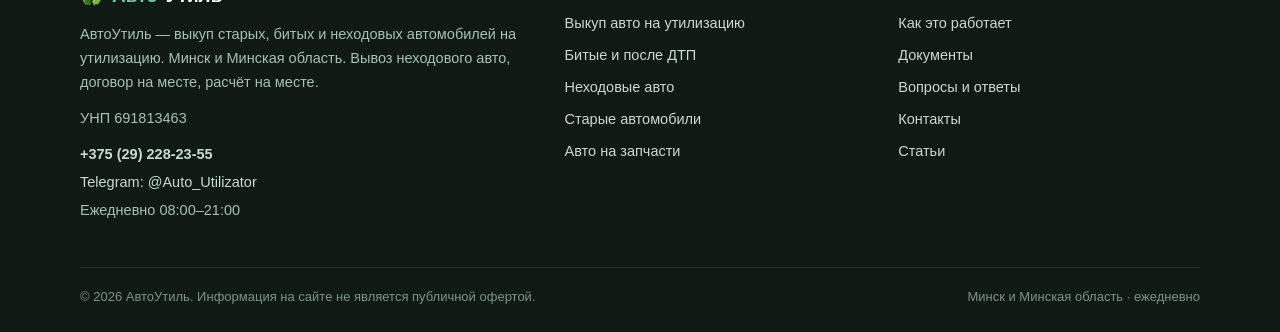
<file: dokumenty-dlya-utilizatsii-avto/index.html>
<!DOCTYPE html>
<html lang="ru">
<head>
<meta charset="utf-8">
<meta name="viewport" content="width=device-width, initial-scale=1">
<title>Документы для утилизации авто и снятие с учёта в ГАИ</title>
<meta name="description" content="Какие документы нужны для сдачи авто на утилизацию в Беларуси и что вы получаете на руки: паспорт и договор.">
<meta name="keywords" content="документы для утилизации авто, снятие с учета после утилизации, договор на выкуп авто">
<meta name="robots" content="index,follow,max-image-preview:large">
<link rel="canonical" href="https://utilizator.by/dokumenty-dlya-utilizatsii-avto/">
<meta property="og:type" content="website">
<meta property="og:locale" content="ru_BY">
<meta property="og:site_name" content="АвтоУтиль">
<meta property="og:title" content="Документы для утилизации авто и снятие с учёта в ГАИ">
<meta property="og:description" content="Какие документы нужны для сдачи авто на утилизацию в Беларуси и что вы получаете на руки: паспорт и договор.">
<meta property="og:url" content="https://utilizator.by/dokumenty-dlya-utilizatsii-avto/">
<meta property="og:image" content="https://utilizator.by/img/hero.jpg">
<meta name="twitter:card" content="summary_large_image">
<meta name="theme-color" content="#155c39">
<link rel="icon" href="../favicon.svg" type="image/svg+xml">
<link rel="stylesheet" href="../css/style.css">
<script type="application/ld+json">{"@context":"https://schema.org","@type":"AutoWrecker","@id":"https://utilizator.by/#org",
"name":"АвтоУтиль","url":"https://utilizator.by/","telephone":"+375292282355",
"image":"https://utilizator.by/img/hero.jpg",
"description":"Выкуп старых, битых и неходовых автомобилей на утилизацию в Минске и Минской области. Оценка по фото, вывоз неходового авто, договор на месте.",
"currenciesAccepted":"BYN","paymentAccepted":"Наличные, перевод",
"areaServed":[{"@type":"City","name":"Минск"},{"@type":"AdministrativeArea","name":"Минская область"}],
"address":{"@type":"PostalAddress","addressLocality":"Минск","addressCountry":"BY"},
"openingHoursSpecification":[{"@type":"OpeningHoursSpecification",
"dayOfWeek":["Monday","Tuesday","Wednesday","Thursday","Friday","Saturday","Sunday"],
"opens":"08:00","closes":"21:00"}],
"sameAs":["https://t.me/Auto_Utilizator"]}</script>
<script type="application/ld+json">{"@context":"https://schema.org","@type":"FAQPage","mainEntity":[{"@type":"Question","name":"Обязательно ли ехать в ГАИ на автомобиле?","acceptedAnswer":{"@type":"Answer","text":"Нет. Автомобиль уже утилизирован, его физически нет. Снятие с учёта в связи с утилизацией проводится по документам, без предъявления машины."}},{"@type":"Question","name":"Сколько стоит снятие с учёта?","acceptedAnswer":{"@type":"Answer","text":"Взимается государственная пошлина. Конкретные тарифы периодически меняются — уточняйте актуальные суммы в подразделении ГАИ."}},{"@type":"Question","name":"Что будет, если не снять авто с учёта после утилизации?","acceptedAnswer":{"@type":"Answer","text":"Транспортный налог и регистрационные записи продолжат числиться за вами. Поэтому снятие с учёта — обязательный завершающий шаг, а не формальность."}},{"@type":"Question","name":"Можно ли снять с учёта автомобиль, который зарегистрирован в другом городе?","acceptedAnswer":{"@type":"Answer","text":"Обращаться нужно в подразделение по месту регистрации транспортного средства. В отдельных случаях возможны иные варианты — уточняйте в ГАИ."}}]}</script>
<script type="application/ld+json">{"@context":"https://schema.org","@type":"BreadcrumbList","itemListElement":[{"@type":"ListItem","position":1,"name":"Главная","item":"https://utilizator.by/"},{"@type":"ListItem","position":2,"name":"Документы","item":"https://utilizator.by/dokumenty-dlya-utilizatsii-avto/"}]}</script>
</head>
<body>
<header class="hdr"><div class="wrap hdr-in">
<a class="logo" href="../index.html">♻️ <span>Авто</span>Утиль</a>
<button class="burger" id="burger" aria-label="Меню" aria-expanded="false">☰</button>
<nav class="nav" id="nav" aria-label="Основное меню"><a href="../vykup-avto/index.html">Выкуп авто</a><a href="../bitye-avto/index.html">Битые</a><a href="../nekhodovye-avto/index.html">Не на ходу</a><a href="../starye-avto/index.html">Старые</a><a href="../avto-na-zapchasti/index.html">На запчасти</a><a href="../dokumenty-dlya-utilizatsii-avto/index.html">Документы</a><a href="../faq/index.html">Вопросы</a></nav>
<a class="hdr-phone" href="tel:+375292282355">📞 <span>+375 (29) 228-23-55</span></a>
</div></header>
<main>
<nav class="bc" aria-label="Хлебные крошки"><div class="wrap"><ol><li><a href="../index.html">Главная</a></li><li><a href="../dokumenty-dlya-utilizatsii-avto/index.html">Документы</a></li></ol></div></nav>
<section class="phero"><div class="wrap">
<span class="eyebrow">Оформление</span>
<h1>Документы при сдаче автомобиля</h1>
<p class="lead">Что подготовить, что вы получаете на руки и в каком порядке действовать. Договор оформляем на месте и сразу отдаём копию.</p>
</div></section>

<section><div class="wrap"><div class="narrow article">


<h2>Что нужно для сделки</h2>
<ul>
<li><strong>паспорт</strong> владельца;</li>
<li>документ, подтверждающий право собственности, если автомобиль зарегистрирован не на вас.</li>
</ul>
<div class="warn"><strong>Без документов не принимаем.</strong> Автомобиль должен принадлежать вам, и это должно быть подтверждено документально. Мы не работаем с транспортом, находящимся в розыске или под ограничениями.</div>

<h2>Что подготовить для предварительной оценки</h2>
<p>Для оценки по фото документы не нужны — достаточно:</p>
<ul>
<li>марки, модели и года выпуска;</li>
<li>фотографий автомобиля;</li>
<li>описания состояния: на ходу или нет, что повреждено;</li>
<li>адреса стоянки и условий подъезда.</li>
</ul>

<h2>Что вы получаете на руки</h2>
<ol>
<li><strong>Договор</strong> — подтверждает передачу автомобиля и сумму расчёта.</li>
<li><strong>Копия договора</strong> — остаётся у вас, оригинал забираем себе.</li>
</ol>
<p>Договор оформляем на месте, вместе с расчётом. Проверьте, что в нём верно указаны VIN, марка, модель и ваши данные — ошибка в одной цифре означает лишнюю поездку.</p>

<h2>Порядок действий</h2>
<ol>
<li>Возьмите паспорт и договор.</li>
<li>Обратитесь в подразделение по месту регистрации автомобиля.</li>
<li>Подайте заявление о снятии с учёта.</li>
<li>Получите подтверждение — запись о снятии с учёта.</li>
</ol>
<p>Часть процедур доступна через портал электронных услуг. Доступность зависит от услуги и вашей ситуации — уточняйте на месте.</p>

<h2>Типичные ошибки</h2>
<ol>
<li><strong>Отдать авто «на разбор» без документов.</strong> Машина исчезла, а с учёта её не снять — нет подтверждения передачи. Всегда требуйте договор.</li>
<li><strong>Не проверить ограничения заранее.</strong> Если авто в розыске или под арестом, сделку провести нельзя.</li>
<li><strong>Потерять договор.</strong> Восстановление возможно, но это лишние поездки. Сразу сделайте копию.</li>
<li><strong>Не проверить ограничения заранее.</strong> Если авто в розыске или под арестом, сделку провести нельзя.</li>
</ol>
<div class="note"><strong>Важно:</strong> мы не заменяем консультацию ГАИ или юриста. Информация на этой странице носит справочный характер.</div>
</div></div></section><section class="bg-soft"><div class="wrap"><div class="sec-head"><span class="eyebrow">FAQ</span><h2>Частые вопросы</h2></div><div class="faq"><details><summary>Обязательно ли ехать в ГАИ на автомобиле?</summary><div class="ans"><p>Нет. Автомобиля физически уже нет — снятие с учёта проводится по документам, без предъявления машины.</p></div></details><details><summary>Сколько стоит снятие с учёта?</summary><div class="ans"><p>Взимается государственная пошлина. Конкретные тарифы периодически меняются — уточняйте актуальные суммы в подразделении ГАИ.</p></div></details><details><summary>Что будет, если не снять авто с учёта после утилизации?</summary><div class="ans"><p>Транспортный налог и регистрационные записи продолжат числиться за вами. Поэтому снятие с учёта — обязательный завершающий шаг, а не формальность.</p></div></details><details><summary>Можно ли снять с учёта автомобиль, который зарегистрирован в другом городе?</summary><div class="ans"><p>Обращаться нужно в подразделение по месту регистрации. В отдельных случаях возможны иные варианты — уточняйте в ГАИ.</p></div></details></div></div></section><section class=""><div class="wrap"><span class="eyebrow">Разделы</span><h2>Смотрите также</h2><ul class="links-cloud"><li><a href="../kak-rabotaem/index.html">Как это работает</a></li><li><a href="../vykup-avto/index.html">Выкуп авто</a></li><li><a href="../faq/index.html">Все вопросы</a></li><li><a href="../blog/broshennoe-avto-2026/index.html">Указ №270 и тарифы</a></li></ul></div></section><section class="tight"><div class="wrap"><div class="cta">
<h2>Оценим ваш автомобиль бесплатно</h2><p>Пришлите фото в Telegram — назовём предварительную стоимость и согласуем выезд. Оценка и эвакуация по Минской области за наш счёт.</p>
<div class="btn-row" style="justify-content:center">
<a class="btn btn-p" href="tel:+375292282355">📞 +375 (29) 228-23-55</a>
<a class="btn btn-s" href="https://t.me/Auto_Utilizator" rel="nofollow noopener" target="_blank">✈️ Написать в Telegram</a>
</div></div></div></section>
</main>
<footer><div class="wrap">
<div class="f-grid">
  <div>
    <a class="logo" href="../index.html">♻️ <span>Авто</span>Утиль</a>
    <p style="margin-bottom:12px">АвтоУтиль — выкуп старых, битых и неходовых автомобилей на утилизацию. Минск и Минская область. Вывоз неходового авто, договор на месте, расчёт на месте.</p>
    <p style="margin-bottom:12px">УНП 691813463</p>
    <p style="margin-bottom:4px"><a href="tel:+375292282355"><strong>+375 (29) 228-23-55</strong></a></p>
    <p style="margin-bottom:4px"><a href="https://t.me/Auto_Utilizator" rel="nofollow noopener" target="_blank">Telegram: @Auto_Utilizator</a></p>
    <p>Ежедневно 08:00–21:00</p>
  </div>
  <div><h3>Услуги</h3><ul><li><a href="../vykup-avto/index.html">Выкуп авто на утилизацию</a></li><li><a href="../bitye-avto/index.html">Битые и после ДТП</a></li><li><a href="../nekhodovye-avto/index.html">Неходовые авто</a></li><li><a href="../starye-avto/index.html">Старые автомобили</a></li><li><a href="../avto-na-zapchasti/index.html">Авто на запчасти</a></li></ul></div>
  <div><h3>Информация</h3><ul><li><a href="../kak-rabotaem/index.html">Как это работает</a></li><li><a href="../dokumenty-dlya-utilizatsii-avto/index.html">Документы</a></li><li><a href="../faq/index.html">Вопросы и ответы</a></li><li><a href="../kontakty/index.html">Контакты</a></li><li><a href="../blog/index.html">Статьи</a></li></ul></div>
</div>
<div class="f-bottom">
  <span>© 2026 АвтоУтиль. Информация на сайте не является публичной офертой.</span>
  <span>Минск и Минская область · ежедневно</span>
</div>
</div></footer>
<div class="callbar">
<a class="c1" href="tel:+375292282355">📞 Позвонить</a>
<a class="c2" href="https://t.me/Auto_Utilizator" rel="nofollow noopener" target="_blank">✈️ Telegram</a>
</div>
<script src="../js/main.js" defer></script>
</body>
</html>
</file>
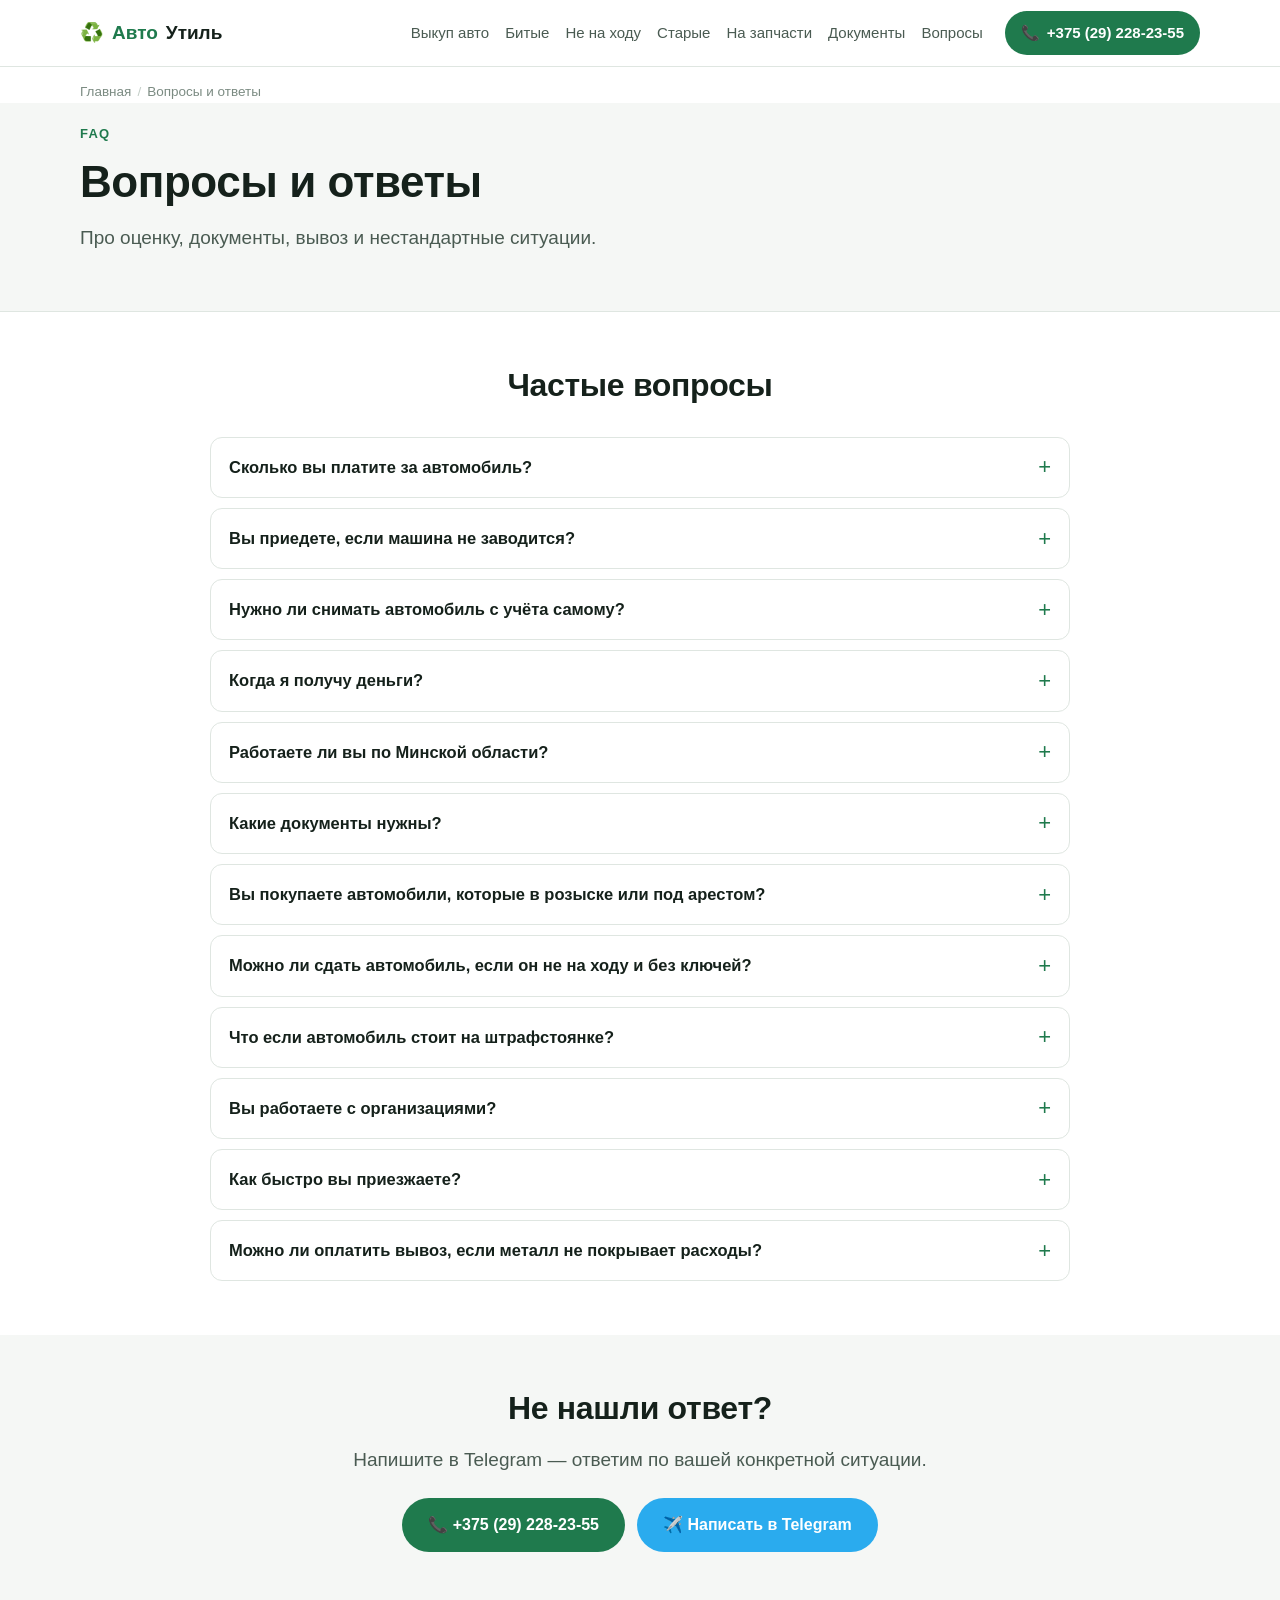
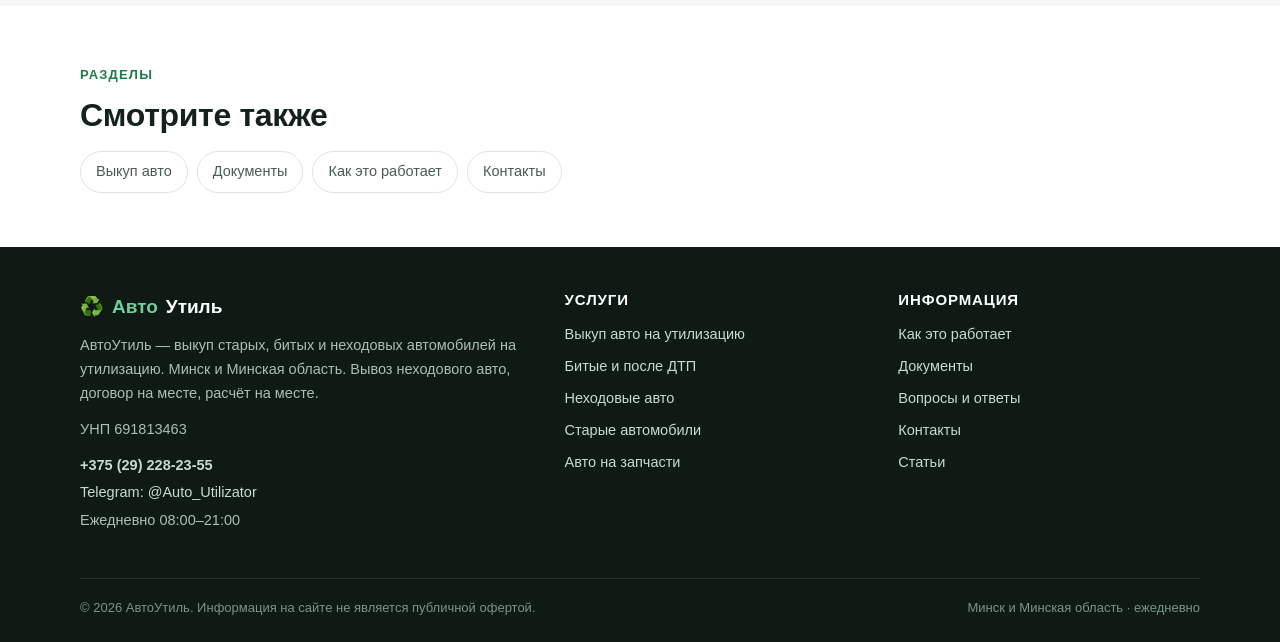
<file: faq/index.html>
<!DOCTYPE html>
<html lang="ru">
<head>
<meta charset="utf-8">
<meta name="viewport" content="width=device-width, initial-scale=1">
<title>Вопросы и ответы об утилизации авто | АвтоУтиль</title>
<meta name="description" content="Ответы на частые вопросы: сколько платят за авто на утилизацию, какие нужны документы, как снять с учёта, приедете ли к неходовому авто.">
<meta name="keywords" content="утилизация авто вопросы, сколько платят за авто на утилизацию, документы для утилизации">
<meta name="robots" content="index,follow,max-image-preview:large">
<link rel="canonical" href="https://utilizator.by/faq/">
<meta property="og:type" content="website">
<meta property="og:locale" content="ru_BY">
<meta property="og:site_name" content="АвтоУтиль">
<meta property="og:title" content="Вопросы и ответы об утилизации авто | АвтоУтиль">
<meta property="og:description" content="Ответы на частые вопросы: сколько платят за авто на утилизацию, какие нужны документы, как снять с учёта, приедете ли к неходовому авто.">
<meta property="og:url" content="https://utilizator.by/faq/">
<meta property="og:image" content="https://utilizator.by/img/hero.jpg">
<meta name="twitter:card" content="summary_large_image">
<meta name="theme-color" content="#155c39">
<link rel="icon" href="../favicon.svg" type="image/svg+xml">
<link rel="stylesheet" href="../css/style.css">
<script type="application/ld+json">{"@context":"https://schema.org","@type":"AutoWrecker","@id":"https://utilizator.by/#org",
"name":"АвтоУтиль","url":"https://utilizator.by/","telephone":"+375292282355",
"image":"https://utilizator.by/img/hero.jpg",
"description":"Выкуп старых, битых и неходовых автомобилей на утилизацию в Минске и Минской области. Оценка по фото, вывоз неходового авто, договор на месте.",
"currenciesAccepted":"BYN","paymentAccepted":"Наличные, перевод",
"areaServed":[{"@type":"City","name":"Минск"},{"@type":"AdministrativeArea","name":"Минская область"}],
"address":{"@type":"PostalAddress","addressLocality":"Минск","addressCountry":"BY"},
"openingHoursSpecification":[{"@type":"OpeningHoursSpecification",
"dayOfWeek":["Monday","Tuesday","Wednesday","Thursday","Friday","Saturday","Sunday"],
"opens":"08:00","closes":"21:00"}],
"sameAs":["https://t.me/Auto_Utilizator"]}</script>
<script type="application/ld+json">{"@context":"https://schema.org","@type":"FAQPage","mainEntity":[{"@type":"Question","name":"Сколько вы платите за автомобиль?","acceptedAnswer":{"@type":"Answer","text":"Сумма зависит от массы автомобиля, содержания чёрного и цветного металла, комплектности и состояния агрегатов. Назвать точную цифру «по телефону» невозможно — её видно по фотографиям. Пришлите 5–7 снимков в Telegram, и мы ответим с предварительной стоимостью в течение 15–30 минут."}},{"@type":"Question","name":"Вы приедете, если машина не заводится?","acceptedAnswer":{"@type":"Answer","text":"Да. Организуем вывоз: неходовые автомобили забираем штатно. Единственное условие — должен быть доступ для подъезда. Если машина стоит в подземном паркинге или за плотным забором, сообщите заранее: согласуем способ погрузки."}},{"@type":"Question","name":"Нужно ли снимать автомобиль с учёта самому?","acceptedAnswer":{"@type":"Answer","text":"Да, это процедура владельца. Мы оформляем договор на месте и сразу отдаём копию на руки."}},{"@type":"Question","name":"Когда я получу деньги?","acceptedAnswer":{"@type":"Answer","text":"На месте, до погрузки. Наличными или переводом на карту — как удобнее. Никаких «оплатим после переработки»."}},{"@type":"Question","name":"Работаете ли вы по Минской области?","acceptedAnswer":{"@type":"Answer","text":"Да, по всей Минской области. Выезд и погрузка за наш счёт. Если автомобиль находится далеко от Минска, согласуйте время заранее — маршрут планируется, поэтому выезд может занять 1–3 дня."}},{"@type":"Question","name":"Какие документы нужны?","acceptedAnswer":{"@type":"Answer","text":"Паспорт владельца. Документы нужны при оформлении сделки — для предварительной оценки по фото достаточно марки, года и описания состояния. Без документов, подтверждающих право собственности, автомобиль не принимаем."}},{"@type":"Question","name":"Вы покупаете автомобили, которые в розыске или под арестом?","acceptedAnswer":{"@type":"Answer","text":"Нет. Если на автомобиле есть ограничения, сделка невозможна до их снятия. Проверьте статус заранее — это сэкономит время и вам, и нам."}},{"@type":"Question","name":"Можно ли сдать автомобиль, если он не на ходу и без ключей?","acceptedAnswer":{"@type":"Answer","text":"Да, если есть документы, подтверждающие право собственности. Отсутствие ключей влияет только на способ погрузки — сообщите об этом при заявке."}},{"@type":"Question","name":"Что если автомобиль стоит на штрафстоянке?","acceptedAnswer":{"@type":"Answer","text":"Забрать его оттуда можно, но сначала нужно погасить задолженность за хранение. Сумма выкупа будет уменьшена на стоимость хранения. Обсуждайте при заявке."}},{"@type":"Question","name":"Вы работаете с организациями?","acceptedAnswer":{"@type":"Answer","text":"Да. Для юридических лиц оформляем договор и счёт. Условия обсуждаются индивидуально — позвоните или напишите в Telegram."}},{"@type":"Question","name":"Как быстро вы приезжаете?","acceptedAnswer":{"@type":"Answer","text":"По Минску — обычно в течение дня. По Минской области — 1–3 дня: маршрут планируется заранее."}},{"@type":"Question","name":"Можно ли оплатить вывоз, если металл не покрывает расходы?","acceptedAnswer":{"@type":"Answer","text":"Да. В случаях, когда стоимость металла ниже стоимости вывоза (например, голый кузов без агрегатов в труднодоступном месте), разница оплачивается владельцем. Сумму называем заранее, до выезда."}}]}</script>
<script type="application/ld+json">{"@context":"https://schema.org","@type":"BreadcrumbList","itemListElement":[{"@type":"ListItem","position":1,"name":"Главная","item":"https://utilizator.by/"},{"@type":"ListItem","position":2,"name":"Вопросы и ответы","item":"https://utilizator.by/faq/"}]}</script>
</head>
<body>
<header class="hdr"><div class="wrap hdr-in">
<a class="logo" href="../index.html">♻️ <span>Авто</span>Утиль</a>
<button class="burger" id="burger" aria-label="Меню" aria-expanded="false">☰</button>
<nav class="nav" id="nav" aria-label="Основное меню"><a href="../vykup-avto/index.html">Выкуп авто</a><a href="../bitye-avto/index.html">Битые</a><a href="../nekhodovye-avto/index.html">Не на ходу</a><a href="../starye-avto/index.html">Старые</a><a href="../avto-na-zapchasti/index.html">На запчасти</a><a href="../dokumenty-dlya-utilizatsii-avto/index.html">Документы</a><a href="../faq/index.html">Вопросы</a></nav>
<a class="hdr-phone" href="tel:+375292282355">📞 <span>+375 (29) 228-23-55</span></a>
</div></header>
<main>
<nav class="bc" aria-label="Хлебные крошки"><div class="wrap"><ol><li><a href="../index.html">Главная</a></li><li><a href="../faq/index.html">Вопросы и ответы</a></li></ol></div></nav>
<section class="phero"><div class="wrap">
<span class="eyebrow">FAQ</span>
<h1>Вопросы и ответы</h1>
<p class="lead">Про оценку, документы, вывоз и нестандартные ситуации.</p>
</div></section><section class=""><div class="wrap"><div class="sec-head"><h2>Частые вопросы</h2></div><div class="faq"><details><summary>Сколько вы платите за автомобиль?</summary><div class="ans"><p>Сумма зависит от массы автомобиля, содержания чёрного и цветного металла, комплектности и состояния агрегатов. Назвать точную цифру «по телефону» невозможно — её видно по фотографиям. Пришлите 5–7 снимков в Telegram, и мы ответим с предварительной стоимостью в течение 15–30 минут.</p></div></details><details><summary>Вы приедете, если машина не заводится?</summary><div class="ans"><p>Да. Организуем вывоз: неходовые автомобили забираем штатно. Единственное условие — должен быть доступ для подъезда. Если машина стоит в подземном паркинге или за плотным забором, сообщите заранее: согласуем способ погрузки.</p></div></details><details><summary>Нужно ли снимать автомобиль с учёта самому?</summary><div class="ans"><p>Да, это процедура владельца. Мы оформляем договор на месте и сразу отдаём копию на руки.</p></div></details><details><summary>Когда я получу деньги?</summary><div class="ans"><p>На месте, до погрузки. Наличными или переводом на карту — как удобнее. Никаких «оплатим после переработки».</p></div></details><details><summary>Работаете ли вы по Минской области?</summary><div class="ans"><p>Да, по всей Минской области. Выезд и погрузка за наш счёт. Если автомобиль находится далеко от Минска, согласуйте время заранее — маршрут планируется, поэтому выезд может занять 1–3 дня.</p></div></details><details><summary>Какие документы нужны?</summary><div class="ans"><p>Паспорт владельца. Документы нужны при оформлении сделки — для предварительной оценки по фото достаточно марки, года и описания состояния. Без документов, подтверждающих право собственности, автомобиль не принимаем.</p></div></details><details><summary>Вы покупаете автомобили, которые в розыске или под арестом?</summary><div class="ans"><p>Нет. Если на автомобиле есть ограничения, сделка невозможна до их снятия. Проверьте статус заранее — это сэкономит время и вам, и нам.</p></div></details><details><summary>Можно ли сдать автомобиль, если он не на ходу и без ключей?</summary><div class="ans"><p>Да, если есть документы, подтверждающие право собственности. Отсутствие ключей влияет только на способ погрузки — сообщите об этом при заявке.</p></div></details><details><summary>Что если автомобиль стоит на штрафстоянке?</summary><div class="ans"><p>Забрать его оттуда можно, но сначала нужно погасить задолженность за хранение. Сумма выкупа будет уменьшена на стоимость хранения. Обсуждайте при заявке.</p></div></details><details><summary>Вы работаете с организациями?</summary><div class="ans"><p>Да. Для юридических лиц оформляем договор и счёт. Условия обсуждаются индивидуально — позвоните или напишите в Telegram.</p></div></details><details><summary>Как быстро вы приезжаете?</summary><div class="ans"><p>По Минску — обычно в течение дня. По Минской области — 1–3 дня: маршрут планируется заранее.</p></div></details><details><summary>Можно ли оплатить вывоз, если металл не покрывает расходы?</summary><div class="ans"><p>Да. В случаях, когда стоимость металла ниже стоимости вывоза (например, голый кузов без агрегатов в труднодоступном месте), разница оплачивается владельцем. Сумму называем заранее, до выезда.</p></div></details></div></div></section><section class="bg-soft"><div class="wrap"><div class="narrow center">
<h2>Не нашли ответ?</h2>
<p class="lead">Напишите в Telegram — ответим по вашей конкретной ситуации.</p>
<div class="btn-row" style="justify-content:center">
<a class="btn btn-p" href="tel:+375292282355">📞 +375 (29) 228-23-55</a>
<a class="btn btn-tg" href="https://t.me/Auto_Utilizator" rel="nofollow noopener" target="_blank">✈️ Написать в Telegram</a>
</div></div></div></section><section class=""><div class="wrap"><span class="eyebrow">Разделы</span><h2>Смотрите также</h2><ul class="links-cloud"><li><a href="../vykup-avto/index.html">Выкуп авто</a></li><li><a href="../dokumenty-dlya-utilizatsii-avto/index.html">Документы</a></li><li><a href="../kak-rabotaem/index.html">Как это работает</a></li><li><a href="../kontakty/index.html">Контакты</a></li></ul></div></section>
</main>
<footer><div class="wrap">
<div class="f-grid">
  <div>
    <a class="logo" href="../index.html">♻️ <span>Авто</span>Утиль</a>
    <p style="margin-bottom:12px">АвтоУтиль — выкуп старых, битых и неходовых автомобилей на утилизацию. Минск и Минская область. Вывоз неходового авто, договор на месте, расчёт на месте.</p>
    <p style="margin-bottom:12px">УНП 691813463</p>
    <p style="margin-bottom:4px"><a href="tel:+375292282355"><strong>+375 (29) 228-23-55</strong></a></p>
    <p style="margin-bottom:4px"><a href="https://t.me/Auto_Utilizator" rel="nofollow noopener" target="_blank">Telegram: @Auto_Utilizator</a></p>
    <p>Ежедневно 08:00–21:00</p>
  </div>
  <div><h3>Услуги</h3><ul><li><a href="../vykup-avto/index.html">Выкуп авто на утилизацию</a></li><li><a href="../bitye-avto/index.html">Битые и после ДТП</a></li><li><a href="../nekhodovye-avto/index.html">Неходовые авто</a></li><li><a href="../starye-avto/index.html">Старые автомобили</a></li><li><a href="../avto-na-zapchasti/index.html">Авто на запчасти</a></li></ul></div>
  <div><h3>Информация</h3><ul><li><a href="../kak-rabotaem/index.html">Как это работает</a></li><li><a href="../dokumenty-dlya-utilizatsii-avto/index.html">Документы</a></li><li><a href="../faq/index.html">Вопросы и ответы</a></li><li><a href="../kontakty/index.html">Контакты</a></li><li><a href="../blog/index.html">Статьи</a></li></ul></div>
</div>
<div class="f-bottom">
  <span>© 2026 АвтоУтиль. Информация на сайте не является публичной офертой.</span>
  <span>Минск и Минская область · ежедневно</span>
</div>
</div></footer>
<div class="callbar">
<a class="c1" href="tel:+375292282355">📞 Позвонить</a>
<a class="c2" href="https://t.me/Auto_Utilizator" rel="nofollow noopener" target="_blank">✈️ Telegram</a>
</div>
<script src="../js/main.js" defer></script>
</body>
</html>
</file>
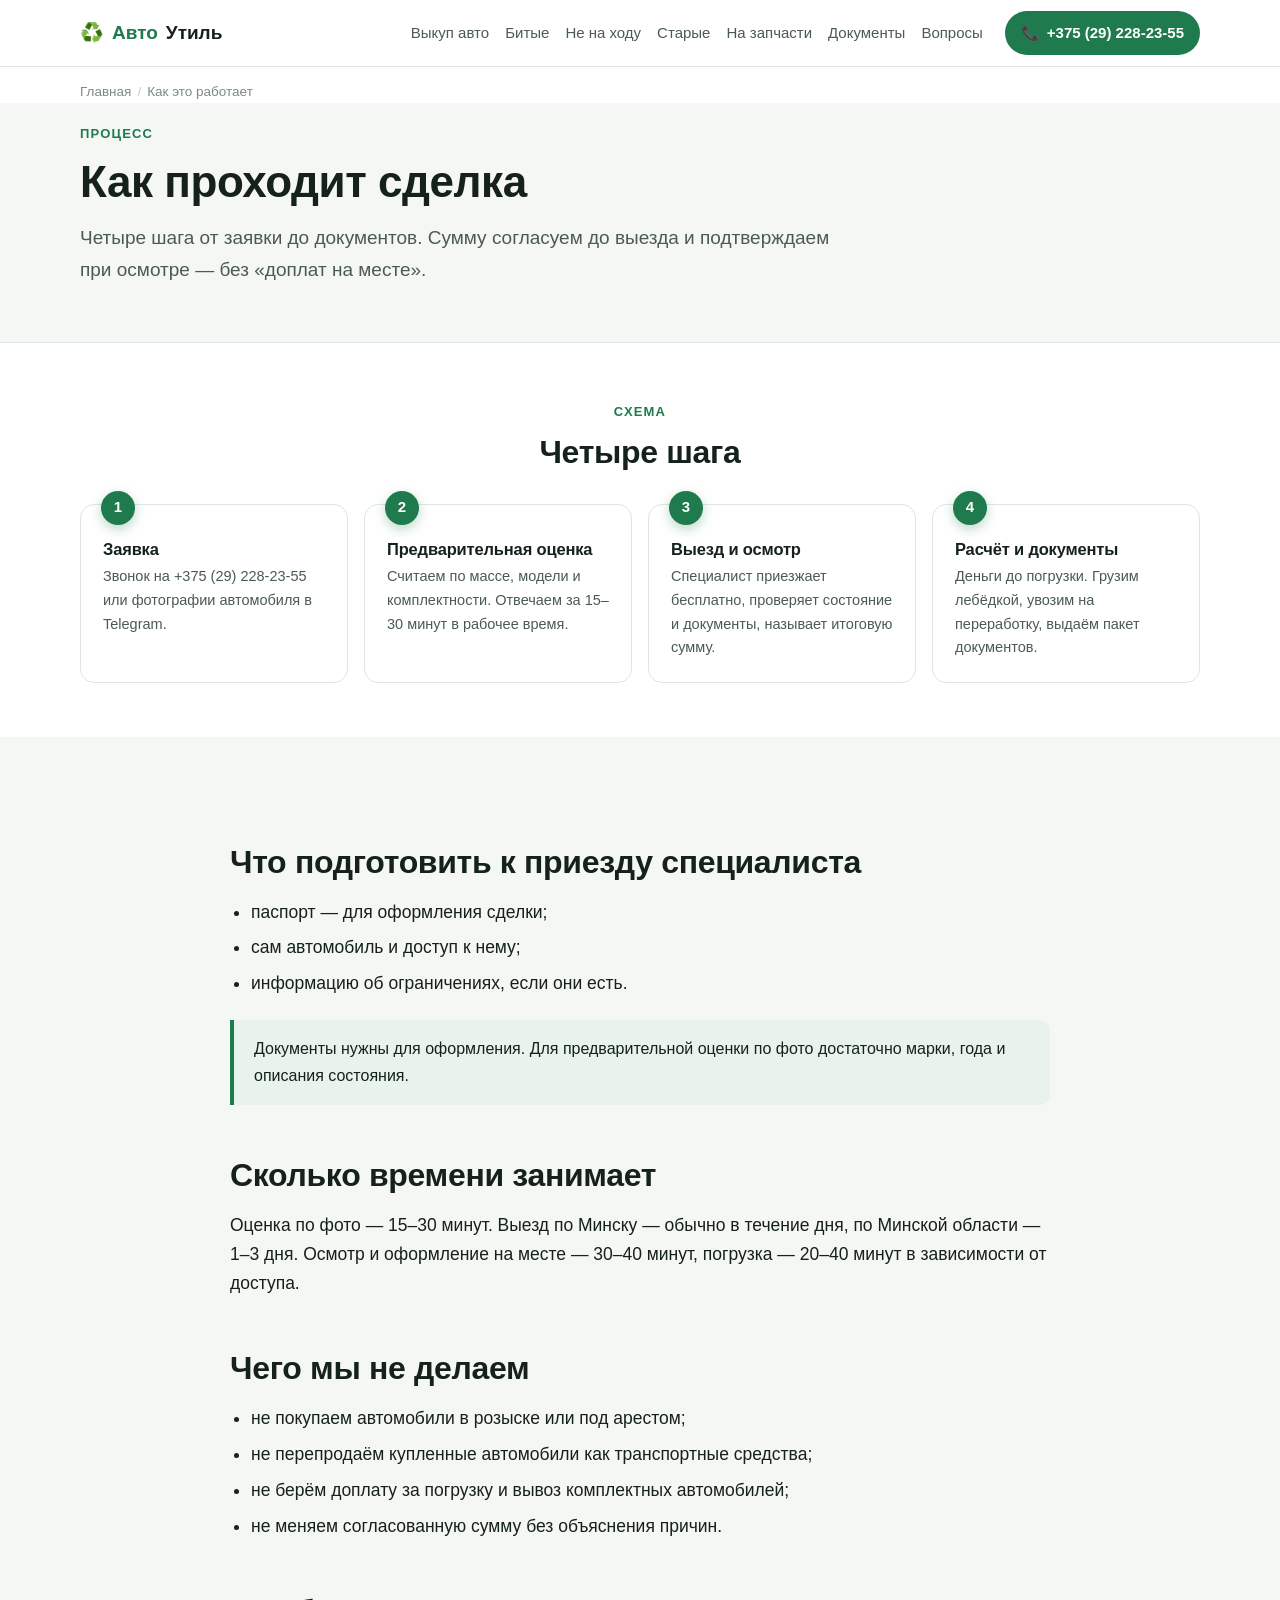
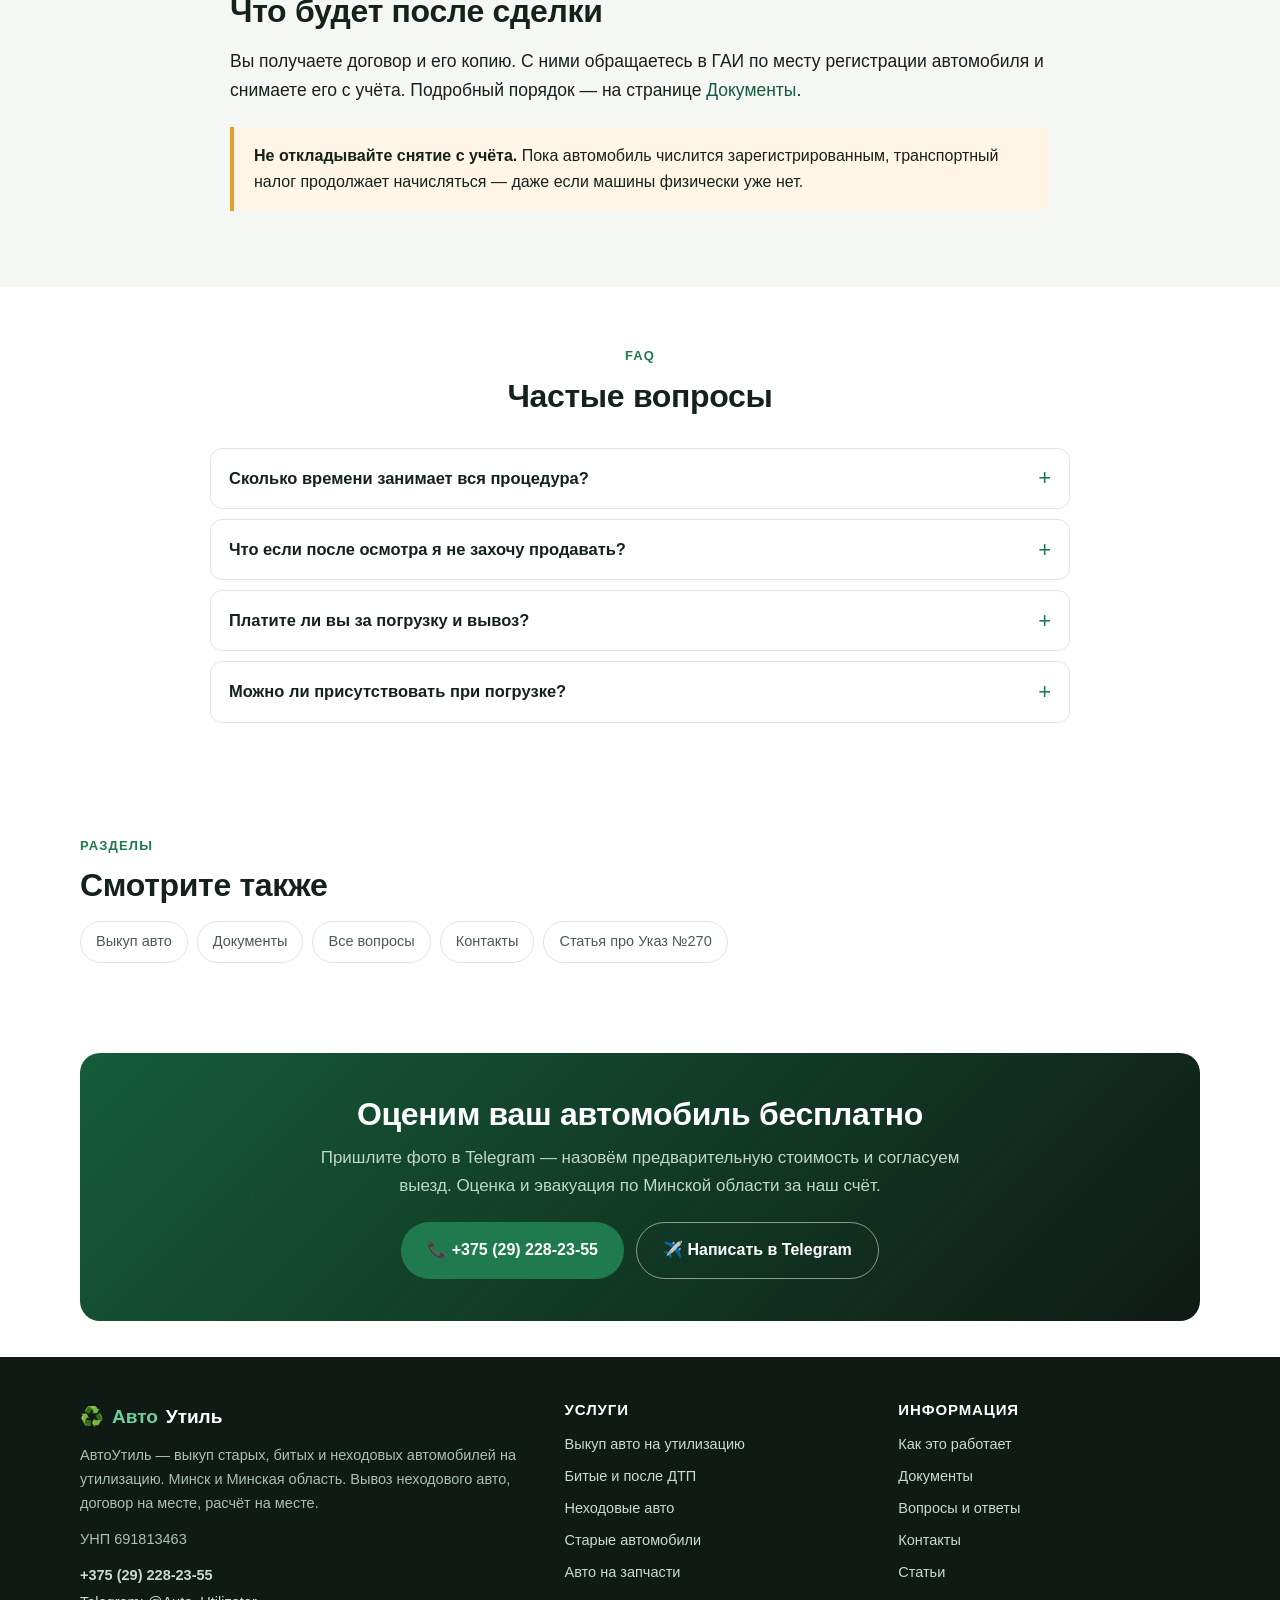
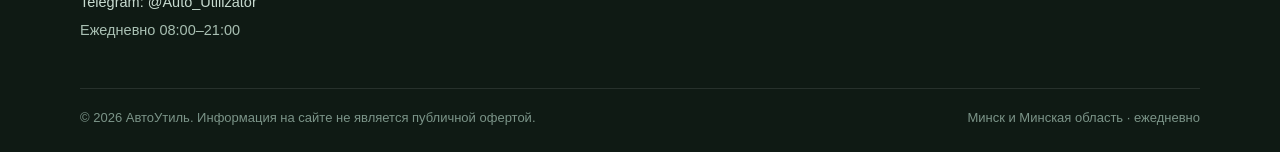
<file: kak-rabotaem/index.html>
<!DOCTYPE html>
<html lang="ru">
<head>
<meta charset="utf-8">
<meta name="viewport" content="width=device-width, initial-scale=1">
<title>Как проходит сделка — выкуп авто на утилизацию | АвтоУтиль</title>
<meta name="description" content="Пошаговый процесс: заявка, оценка по фото, бесплатный выезд, расчёт на месте, эвакуация и документы об утилизации для снятия с учёта в ГАИ.">
<meta name="keywords" content="как проходит утилизация авто, порядок утилизации автомобиля беларусь">
<meta name="robots" content="index,follow,max-image-preview:large">
<link rel="canonical" href="https://utilizator.by/kak-rabotaem/">
<meta property="og:type" content="website">
<meta property="og:locale" content="ru_BY">
<meta property="og:site_name" content="АвтоУтиль">
<meta property="og:title" content="Как проходит сделка — выкуп авто на утилизацию | АвтоУтиль">
<meta property="og:description" content="Пошаговый процесс: заявка, оценка по фото, бесплатный выезд, расчёт на месте, эвакуация и документы об утилизации для снятия с учёта в ГАИ.">
<meta property="og:url" content="https://utilizator.by/kak-rabotaem/">
<meta property="og:image" content="https://utilizator.by/img/hero.jpg">
<meta name="twitter:card" content="summary_large_image">
<meta name="theme-color" content="#155c39">
<link rel="icon" href="../favicon.svg" type="image/svg+xml">
<link rel="stylesheet" href="../css/style.css">
<script type="application/ld+json">{"@context":"https://schema.org","@type":"AutoWrecker","@id":"https://utilizator.by/#org",
"name":"АвтоУтиль","url":"https://utilizator.by/","telephone":"+375292282355",
"image":"https://utilizator.by/img/hero.jpg",
"description":"Выкуп старых, битых и неходовых автомобилей на утилизацию в Минске и Минской области. Оценка по фото, вывоз неходового авто, договор на месте.",
"currenciesAccepted":"BYN","paymentAccepted":"Наличные, перевод",
"areaServed":[{"@type":"City","name":"Минск"},{"@type":"AdministrativeArea","name":"Минская область"}],
"address":{"@type":"PostalAddress","addressLocality":"Минск","addressCountry":"BY"},
"openingHoursSpecification":[{"@type":"OpeningHoursSpecification",
"dayOfWeek":["Monday","Tuesday","Wednesday","Thursday","Friday","Saturday","Sunday"],
"opens":"08:00","closes":"21:00"}],
"sameAs":["https://t.me/Auto_Utilizator"]}</script>
<script type="application/ld+json">{"@context":"https://schema.org","@type":"FAQPage","mainEntity":[{"@type":"Question","name":"Сколько времени занимает вся процедура?","acceptedAnswer":{"@type":"Answer","text":"Предварительная оценка — 15–30 минут. Выезд по Минску обычно в течение дня, по области — 1–3 дня. Осмотр и оформление на месте занимают 30–40 минут, погрузка — ещё 20–40 минут в зависимости от доступа."}},{"@type":"Question","name":"Что если после осмотра я не захочу продавать?","acceptedAnswer":{"@type":"Answer","text":"Вы ничего не платите и не обязаны продавать. Оценка бесплатна в любом случае. Это не «заманивание»: предварительная сумма называется по фото, и она редко меняется при осмотре — но если меняется, вы вправе отказаться."}},{"@type":"Question","name":"Платите ли вы за погрузку и вывоз?","acceptedAnswer":{"@type":"Answer","text":"Нет, для комплектных автомобилей вывоз и погрузка входят в услугу. Если автомобиль представляет собой голый кузов без агрегатов в труднодоступном месте, стоимость вывоза обсуждается отдельно и называется заранее, до приезда."}},{"@type":"Question","name":"Можно ли присутствовать при погрузке?","acceptedAnswer":{"@type":"Answer","text":"Да, конечно. При переработке — нет, площадка является производственным объектом. Но вы получаете полный пакет документов, подтверждающих факт утилизации."}}]}</script>
<script type="application/ld+json">{"@context":"https://schema.org","@type":"BreadcrumbList","itemListElement":[{"@type":"ListItem","position":1,"name":"Главная","item":"https://utilizator.by/"},{"@type":"ListItem","position":2,"name":"Как это работает","item":"https://utilizator.by/kak-rabotaem/"}]}</script>
</head>
<body>
<header class="hdr"><div class="wrap hdr-in">
<a class="logo" href="../index.html">♻️ <span>Авто</span>Утиль</a>
<button class="burger" id="burger" aria-label="Меню" aria-expanded="false">☰</button>
<nav class="nav" id="nav" aria-label="Основное меню"><a href="../vykup-avto/index.html">Выкуп авто</a><a href="../bitye-avto/index.html">Битые</a><a href="../nekhodovye-avto/index.html">Не на ходу</a><a href="../starye-avto/index.html">Старые</a><a href="../avto-na-zapchasti/index.html">На запчасти</a><a href="../dokumenty-dlya-utilizatsii-avto/index.html">Документы</a><a href="../faq/index.html">Вопросы</a></nav>
<a class="hdr-phone" href="tel:+375292282355">📞 <span>+375 (29) 228-23-55</span></a>
</div></header>
<main>
<nav class="bc" aria-label="Хлебные крошки"><div class="wrap"><ol><li><a href="../index.html">Главная</a></li><li><a href="../kak-rabotaem/index.html">Как это работает</a></li></ol></div></nav>
<section class="phero"><div class="wrap">
<span class="eyebrow">Процесс</span>
<h1>Как проходит сделка</h1>
<p class="lead">Четыре шага от заявки до документов. Сумму согласуем до выезда и подтверждаем при осмотре — без «доплат на месте».</p>
</div></section><section class=""><div class="wrap"><div class="sec-head"><span class="eyebrow">Схема</span><h2>Четыре шага</h2></div><div class="steps"><div class='step'><h3>Заявка</h3><p>Звонок на +375 (29) 228-23-55 или фотографии автомобиля в Telegram.</p></div><div class='step'><h3>Предварительная оценка</h3><p>Считаем по массе, модели и комплектности. Отвечаем за 15–30 минут в рабочее время.</p></div><div class='step'><h3>Выезд и осмотр</h3><p>Специалист приезжает бесплатно, проверяет состояние и документы, называет итоговую сумму.</p></div><div class='step'><h3>Расчёт и документы</h3><p>Деньги до погрузки. Грузим лебёдкой, увозим на переработку, выдаём пакет документов.</p></div></div></div></section><section class="bg-soft"><div class="wrap"><div class="narrow article">
<h2>Что подготовить к приезду специалиста</h2>
<ul>
<li>паспорт — для оформления сделки;</li>

<li>сам автомобиль и доступ к нему;</li>
<li>информацию об ограничениях, если они есть.</li>
</ul>
<div class="note">Документы нужны для оформления. Для предварительной оценки по фото достаточно марки, года и описания состояния.</div>
<h2>Сколько времени занимает</h2>
<p>Оценка по фото — 15–30 минут. Выезд по Минску — обычно в течение дня, по Минской области — 1–3 дня. Осмотр и оформление на месте — 30–40 минут, погрузка — 20–40 минут в зависимости от доступа.</p>
<h2>Чего мы не делаем</h2>
<ul>
<li>не покупаем автомобили в розыске или под арестом;</li>
<li>не перепродаём купленные автомобили как транспортные средства;</li>
<li>не берём доплату за погрузку и вывоз комплектных автомобилей;</li>
<li>не меняем согласованную сумму без объяснения причин.</li>
</ul>
<h2>Что будет после сделки</h2>
<p>Вы получаете договор и его копию. С ними обращаетесь в ГАИ по месту регистрации автомобиля и снимаете его с учёта. Подробный порядок — на странице <a href="../dokumenty-dlya-utilizatsii-avto/index.html">Документы</a>.</p>
<div class="warn"><strong>Не откладывайте снятие с учёта.</strong> Пока автомобиль числится зарегистрированным, транспортный налог продолжает начисляться — даже если машины физически уже нет.</div>
</div></div></section><section class=""><div class="wrap"><div class="sec-head"><span class="eyebrow">FAQ</span><h2>Частые вопросы</h2></div><div class="faq"><details><summary>Сколько времени занимает вся процедура?</summary><div class="ans"><p>Предварительная оценка — 15–30 минут. Выезд по Минску обычно в течение дня, по области — 1–3 дня. Осмотр и оформление на месте занимают 30–40 минут, погрузка — ещё 20–40 минут в зависимости от доступа.</p></div></details><details><summary>Что если после осмотра я не захочу продавать?</summary><div class="ans"><p>Вы ничего не платите и не обязаны продавать. Оценка бесплатна в любом случае. Это не «заманивание»: предварительная сумма называется по фото, и она редко меняется при осмотре — но если меняется, вы вправе отказаться.</p></div></details><details><summary>Платите ли вы за погрузку и вывоз?</summary><div class="ans"><p>Нет, для комплектных автомобилей вывоз и погрузка входят в услугу. Если автомобиль представляет собой голый кузов без агрегатов в труднодоступном месте, стоимость вывоза обсуждается отдельно и называется заранее, до приезда.</p></div></details><details><summary>Можно ли присутствовать при погрузке?</summary><div class="ans"><p>Да, конечно. При переработке — нет, площадка является производственным объектом. Но вы получаете полный пакет документов, подтверждающих факт утилизации.</p></div></details></div></div></section><section class=""><div class="wrap"><span class="eyebrow">Разделы</span><h2>Смотрите также</h2><ul class="links-cloud"><li><a href="../vykup-avto/index.html">Выкуп авто</a></li><li><a href="../dokumenty-dlya-utilizatsii-avto/index.html">Документы</a></li><li><a href="../faq/index.html">Все вопросы</a></li><li><a href="../kontakty/index.html">Контакты</a></li><li><a href="../blog/broshennoe-avto-2026/index.html">Статья про Указ №270</a></li></ul></div></section><section class="tight"><div class="wrap"><div class="cta">
<h2>Оценим ваш автомобиль бесплатно</h2><p>Пришлите фото в Telegram — назовём предварительную стоимость и согласуем выезд. Оценка и эвакуация по Минской области за наш счёт.</p>
<div class="btn-row" style="justify-content:center">
<a class="btn btn-p" href="tel:+375292282355">📞 +375 (29) 228-23-55</a>
<a class="btn btn-s" href="https://t.me/Auto_Utilizator" rel="nofollow noopener" target="_blank">✈️ Написать в Telegram</a>
</div></div></div></section>
</main>
<footer><div class="wrap">
<div class="f-grid">
  <div>
    <a class="logo" href="../index.html">♻️ <span>Авто</span>Утиль</a>
    <p style="margin-bottom:12px">АвтоУтиль — выкуп старых, битых и неходовых автомобилей на утилизацию. Минск и Минская область. Вывоз неходового авто, договор на месте, расчёт на месте.</p>
    <p style="margin-bottom:12px">УНП 691813463</p>
    <p style="margin-bottom:4px"><a href="tel:+375292282355"><strong>+375 (29) 228-23-55</strong></a></p>
    <p style="margin-bottom:4px"><a href="https://t.me/Auto_Utilizator" rel="nofollow noopener" target="_blank">Telegram: @Auto_Utilizator</a></p>
    <p>Ежедневно 08:00–21:00</p>
  </div>
  <div><h3>Услуги</h3><ul><li><a href="../vykup-avto/index.html">Выкуп авто на утилизацию</a></li><li><a href="../bitye-avto/index.html">Битые и после ДТП</a></li><li><a href="../nekhodovye-avto/index.html">Неходовые авто</a></li><li><a href="../starye-avto/index.html">Старые автомобили</a></li><li><a href="../avto-na-zapchasti/index.html">Авто на запчасти</a></li></ul></div>
  <div><h3>Информация</h3><ul><li><a href="../kak-rabotaem/index.html">Как это работает</a></li><li><a href="../dokumenty-dlya-utilizatsii-avto/index.html">Документы</a></li><li><a href="../faq/index.html">Вопросы и ответы</a></li><li><a href="../kontakty/index.html">Контакты</a></li><li><a href="../blog/index.html">Статьи</a></li></ul></div>
</div>
<div class="f-bottom">
  <span>© 2026 АвтоУтиль. Информация на сайте не является публичной офертой.</span>
  <span>Минск и Минская область · ежедневно</span>
</div>
</div></footer>
<div class="callbar">
<a class="c1" href="tel:+375292282355">📞 Позвонить</a>
<a class="c2" href="https://t.me/Auto_Utilizator" rel="nofollow noopener" target="_blank">✈️ Telegram</a>
</div>
<script src="../js/main.js" defer></script>
</body>
</html>
</file>
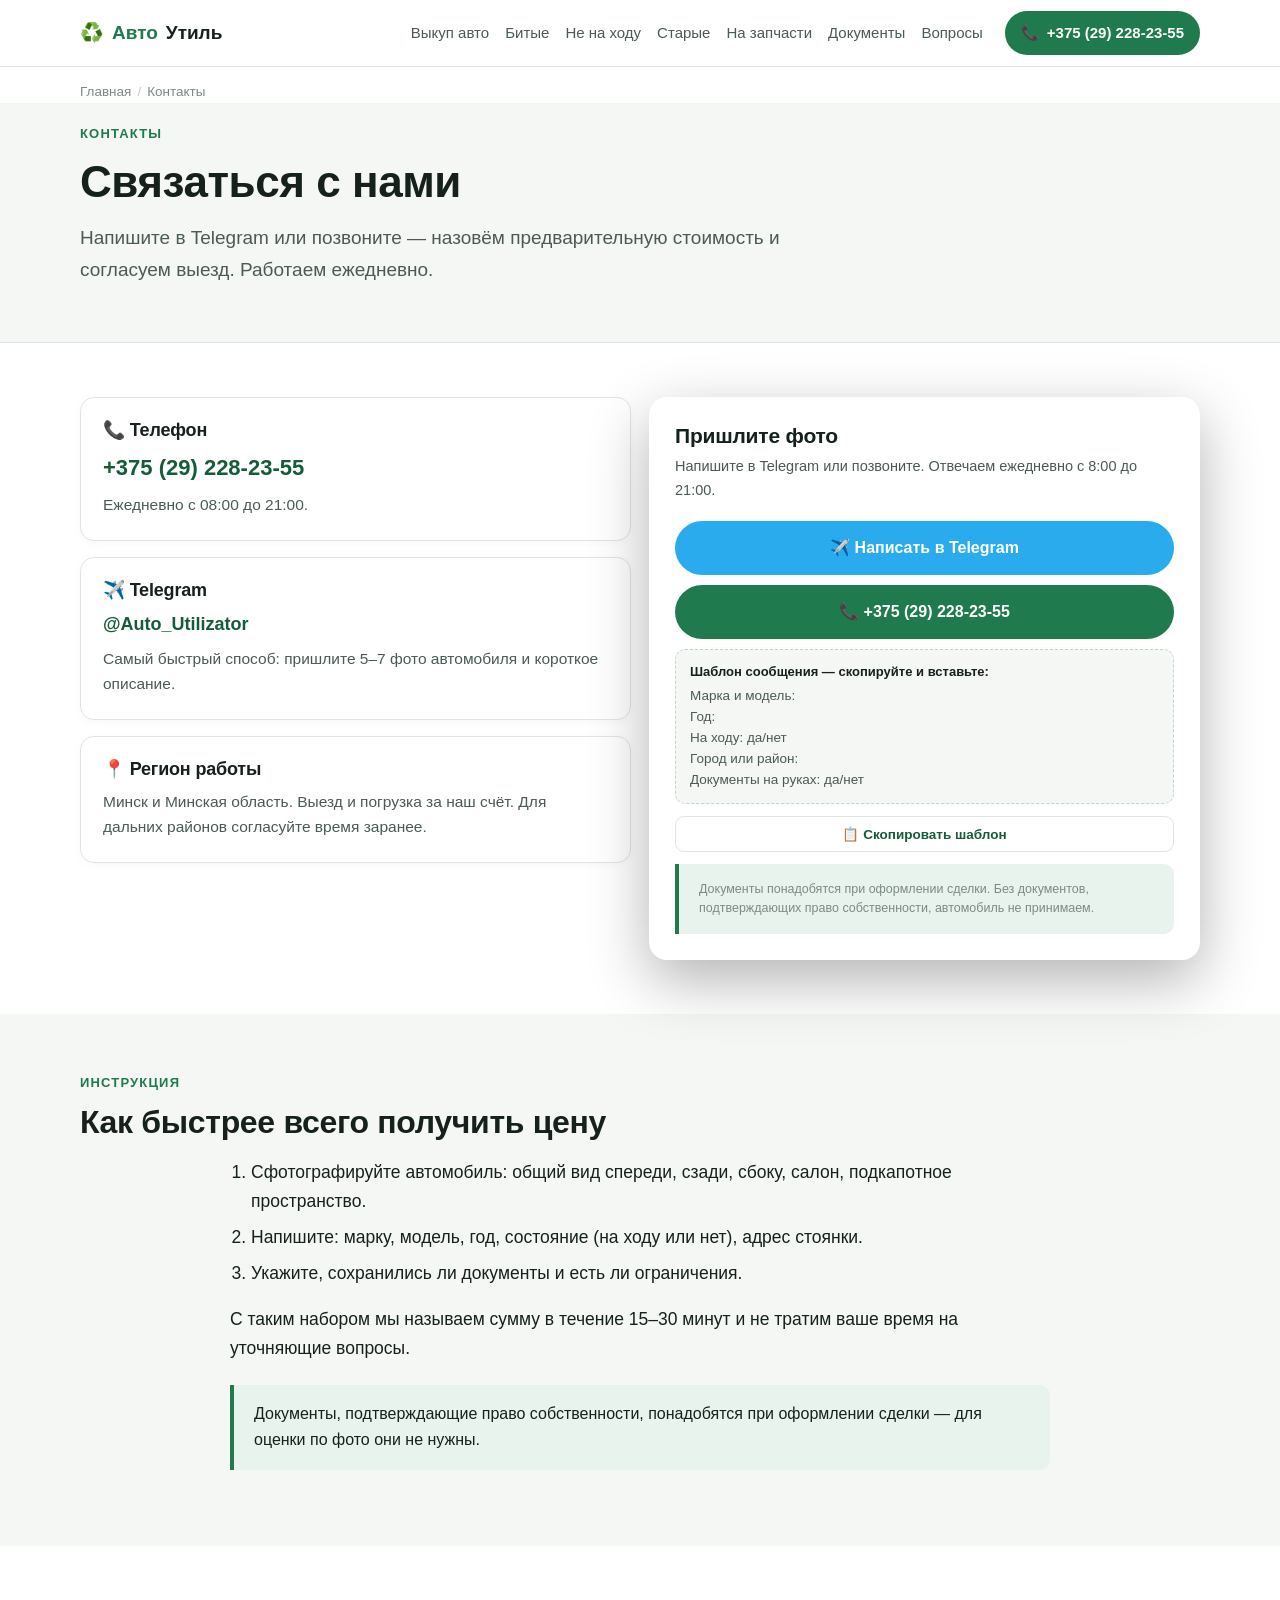
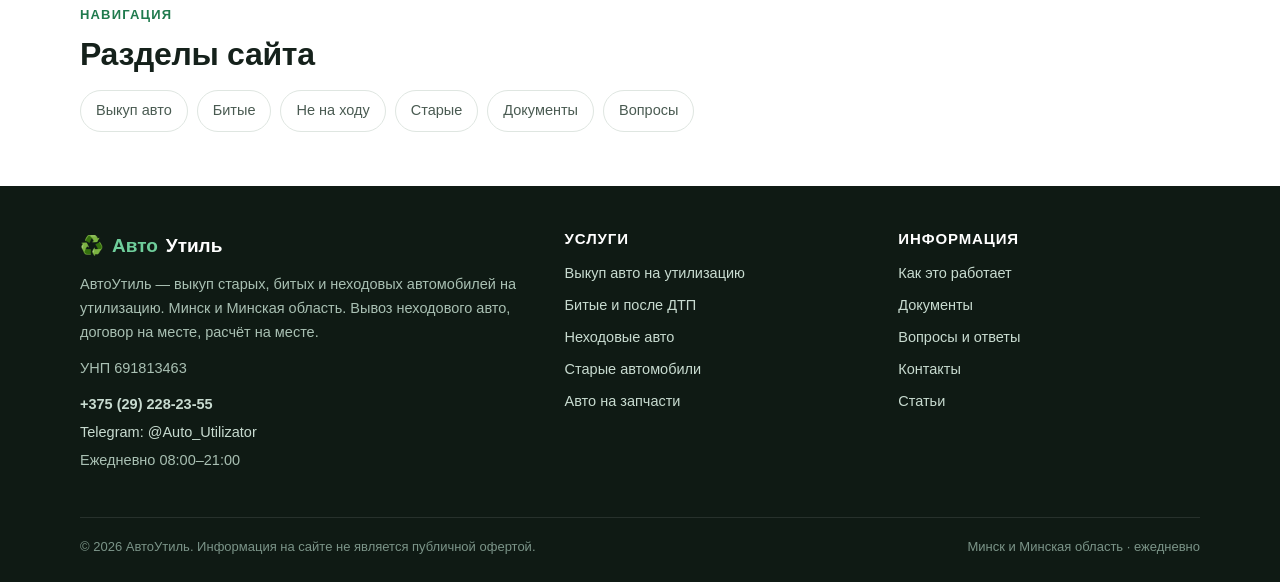
<file: kontakty/index.html>
<!DOCTYPE html>
<html lang="ru">
<head>
<meta charset="utf-8">
<meta name="viewport" content="width=device-width, initial-scale=1">
<title>Контакты — АвтоУтиль, выкуп авто на утилизацию</title>
<meta name="description" content="Телефон +375 (29) 228-23-55, Telegram @Auto_Utilizator. Работаем ежедневно 08:00–21:00 по Минску и Минской области. Оценка по фото бесплатно.">
<meta name="keywords" content="автоутиль контакты, телефон выкуп авто минск">
<meta name="robots" content="index,follow,max-image-preview:large">
<link rel="canonical" href="https://utilizator.by/kontakty/">
<meta property="og:type" content="website">
<meta property="og:locale" content="ru_BY">
<meta property="og:site_name" content="АвтоУтиль">
<meta property="og:title" content="Контакты — АвтоУтиль, выкуп авто на утилизацию">
<meta property="og:description" content="Телефон +375 (29) 228-23-55, Telegram @Auto_Utilizator. Работаем ежедневно 08:00–21:00 по Минску и Минской области. Оценка по фото бесплатно.">
<meta property="og:url" content="https://utilizator.by/kontakty/">
<meta property="og:image" content="https://utilizator.by/img/hero.jpg">
<meta name="twitter:card" content="summary_large_image">
<meta name="theme-color" content="#155c39">
<link rel="icon" href="../favicon.svg" type="image/svg+xml">
<link rel="stylesheet" href="../css/style.css">
<script type="application/ld+json">{"@context":"https://schema.org","@type":"AutoWrecker","@id":"https://utilizator.by/#org",
"name":"АвтоУтиль","url":"https://utilizator.by/","telephone":"+375292282355",
"image":"https://utilizator.by/img/hero.jpg",
"description":"Выкуп старых, битых и неходовых автомобилей на утилизацию в Минске и Минской области. Оценка по фото, вывоз неходового авто, договор на месте.",
"currenciesAccepted":"BYN","paymentAccepted":"Наличные, перевод",
"areaServed":[{"@type":"City","name":"Минск"},{"@type":"AdministrativeArea","name":"Минская область"}],
"address":{"@type":"PostalAddress","addressLocality":"Минск","addressCountry":"BY"},
"openingHoursSpecification":[{"@type":"OpeningHoursSpecification",
"dayOfWeek":["Monday","Tuesday","Wednesday","Thursday","Friday","Saturday","Sunday"],
"opens":"08:00","closes":"21:00"}],
"sameAs":["https://t.me/Auto_Utilizator"]}</script>
<script type="application/ld+json">{"@context":"https://schema.org","@type":"BreadcrumbList","itemListElement":[{"@type":"ListItem","position":1,"name":"Главная","item":"https://utilizator.by/"},{"@type":"ListItem","position":2,"name":"Контакты","item":"https://utilizator.by/kontakty/"}]}</script>
</head>
<body>
<header class="hdr"><div class="wrap hdr-in">
<a class="logo" href="../index.html">♻️ <span>Авто</span>Утиль</a>
<button class="burger" id="burger" aria-label="Меню" aria-expanded="false">☰</button>
<nav class="nav" id="nav" aria-label="Основное меню"><a href="../vykup-avto/index.html">Выкуп авто</a><a href="../bitye-avto/index.html">Битые</a><a href="../nekhodovye-avto/index.html">Не на ходу</a><a href="../starye-avto/index.html">Старые</a><a href="../avto-na-zapchasti/index.html">На запчасти</a><a href="../dokumenty-dlya-utilizatsii-avto/index.html">Документы</a><a href="../faq/index.html">Вопросы</a></nav>
<a class="hdr-phone" href="tel:+375292282355">📞 <span>+375 (29) 228-23-55</span></a>
</div></header>
<main>
<nav class="bc" aria-label="Хлебные крошки"><div class="wrap"><ol><li><a href="../index.html">Главная</a></li><li><a href="../kontakty/index.html">Контакты</a></li></ol></div></nav>
<section class="phero"><div class="wrap">
<span class="eyebrow">Контакты</span>
<h1>Связаться с нами</h1>
<p class="lead">Напишите в Telegram или позвоните — назовём предварительную стоимость и согласуем выезд. Работаем ежедневно.</p>
</div></section>

<section><div class="wrap"><div class="grid g2" style="align-items:start">
<div>
<div class="card" style="margin-bottom:16px">
<h3>📞 Телефон</h3>
<p style="font-size:22px;font-weight:700;margin:6px 0"><a href="tel:+375292282355">+375 (29) 228-23-55</a></p>
<p>Ежедневно с 08:00 до 21:00.</p>
</div>
<div class="card" style="margin-bottom:16px">
<h3>✈️ Telegram</h3>
<p style="font-size:18px;font-weight:700;margin:6px 0"><a href="https://t.me/Auto_Utilizator" rel="nofollow noopener" target="_blank">@Auto_Utilizator</a></p>
<p>Самый быстрый способ: пришлите 5–7 фото автомобиля и короткое описание.</p>
</div>
<div class="card">
<h3>📍 Регион работы</h3>
<p>Минск и Минская область. Выезд и погрузка за наш счёт. Для дальних районов согласуйте время заранее.</p>
</div>
</div>
<div class="card-cta">
<h2>Пришлите фото</h2>
<p class="hint">Напишите в Telegram или позвоните. Отвечаем ежедневно с 8:00 до 21:00.</p>
<a class="btn btn-tg" href="https://t.me/Auto_Utilizator" rel="nofollow noopener" target="_blank">✈️ Написать в Telegram</a>
<a class="btn btn-p" href="tel:+375292282355">📞 +375 (29) 228-23-55</a>
<div class="copy-box">
  <strong>Шаблон сообщения — скопируйте и вставьте:</strong>
  <span id="tpl">Марка и модель: <br>Год: <br>На ходу: да/нет<br>Город или район: <br>Документы на руках: да/нет</span>
</div>
<button class="copy-btn" data-copy="tpl">📋 Скопировать шаблон</button>
<p class="note">Документы понадобятся при оформлении сделки. Без документов, подтверждающих право собственности, автомобиль не принимаем.</p>
</div>
</div></div></section><section class="bg-soft"><div class="wrap"><span class="eyebrow">Инструкция</span><h2>Как быстрее всего получить цену</h2><div class="narrow article">
<ol>
<li>Сфотографируйте автомобиль: общий вид спереди, сзади, сбоку, салон, подкапотное пространство.</li>
<li>Напишите: марку, модель, год, состояние (на ходу или нет), адрес стоянки.</li>
<li>Укажите, сохранились ли документы и есть ли ограничения.</li>
</ol>
<p>С таким набором мы называем сумму в течение 15–30 минут и не тратим ваше время на уточняющие вопросы.</p>
<div class="note">Документы, подтверждающие право собственности, понадобятся при оформлении сделки — для оценки по фото они не нужны.</div>
</div></div></section><section class=""><div class="wrap"><span class="eyebrow">Навигация</span><h2>Разделы сайта</h2><ul class="links-cloud"><li><a href="../vykup-avto/index.html">Выкуп авто</a></li><li><a href="../bitye-avto/index.html">Битые</a></li><li><a href="../nekhodovye-avto/index.html">Не на ходу</a></li><li><a href="../starye-avto/index.html">Старые</a></li><li><a href="../dokumenty-dlya-utilizatsii-avto/index.html">Документы</a></li><li><a href="../faq/index.html">Вопросы</a></li></ul></div></section>
</main>
<footer><div class="wrap">
<div class="f-grid">
  <div>
    <a class="logo" href="../index.html">♻️ <span>Авто</span>Утиль</a>
    <p style="margin-bottom:12px">АвтоУтиль — выкуп старых, битых и неходовых автомобилей на утилизацию. Минск и Минская область. Вывоз неходового авто, договор на месте, расчёт на месте.</p>
    <p style="margin-bottom:12px">УНП 691813463</p>
    <p style="margin-bottom:4px"><a href="tel:+375292282355"><strong>+375 (29) 228-23-55</strong></a></p>
    <p style="margin-bottom:4px"><a href="https://t.me/Auto_Utilizator" rel="nofollow noopener" target="_blank">Telegram: @Auto_Utilizator</a></p>
    <p>Ежедневно 08:00–21:00</p>
  </div>
  <div><h3>Услуги</h3><ul><li><a href="../vykup-avto/index.html">Выкуп авто на утилизацию</a></li><li><a href="../bitye-avto/index.html">Битые и после ДТП</a></li><li><a href="../nekhodovye-avto/index.html">Неходовые авто</a></li><li><a href="../starye-avto/index.html">Старые автомобили</a></li><li><a href="../avto-na-zapchasti/index.html">Авто на запчасти</a></li></ul></div>
  <div><h3>Информация</h3><ul><li><a href="../kak-rabotaem/index.html">Как это работает</a></li><li><a href="../dokumenty-dlya-utilizatsii-avto/index.html">Документы</a></li><li><a href="../faq/index.html">Вопросы и ответы</a></li><li><a href="../kontakty/index.html">Контакты</a></li><li><a href="../blog/index.html">Статьи</a></li></ul></div>
</div>
<div class="f-bottom">
  <span>© 2026 АвтоУтиль. Информация на сайте не является публичной офертой.</span>
  <span>Минск и Минская область · ежедневно</span>
</div>
</div></footer>
<div class="callbar">
<a class="c1" href="tel:+375292282355">📞 Позвонить</a>
<a class="c2" href="https://t.me/Auto_Utilizator" rel="nofollow noopener" target="_blank">✈️ Telegram</a>
</div>
<script src="../js/main.js" defer></script>
</body>
</html>
</file>
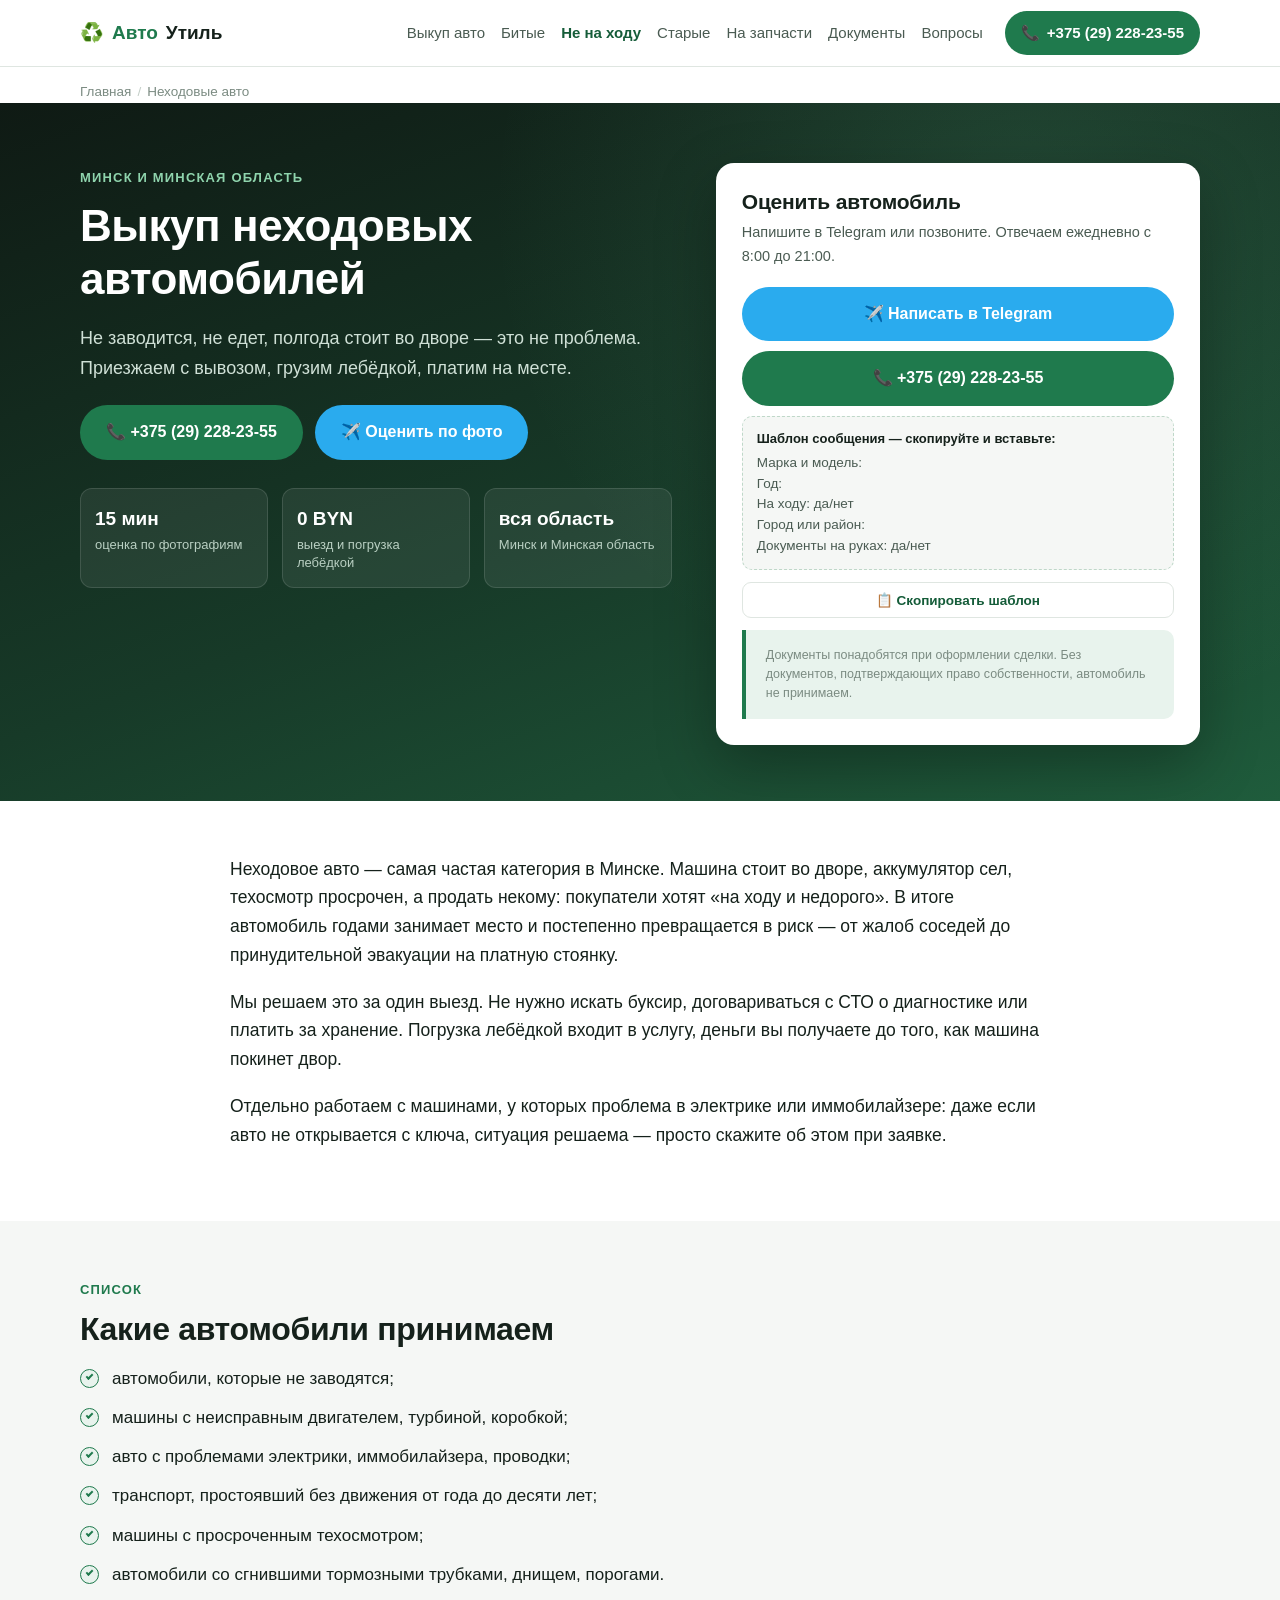
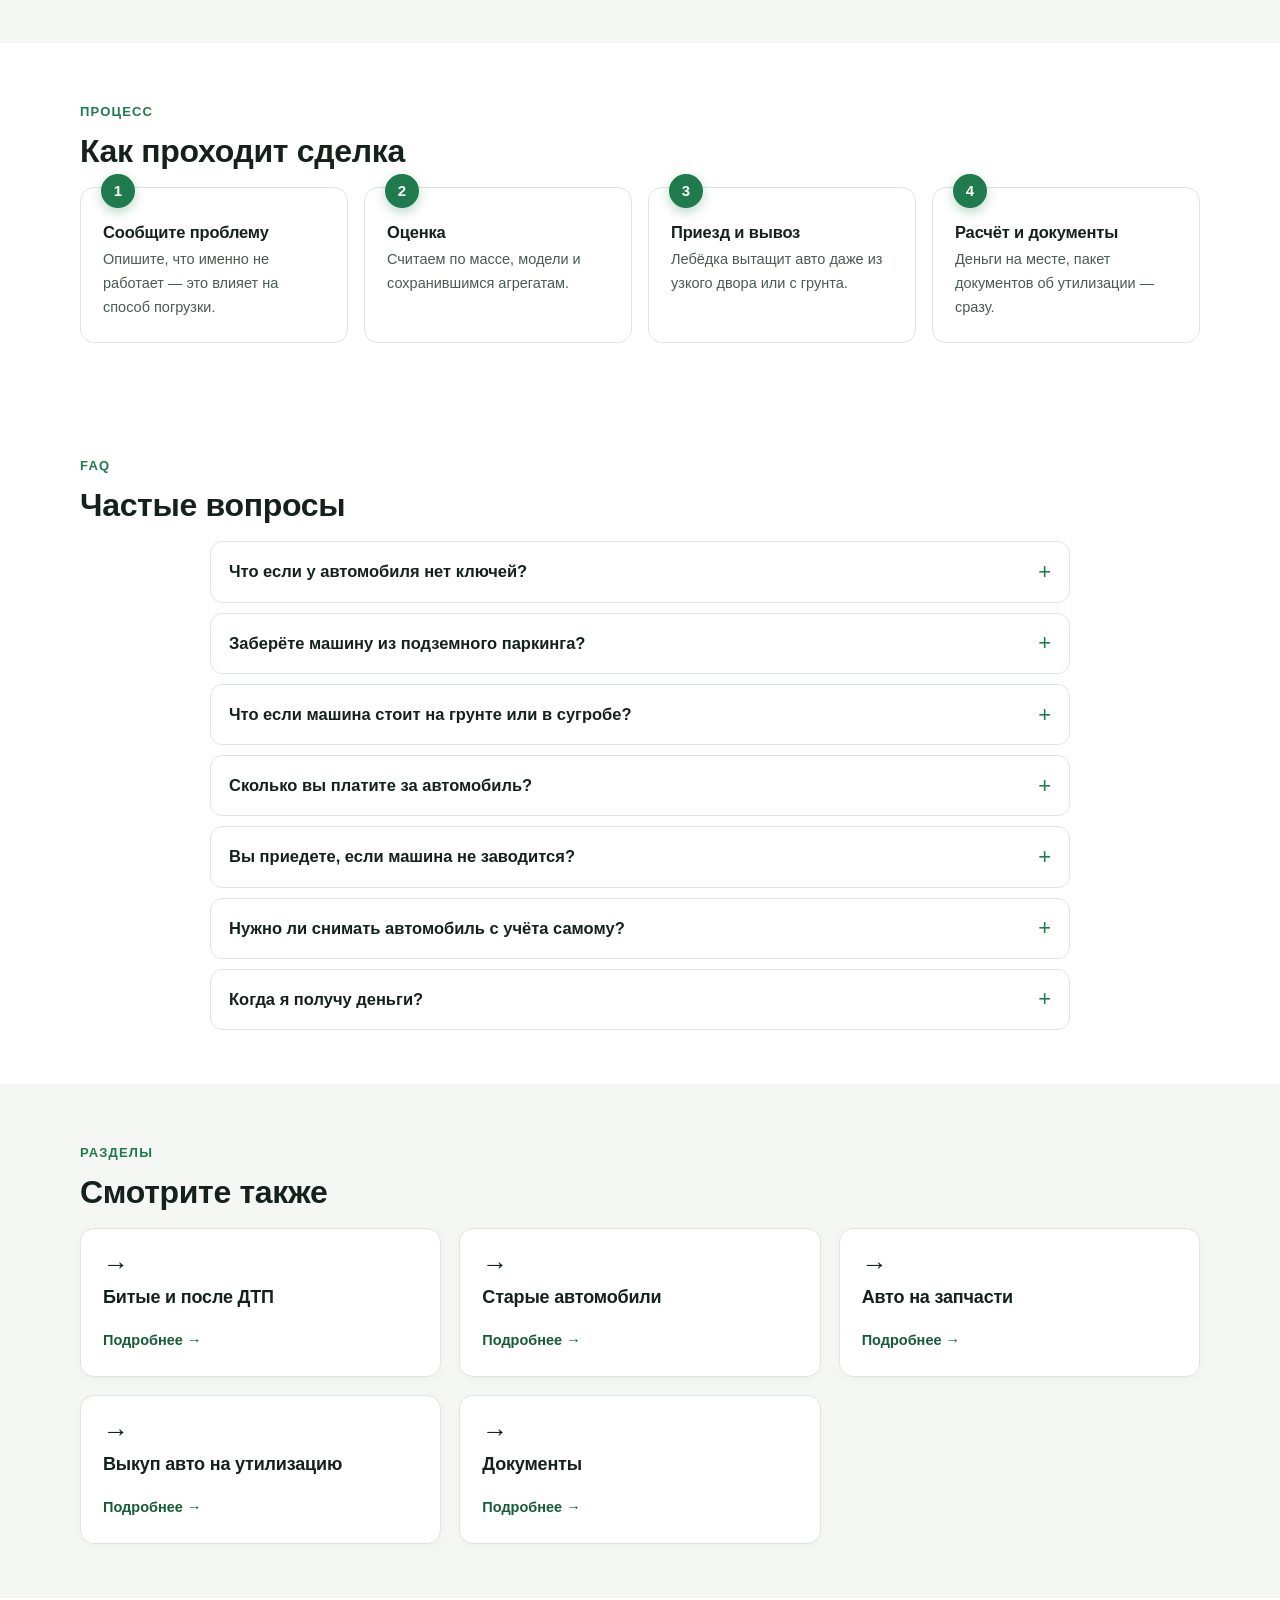
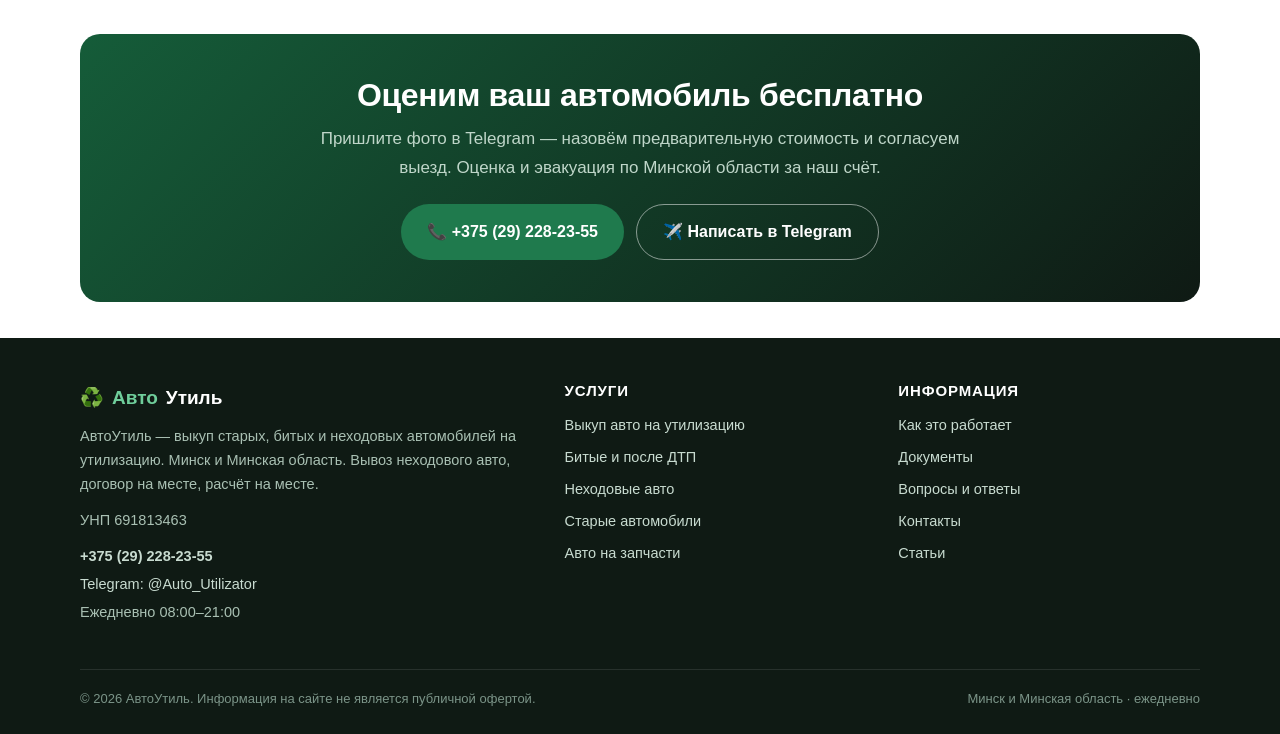
<file: nekhodovye-avto/index.html>
<!DOCTYPE html>
<html lang="ru">
<head>
<meta charset="utf-8">
<meta name="viewport" content="width=device-width, initial-scale=1">
<title>Выкуп неходовых авто в Минске — не заводится, не едет</title>
<meta name="description" content="Выкупаем неходовые автомобили в Минске и области: не заводится, сломан двигатель или АКПП. Вывоз и погрузка бесплатно, расчёт на месте.">
<meta name="keywords" content="выкуп неходовых авто, авто не на ходу выкуп минск, сдать нерабочее авто, выкуп авто с неисправным двигателем">
<meta name="robots" content="index,follow,max-image-preview:large">
<link rel="canonical" href="https://utilizator.by/nekhodovye-avto/">
<meta property="og:type" content="website">
<meta property="og:locale" content="ru_BY">
<meta property="og:site_name" content="АвтоУтиль">
<meta property="og:title" content="Выкуп неходовых авто в Минске — не заводится, не едет">
<meta property="og:description" content="Выкупаем неходовые автомобили в Минске и области: не заводится, сломан двигатель или АКПП. Вывоз и погрузка бесплатно, расчёт на месте.">
<meta property="og:url" content="https://utilizator.by/nekhodovye-avto/">
<meta property="og:image" content="https://utilizator.by/img/hero.jpg">
<meta name="twitter:card" content="summary_large_image">
<meta name="theme-color" content="#155c39">
<link rel="icon" href="../favicon.svg" type="image/svg+xml">
<link rel="stylesheet" href="../css/style.css">
<script type="application/ld+json">{"@context":"https://schema.org","@type":"AutoWrecker","@id":"https://utilizator.by/#org",
"name":"АвтоУтиль","url":"https://utilizator.by/","telephone":"+375292282355",
"image":"https://utilizator.by/img/hero.jpg",
"description":"Выкуп старых, битых и неходовых автомобилей на утилизацию в Минске и Минской области. Оценка по фото, вывоз неходового авто, договор на месте.",
"currenciesAccepted":"BYN","paymentAccepted":"Наличные, перевод",
"areaServed":[{"@type":"City","name":"Минск"},{"@type":"AdministrativeArea","name":"Минская область"}],
"address":{"@type":"PostalAddress","addressLocality":"Минск","addressCountry":"BY"},
"openingHoursSpecification":[{"@type":"OpeningHoursSpecification",
"dayOfWeek":["Monday","Tuesday","Wednesday","Thursday","Friday","Saturday","Sunday"],
"opens":"08:00","closes":"21:00"}],
"sameAs":["https://t.me/Auto_Utilizator"]}</script>
<script type="application/ld+json">{"@context":"https://schema.org","@type":"FAQPage","mainEntity":[{"@type":"Question","name":"Что если у автомобиля нет ключей?","acceptedAnswer":{"@type":"Answer","text":"Не критично, но обязательно сообщите при заявке — от этого зависит способ погрузки. Право собственности при этом нужно подтвердить документами."}},{"@type":"Question","name":"Заберёте машину из подземного паркинга?","acceptedAnswer":{"@type":"Answer","text":"Сможем, если проезд по высоте позволяет вывозу. Для низких паркингов согласуем выкатку на тележках или частичную разборку — обсудите это при заявке."}},{"@type":"Question","name":"Что если машина стоит на грунте или в сугробе?","acceptedAnswer":{"@type":"Answer","text":"Лебёдка справится. Главное — чтобы вывоз мог подъехать достаточно близко. Если подъезд перекрыт, предложим варианты."}},{"@type":"Question","name":"Сколько вы платите за автомобиль?","acceptedAnswer":{"@type":"Answer","text":"Сумма зависит от массы автомобиля, содержания чёрного и цветного металла, комплектности и состояния агрегатов. Назвать точную цифру «по телефону» невозможно — её видно по фотографиям. Пришлите 5–7 снимков в Telegram, и мы ответим с предварительной стоимостью в течение 15–30 минут."}},{"@type":"Question","name":"Вы приедете, если машина не заводится?","acceptedAnswer":{"@type":"Answer","text":"Да. Организуем вывоз: неходовые автомобили забираем штатно. Единственное условие — должен быть доступ для подъезда. Если машина стоит в подземном паркинге или за плотным забором, сообщите заранее: согласуем способ погрузки."}},{"@type":"Question","name":"Нужно ли снимать автомобиль с учёта самому?","acceptedAnswer":{"@type":"Answer","text":"Да, это процедура владельца. Мы оформляем договор на месте и сразу отдаём копию на руки."}},{"@type":"Question","name":"Когда я получу деньги?","acceptedAnswer":{"@type":"Answer","text":"На месте, до погрузки. Наличными или переводом на карту — как удобнее. Никаких «оплатим после переработки»."}}]}</script>
<script type="application/ld+json">{"@context":"https://schema.org","@type":"Service","name":"Выкуп неходовых автомобилей","description":"Выкупаем неходовые автомобили в Минске и области: не заводится, сломан двигатель или АКПП. Вывоз и погрузка бесплатно, расчёт на месте.","provider":{"@id":"https://utilizator.by/#org"},"areaServed":[{"@type":"City","name":"Минск"},{"@type":"AdministrativeArea","name":"Минская область"}],"url":"https://utilizator.by/nekhodovye-avto/"}</script>
<script type="application/ld+json">{"@context":"https://schema.org","@type":"BreadcrumbList","itemListElement":[{"@type":"ListItem","position":1,"name":"Главная","item":"https://utilizator.by/"},{"@type":"ListItem","position":2,"name":"Неходовые авто","item":"https://utilizator.by/nekhodovye-avto/"}]}</script>
</head>
<body>
<header class="hdr"><div class="wrap hdr-in">
<a class="logo" href="../index.html">♻️ <span>Авто</span>Утиль</a>
<button class="burger" id="burger" aria-label="Меню" aria-expanded="false">☰</button>
<nav class="nav" id="nav" aria-label="Основное меню"><a href="../vykup-avto/index.html">Выкуп авто</a><a href="../bitye-avto/index.html">Битые</a><a href="../nekhodovye-avto/index.html" class="active">Не на ходу</a><a href="../starye-avto/index.html">Старые</a><a href="../avto-na-zapchasti/index.html">На запчасти</a><a href="../dokumenty-dlya-utilizatsii-avto/index.html">Документы</a><a href="../faq/index.html">Вопросы</a></nav>
<a class="hdr-phone" href="tel:+375292282355">📞 <span>+375 (29) 228-23-55</span></a>
</div></header>
<main>
<nav class="bc" aria-label="Хлебные крошки"><div class="wrap"><ol><li><a href="../index.html">Главная</a></li><li><a href="../nekhodovye-avto/index.html">Неходовые авто</a></li></ol></div></nav>
<section class="hero"><div class="wrap"><div class="hero-grid">
<div>
<span class="eyebrow" style="color:#8fd4ad">Минск и Минская область</span>
<h1>Выкуп неходовых автомобилей</h1>
<p class="lead">Не заводится, не едет, полгода стоит во дворе — это не проблема. Приезжаем с вывозом, грузим лебёдкой, платим на месте.</p>
<div class="btn-row">
<a class="btn btn-p" href="tel:+375292282355">📞 +375 (29) 228-23-55</a>
<a class="btn btn-tg" href="https://t.me/Auto_Utilizator" rel="nofollow noopener" target="_blank">✈️ Оценить по фото</a>
</div>
<div class="usp">
  <div><b>15 мин</b><small>оценка по фотографиям</small></div>
  <div><b>0 BYN</b><small>выезд и погрузка лебёдкой</small></div>
  <div><b>вся область</b><small>Минск и Минская область</small></div>
</div>
</div>
<div class="card-cta">
<h2>Оценить автомобиль</h2>
<p class="hint">Напишите в Telegram или позвоните. Отвечаем ежедневно с 8:00 до 21:00.</p>
<a class="btn btn-tg" href="https://t.me/Auto_Utilizator" rel="nofollow noopener" target="_blank">✈️ Написать в Telegram</a>
<a class="btn btn-p" href="tel:+375292282355">📞 +375 (29) 228-23-55</a>
<div class="copy-box">
  <strong>Шаблон сообщения — скопируйте и вставьте:</strong>
  <span id="tpl">Марка и модель: <br>Год: <br>На ходу: да/нет<br>Город или район: <br>Документы на руках: да/нет</span>
</div>
<button class="copy-btn" data-copy="tpl">📋 Скопировать шаблон</button>
<p class="note">Документы понадобятся при оформлении сделки. Без документов, подтверждающих право собственности, автомобиль не принимаем.</p>
</div>
</div></div></section><section><div class="wrap"><div class="narrow article"><p>Неходовое авто — самая частая категория в Минске. Машина стоит во дворе, аккумулятор сел, техосмотр просрочен, а продать некому: покупатели хотят «на ходу и недорого». В итоге автомобиль годами занимает место и постепенно превращается в риск — от жалоб соседей до принудительной эвакуации на платную стоянку.</p><p>Мы решаем это за один выезд. Не нужно искать буксир, договариваться с СТО о диагностике или платить за хранение. Погрузка лебёдкой входит в услугу, деньги вы получаете до того, как машина покинет двор.</p><p>Отдельно работаем с машинами, у которых проблема в электрике или иммобилайзере: даже если авто не открывается с ключа, ситуация решаема — просто скажите об этом при заявке.</p></div></div></section><section class="bg-soft"><div class="wrap"><span class="eyebrow">Список</span><h2>Какие автомобили принимаем</h2><ul class="checks"><li>автомобили, которые не заводятся;</li><li>машины с неисправным двигателем, турбиной, коробкой;</li><li>авто с проблемами электрики, иммобилайзера, проводки;</li><li>транспорт, простоявший без движения от года до десяти лет;</li><li>машины с просроченным техосмотром;</li><li>автомобили со сгнившими тормозными трубками, днищем, порогами.</li></ul></div></section><section class=""><div class="wrap"><span class="eyebrow">Процесс</span><h2>Как проходит сделка</h2><div class="steps"><div class='step'><h3>Сообщите проблему</h3><p>Опишите, что именно не работает — это влияет на способ погрузки.</p></div><div class='step'><h3>Оценка</h3><p>Считаем по массе, модели и сохранившимся агрегатам.</p></div><div class='step'><h3>Приезд и вывоз</h3><p>Лебёдка вытащит авто даже из узкого двора или с грунта.</p></div><div class='step'><h3>Расчёт и документы</h3><p>Деньги на месте, пакет документов об утилизации — сразу.</p></div></div></div></section><section class=""><div class="wrap"><span class="eyebrow">FAQ</span><h2>Частые вопросы</h2><div class="faq"><details><summary>Что если у автомобиля нет ключей?</summary><div class="ans"><p>Не критично, но обязательно сообщите при заявке — от этого зависит способ погрузки. Право собственности при этом нужно подтвердить документами.</p></div></details><details><summary>Заберёте машину из подземного паркинга?</summary><div class="ans"><p>Сможем, если проезд по высоте позволяет вывозу. Для низких паркингов согласуем выкатку на тележках или частичную разборку — обсудите это при заявке.</p></div></details><details><summary>Что если машина стоит на грунте или в сугробе?</summary><div class="ans"><p>Лебёдка справится. Главное — чтобы вывоз мог подъехать достаточно близко. Если подъезд перекрыт, предложим варианты.</p></div></details><details><summary>Сколько вы платите за автомобиль?</summary><div class="ans"><p>Сумма зависит от массы автомобиля, содержания чёрного и цветного металла, комплектности и состояния агрегатов. Назвать точную цифру «по телефону» невозможно — её видно по фотографиям. Пришлите 5–7 снимков в Telegram, и мы ответим с предварительной стоимостью в течение 15–30 минут.</p></div></details><details><summary>Вы приедете, если машина не заводится?</summary><div class="ans"><p>Да. Организуем вывоз: неходовые автомобили забираем штатно. Единственное условие — должен быть доступ для подъезда. Если машина стоит в подземном паркинге или за плотным забором, сообщите заранее: согласуем способ погрузки.</p></div></details><details><summary>Нужно ли снимать автомобиль с учёта самому?</summary><div class="ans"><p>Да, это процедура владельца. Мы оформляем договор на месте и сразу отдаём копию на руки.</p></div></details><details><summary>Когда я получу деньги?</summary><div class="ans"><p>На месте, до погрузки. Наличными или переводом на карту — как удобнее. Никаких «оплатим после переработки».</p></div></details></div></div></section><section class="bg-soft"><div class="wrap"><span class="eyebrow">Разделы</span><h2>Смотрите также</h2><div class="grid g3"><a class="card-link" href="../bitye-avto/index.html"><div class="card"><span class="ico">→</span><h3>Битые и после ДТП</h3><p></p><span class="more">Подробнее →</span></div></a><a class="card-link" href="../starye-avto/index.html"><div class="card"><span class="ico">→</span><h3>Старые автомобили</h3><p></p><span class="more">Подробнее →</span></div></a><a class="card-link" href="../avto-na-zapchasti/index.html"><div class="card"><span class="ico">→</span><h3>Авто на запчасти</h3><p></p><span class="more">Подробнее →</span></div></a><a class="card-link" href="../vykup-avto/index.html"><div class="card"><span class="ico">→</span><h3>Выкуп авто на утилизацию</h3><p></p><span class="more">Подробнее →</span></div></a><a class="card-link" href="../dokumenty-dlya-utilizatsii-avto/index.html"><div class="card"><span class="ico">→</span><h3>Документы</h3><p></p><span class="more">Подробнее →</span></div></a></div></div></section><section class="tight"><div class="wrap"><div class="cta">
<h2>Оценим ваш автомобиль бесплатно</h2><p>Пришлите фото в Telegram — назовём предварительную стоимость и согласуем выезд. Оценка и эвакуация по Минской области за наш счёт.</p>
<div class="btn-row" style="justify-content:center">
<a class="btn btn-p" href="tel:+375292282355">📞 +375 (29) 228-23-55</a>
<a class="btn btn-s" href="https://t.me/Auto_Utilizator" rel="nofollow noopener" target="_blank">✈️ Написать в Telegram</a>
</div></div></div></section>
</main>
<footer><div class="wrap">
<div class="f-grid">
  <div>
    <a class="logo" href="../index.html">♻️ <span>Авто</span>Утиль</a>
    <p style="margin-bottom:12px">АвтоУтиль — выкуп старых, битых и неходовых автомобилей на утилизацию. Минск и Минская область. Вывоз неходового авто, договор на месте, расчёт на месте.</p>
    <p style="margin-bottom:12px">УНП 691813463</p>
    <p style="margin-bottom:4px"><a href="tel:+375292282355"><strong>+375 (29) 228-23-55</strong></a></p>
    <p style="margin-bottom:4px"><a href="https://t.me/Auto_Utilizator" rel="nofollow noopener" target="_blank">Telegram: @Auto_Utilizator</a></p>
    <p>Ежедневно 08:00–21:00</p>
  </div>
  <div><h3>Услуги</h3><ul><li><a href="../vykup-avto/index.html">Выкуп авто на утилизацию</a></li><li><a href="../bitye-avto/index.html">Битые и после ДТП</a></li><li><a href="../nekhodovye-avto/index.html">Неходовые авто</a></li><li><a href="../starye-avto/index.html">Старые автомобили</a></li><li><a href="../avto-na-zapchasti/index.html">Авто на запчасти</a></li></ul></div>
  <div><h3>Информация</h3><ul><li><a href="../kak-rabotaem/index.html">Как это работает</a></li><li><a href="../dokumenty-dlya-utilizatsii-avto/index.html">Документы</a></li><li><a href="../faq/index.html">Вопросы и ответы</a></li><li><a href="../kontakty/index.html">Контакты</a></li><li><a href="../blog/index.html">Статьи</a></li></ul></div>
</div>
<div class="f-bottom">
  <span>© 2026 АвтоУтиль. Информация на сайте не является публичной офертой.</span>
  <span>Минск и Минская область · ежедневно</span>
</div>
</div></footer>
<div class="callbar">
<a class="c1" href="tel:+375292282355">📞 Позвонить</a>
<a class="c2" href="https://t.me/Auto_Utilizator" rel="nofollow noopener" target="_blank">✈️ Telegram</a>
</div>
<script src="../js/main.js" defer></script>
</body>
</html>
</file>
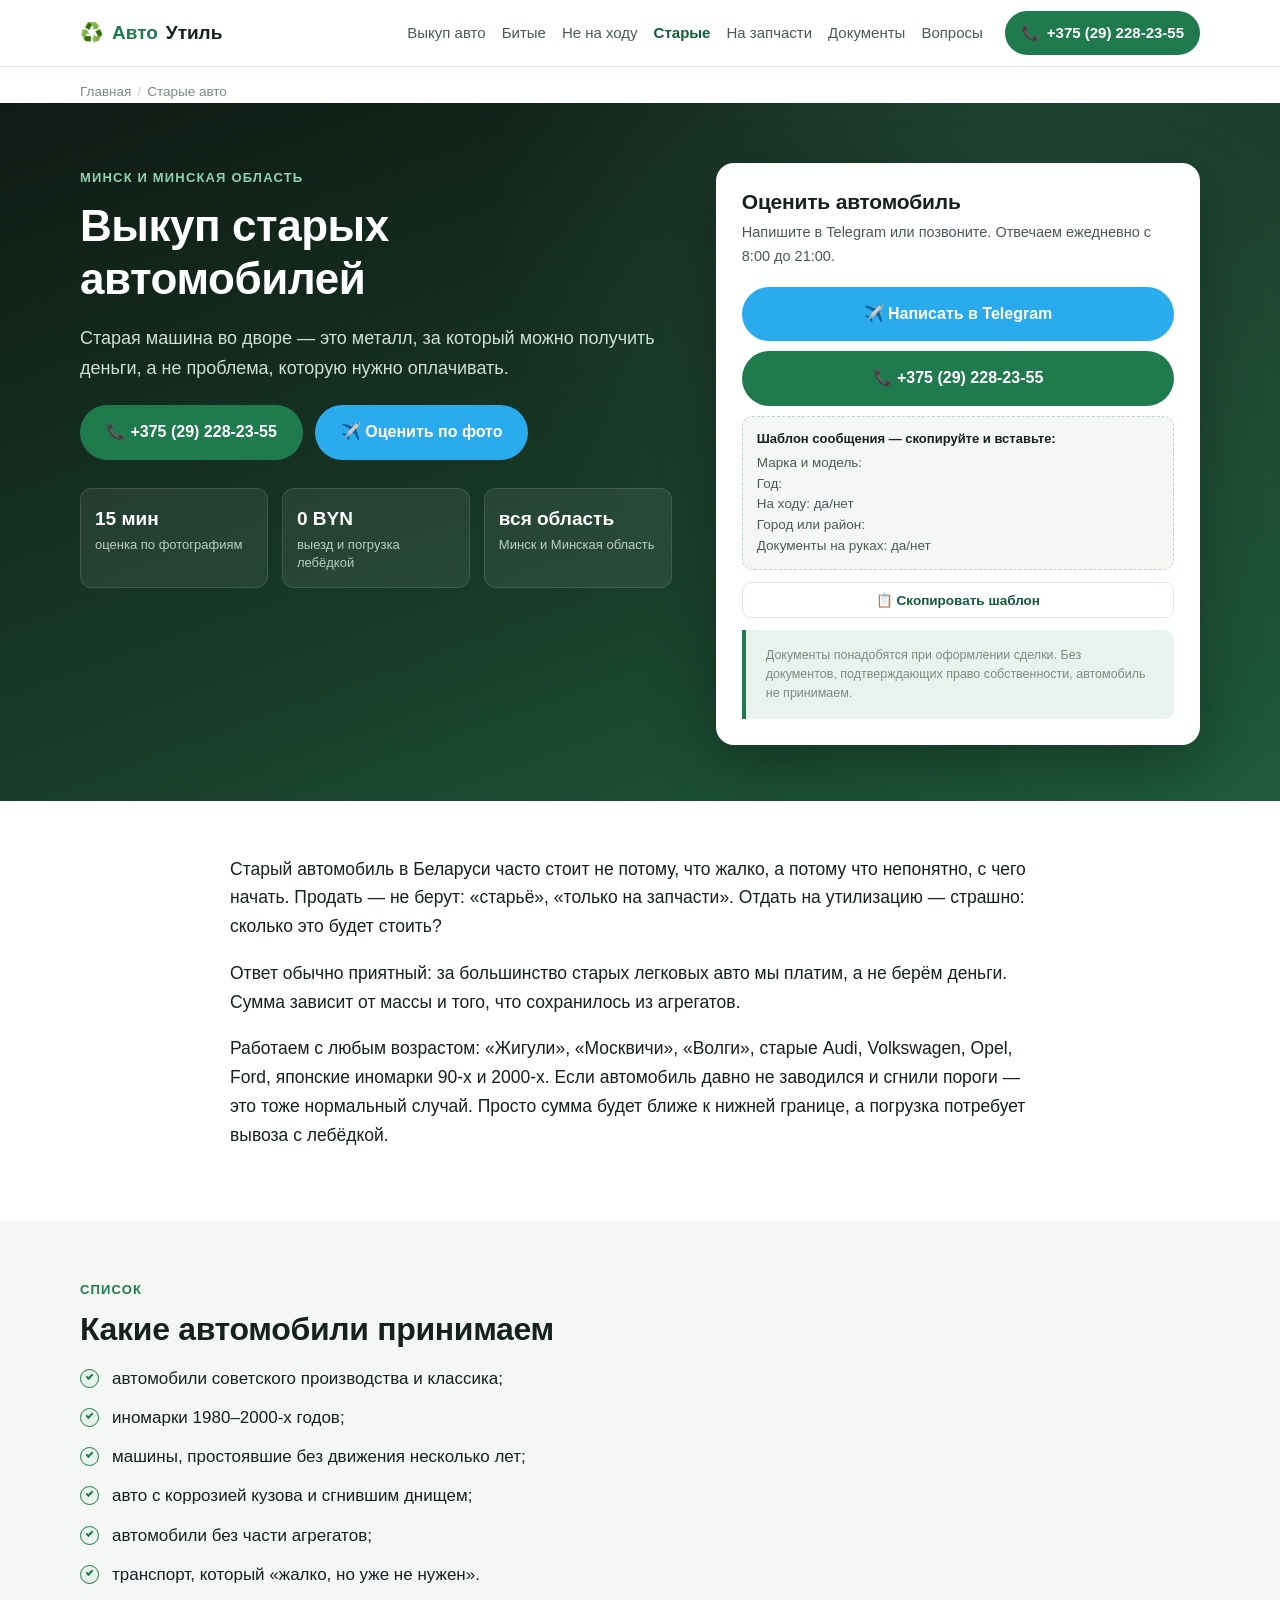
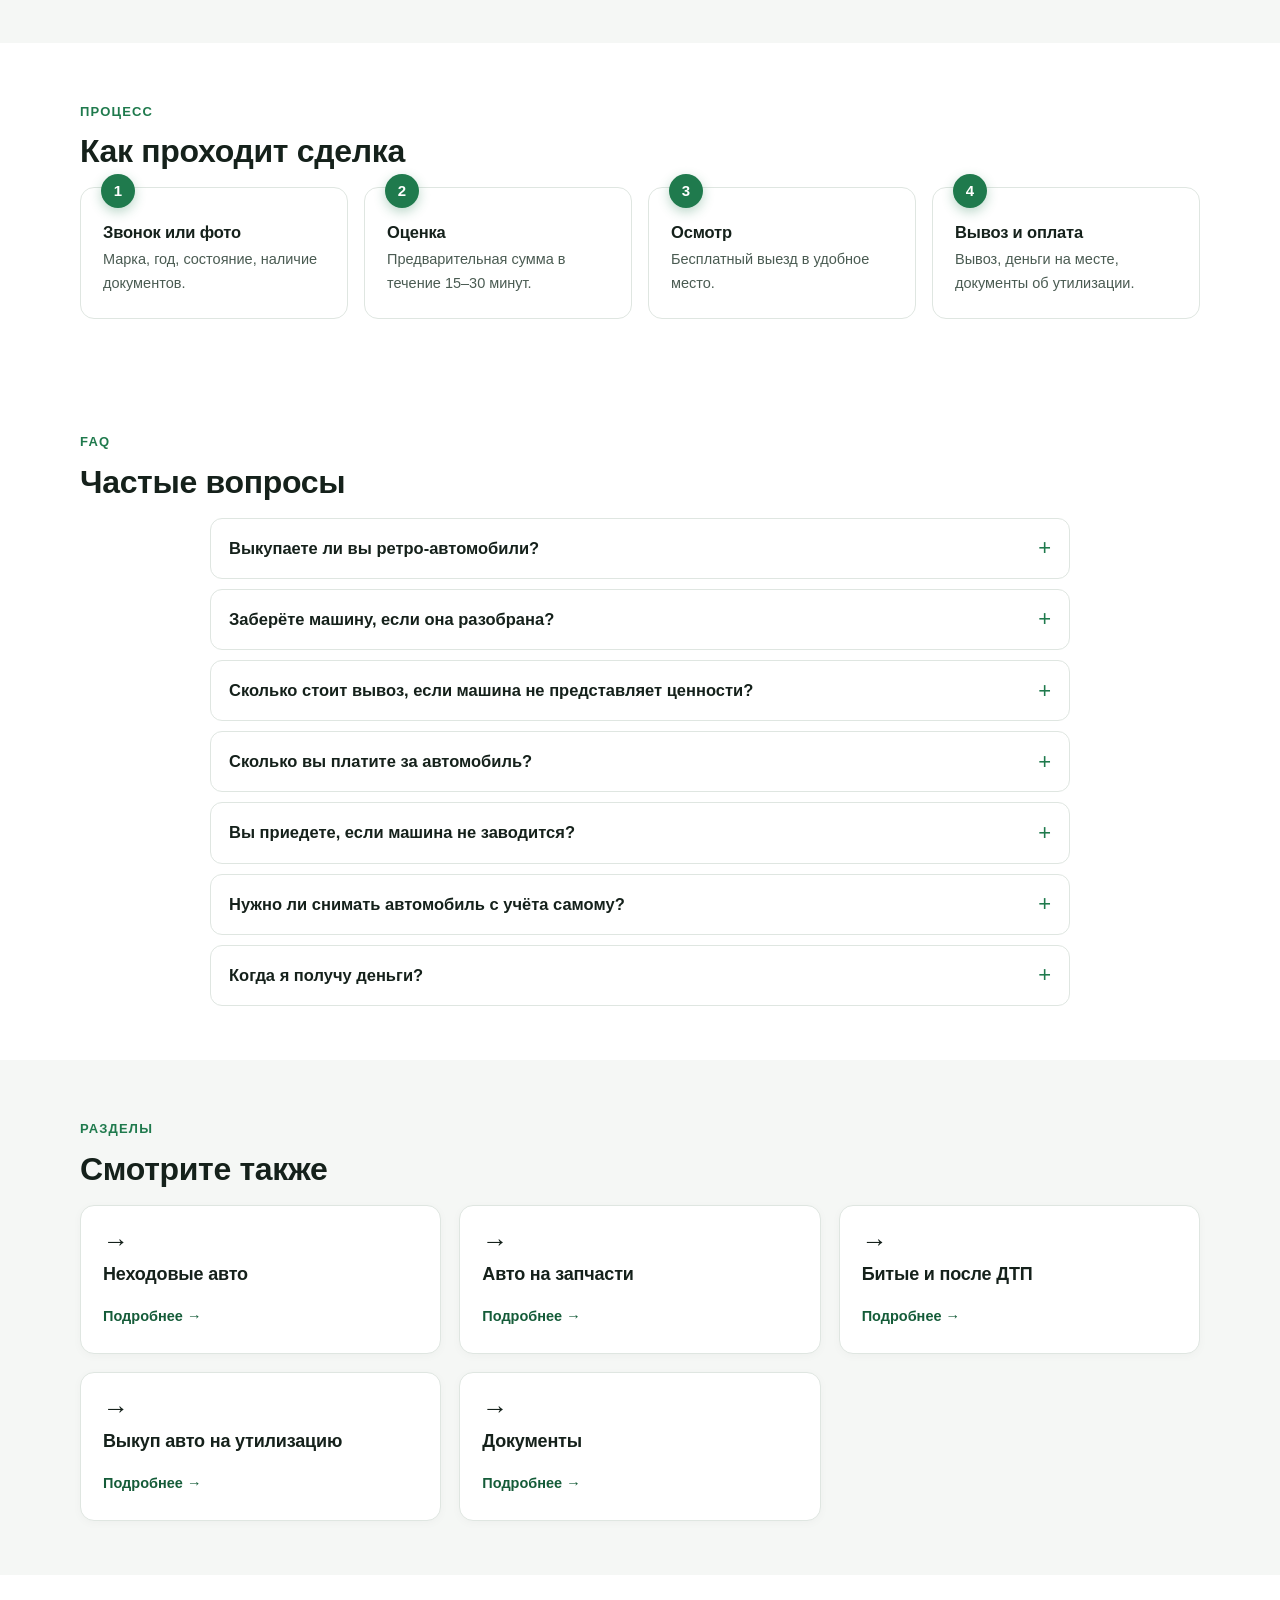
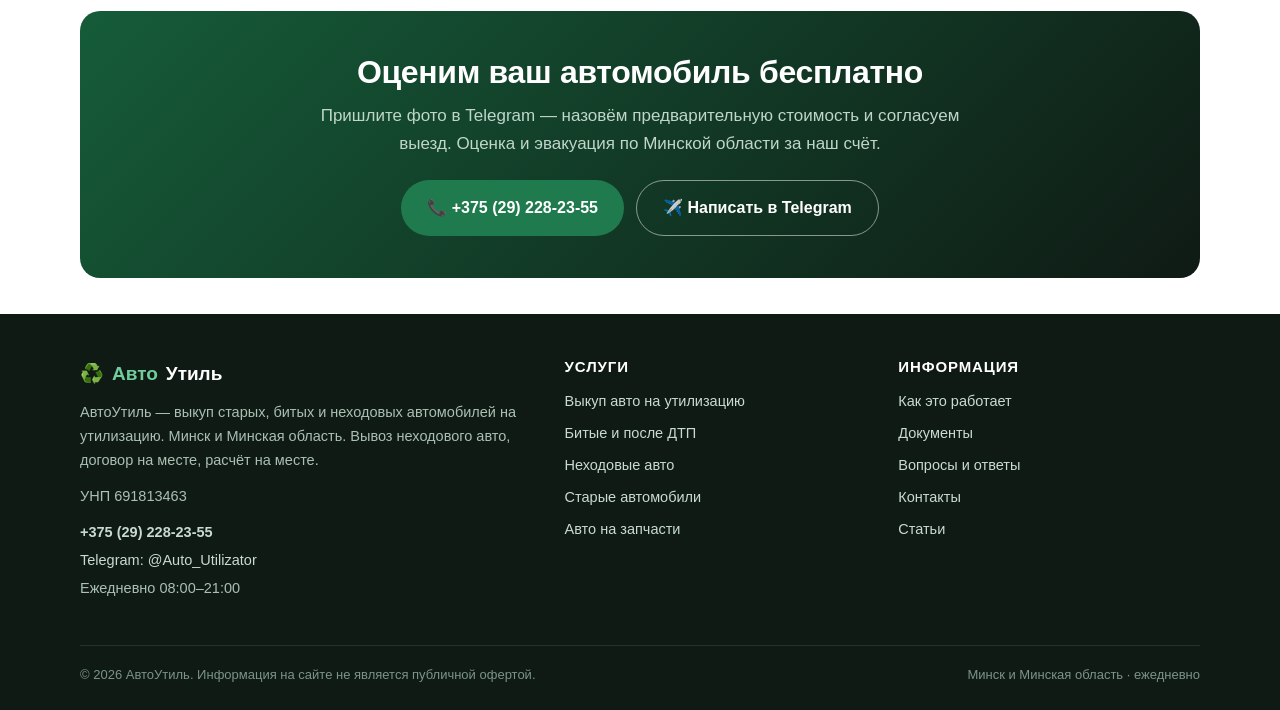
<file: starye-avto/index.html>
<!DOCTYPE html>
<html lang="ru">
<head>
<meta charset="utf-8">
<meta name="viewport" content="width=device-width, initial-scale=1">
<title>Выкуп старых автомобилей в Минске — заберём и заплатим</title>
<meta name="description" content="Выкуп старых автомобилей в Минске и Минской области: от советской классики до иномарок 90-х и 2000-х. Бесплатный вывоз, расчёт на месте, документы для ГАИ.">
<meta name="keywords" content="выкуп старых авто минск, сдать старое авто на утилизацию, куда деть старую машину, выкуп автохлама">
<meta name="robots" content="index,follow,max-image-preview:large">
<link rel="canonical" href="https://utilizator.by/starye-avto/">
<meta property="og:type" content="website">
<meta property="og:locale" content="ru_BY">
<meta property="og:site_name" content="АвтоУтиль">
<meta property="og:title" content="Выкуп старых автомобилей в Минске — заберём и заплатим">
<meta property="og:description" content="Выкуп старых автомобилей в Минске и Минской области: от советской классики до иномарок 90-х и 2000-х. Бесплатный вывоз, расчёт на месте, документы для ГАИ.">
<meta property="og:url" content="https://utilizator.by/starye-avto/">
<meta property="og:image" content="https://utilizator.by/img/hero.jpg">
<meta name="twitter:card" content="summary_large_image">
<meta name="theme-color" content="#155c39">
<link rel="icon" href="../favicon.svg" type="image/svg+xml">
<link rel="stylesheet" href="../css/style.css">
<script type="application/ld+json">{"@context":"https://schema.org","@type":"AutoWrecker","@id":"https://utilizator.by/#org",
"name":"АвтоУтиль","url":"https://utilizator.by/","telephone":"+375292282355",
"image":"https://utilizator.by/img/hero.jpg",
"description":"Выкуп старых, битых и неходовых автомобилей на утилизацию в Минске и Минской области. Оценка по фото, вывоз неходового авто, договор на месте.",
"currenciesAccepted":"BYN","paymentAccepted":"Наличные, перевод",
"areaServed":[{"@type":"City","name":"Минск"},{"@type":"AdministrativeArea","name":"Минская область"}],
"address":{"@type":"PostalAddress","addressLocality":"Минск","addressCountry":"BY"},
"openingHoursSpecification":[{"@type":"OpeningHoursSpecification",
"dayOfWeek":["Monday","Tuesday","Wednesday","Thursday","Friday","Saturday","Sunday"],
"opens":"08:00","closes":"21:00"}],
"sameAs":["https://t.me/Auto_Utilizator"]}</script>
<script type="application/ld+json">{"@context":"https://schema.org","@type":"FAQPage","mainEntity":[{"@type":"Question","name":"Выкупаете ли вы ретро-автомобили?","acceptedAnswer":{"@type":"Answer","text":"Да, но подход другой: если автомобиль представляет коллекционный интерес, мы это учитываем и предлагаем сумму выше стоимости лома. Пришлите фото — скажем честно, ретро это или металл."}},{"@type":"Question","name":"Заберёте машину, если она разобрана?","acceptedAnswer":{"@type":"Answer","text":"Да. Частично разобранные авто — обычная ситуация. Оценка идёт по тому, что осталось. Скажите при заявке, какие агрегаты сняты."}},{"@type":"Question","name":"Сколько стоит вывоз, если машина не представляет ценности?","acceptedAnswer":{"@type":"Answer","text":"Зависит от ситуации. Если стоимость металла покрывает вывоз — мы платим вам. Если нет (например, голый кузов без агрегатов в труднодоступном месте) — стоимость вывоза обсуждается отдельно и называется заранее, до приезда."}},{"@type":"Question","name":"Сколько вы платите за автомобиль?","acceptedAnswer":{"@type":"Answer","text":"Сумма зависит от массы автомобиля, содержания чёрного и цветного металла, комплектности и состояния агрегатов. Назвать точную цифру «по телефону» невозможно — её видно по фотографиям. Пришлите 5–7 снимков в Telegram, и мы ответим с предварительной стоимостью в течение 15–30 минут."}},{"@type":"Question","name":"Вы приедете, если машина не заводится?","acceptedAnswer":{"@type":"Answer","text":"Да. Организуем вывоз: неходовые автомобили забираем штатно. Единственное условие — должен быть доступ для подъезда. Если машина стоит в подземном паркинге или за плотным забором, сообщите заранее: согласуем способ погрузки."}},{"@type":"Question","name":"Нужно ли снимать автомобиль с учёта самому?","acceptedAnswer":{"@type":"Answer","text":"Да, это процедура владельца. Мы оформляем договор на месте и сразу отдаём копию на руки."}},{"@type":"Question","name":"Когда я получу деньги?","acceptedAnswer":{"@type":"Answer","text":"На месте, до погрузки. Наличными или переводом на карту — как удобнее. Никаких «оплатим после переработки»."}}]}</script>
<script type="application/ld+json">{"@context":"https://schema.org","@type":"Service","name":"Выкуп старых автомобилей","description":"Выкуп старых автомобилей в Минске и Минской области: от советской классики до иномарок 90-х и 2000-х. Бесплатный вывоз, расчёт на месте, документы для ГАИ.","provider":{"@id":"https://utilizator.by/#org"},"areaServed":[{"@type":"City","name":"Минск"},{"@type":"AdministrativeArea","name":"Минская область"}],"url":"https://utilizator.by/starye-avto/"}</script>
<script type="application/ld+json">{"@context":"https://schema.org","@type":"BreadcrumbList","itemListElement":[{"@type":"ListItem","position":1,"name":"Главная","item":"https://utilizator.by/"},{"@type":"ListItem","position":2,"name":"Старые авто","item":"https://utilizator.by/starye-avto/"}]}</script>
</head>
<body>
<header class="hdr"><div class="wrap hdr-in">
<a class="logo" href="../index.html">♻️ <span>Авто</span>Утиль</a>
<button class="burger" id="burger" aria-label="Меню" aria-expanded="false">☰</button>
<nav class="nav" id="nav" aria-label="Основное меню"><a href="../vykup-avto/index.html">Выкуп авто</a><a href="../bitye-avto/index.html">Битые</a><a href="../nekhodovye-avto/index.html">Не на ходу</a><a href="../starye-avto/index.html" class="active">Старые</a><a href="../avto-na-zapchasti/index.html">На запчасти</a><a href="../dokumenty-dlya-utilizatsii-avto/index.html">Документы</a><a href="../faq/index.html">Вопросы</a></nav>
<a class="hdr-phone" href="tel:+375292282355">📞 <span>+375 (29) 228-23-55</span></a>
</div></header>
<main>
<nav class="bc" aria-label="Хлебные крошки"><div class="wrap"><ol><li><a href="../index.html">Главная</a></li><li><a href="../starye-avto/index.html">Старые авто</a></li></ol></div></nav>
<section class="hero"><div class="wrap"><div class="hero-grid">
<div>
<span class="eyebrow" style="color:#8fd4ad">Минск и Минская область</span>
<h1>Выкуп старых автомобилей</h1>
<p class="lead">Старая машина во дворе — это металл, за который можно получить деньги, а не проблема, которую нужно оплачивать.</p>
<div class="btn-row">
<a class="btn btn-p" href="tel:+375292282355">📞 +375 (29) 228-23-55</a>
<a class="btn btn-tg" href="https://t.me/Auto_Utilizator" rel="nofollow noopener" target="_blank">✈️ Оценить по фото</a>
</div>
<div class="usp">
  <div><b>15 мин</b><small>оценка по фотографиям</small></div>
  <div><b>0 BYN</b><small>выезд и погрузка лебёдкой</small></div>
  <div><b>вся область</b><small>Минск и Минская область</small></div>
</div>
</div>
<div class="card-cta">
<h2>Оценить автомобиль</h2>
<p class="hint">Напишите в Telegram или позвоните. Отвечаем ежедневно с 8:00 до 21:00.</p>
<a class="btn btn-tg" href="https://t.me/Auto_Utilizator" rel="nofollow noopener" target="_blank">✈️ Написать в Telegram</a>
<a class="btn btn-p" href="tel:+375292282355">📞 +375 (29) 228-23-55</a>
<div class="copy-box">
  <strong>Шаблон сообщения — скопируйте и вставьте:</strong>
  <span id="tpl">Марка и модель: <br>Год: <br>На ходу: да/нет<br>Город или район: <br>Документы на руках: да/нет</span>
</div>
<button class="copy-btn" data-copy="tpl">📋 Скопировать шаблон</button>
<p class="note">Документы понадобятся при оформлении сделки. Без документов, подтверждающих право собственности, автомобиль не принимаем.</p>
</div>
</div></div></section><section><div class="wrap"><div class="narrow article"><p>Старый автомобиль в Беларуси часто стоит не потому, что жалко, а потому что непонятно, с чего начать. Продать — не берут: «старьё», «только на запчасти». Отдать на утилизацию — страшно: сколько это будет стоить?</p><p>Ответ обычно приятный: за большинство старых легковых авто мы платим, а не берём деньги. Сумма зависит от массы и того, что сохранилось из агрегатов.</p><p>Работаем с любым возрастом: «Жигули», «Москвичи», «Волги», старые Audi, Volkswagen, Opel, Ford, японские иномарки 90-х и 2000-х. Если автомобиль давно не заводился и сгнили пороги — это тоже нормальный случай. Просто сумма будет ближе к нижней границе, а погрузка потребует вывоза с лебёдкой.</p></div></div></section><section class="bg-soft"><div class="wrap"><span class="eyebrow">Список</span><h2>Какие автомобили принимаем</h2><ul class="checks"><li>автомобили советского производства и классика;</li><li>иномарки 1980–2000-х годов;</li><li>машины, простоявшие без движения несколько лет;</li><li>авто с коррозией кузова и сгнившим днищем;</li><li>автомобили без части агрегатов;</li><li>транспорт, который «жалко, но уже не нужен».</li></ul></div></section><section class=""><div class="wrap"><span class="eyebrow">Процесс</span><h2>Как проходит сделка</h2><div class="steps"><div class='step'><h3>Звонок или фото</h3><p>Марка, год, состояние, наличие документов.</p></div><div class='step'><h3>Оценка</h3><p>Предварительная сумма в течение 15–30 минут.</p></div><div class='step'><h3>Осмотр</h3><p>Бесплатный выезд в удобное место.</p></div><div class='step'><h3>Вывоз и оплата</h3><p>Вывоз, деньги на месте, документы об утилизации.</p></div></div></div></section><section class=""><div class="wrap"><span class="eyebrow">FAQ</span><h2>Частые вопросы</h2><div class="faq"><details><summary>Выкупаете ли вы ретро-автомобили?</summary><div class="ans"><p>Да, но подход другой: если автомобиль представляет коллекционный интерес, мы это учитываем и предлагаем сумму выше стоимости лома. Пришлите фото — скажем честно, ретро это или металл.</p></div></details><details><summary>Заберёте машину, если она разобрана?</summary><div class="ans"><p>Да. Частично разобранные авто — обычная ситуация. Оценка идёт по тому, что осталось. Скажите при заявке, какие агрегаты сняты.</p></div></details><details><summary>Сколько стоит вывоз, если машина не представляет ценности?</summary><div class="ans"><p>Зависит от ситуации. Если стоимость металла покрывает вывоз — мы платим вам. Если нет (например, голый кузов без агрегатов в труднодоступном месте) — стоимость вывоза обсуждается отдельно и называется заранее, до приезда.</p></div></details><details><summary>Сколько вы платите за автомобиль?</summary><div class="ans"><p>Сумма зависит от массы автомобиля, содержания чёрного и цветного металла, комплектности и состояния агрегатов. Назвать точную цифру «по телефону» невозможно — её видно по фотографиям. Пришлите 5–7 снимков в Telegram, и мы ответим с предварительной стоимостью в течение 15–30 минут.</p></div></details><details><summary>Вы приедете, если машина не заводится?</summary><div class="ans"><p>Да. Организуем вывоз: неходовые автомобили забираем штатно. Единственное условие — должен быть доступ для подъезда. Если машина стоит в подземном паркинге или за плотным забором, сообщите заранее: согласуем способ погрузки.</p></div></details><details><summary>Нужно ли снимать автомобиль с учёта самому?</summary><div class="ans"><p>Да, это процедура владельца. Мы оформляем договор на месте и сразу отдаём копию на руки.</p></div></details><details><summary>Когда я получу деньги?</summary><div class="ans"><p>На месте, до погрузки. Наличными или переводом на карту — как удобнее. Никаких «оплатим после переработки».</p></div></details></div></div></section><section class="bg-soft"><div class="wrap"><span class="eyebrow">Разделы</span><h2>Смотрите также</h2><div class="grid g3"><a class="card-link" href="../nekhodovye-avto/index.html"><div class="card"><span class="ico">→</span><h3>Неходовые авто</h3><p></p><span class="more">Подробнее →</span></div></a><a class="card-link" href="../avto-na-zapchasti/index.html"><div class="card"><span class="ico">→</span><h3>Авто на запчасти</h3><p></p><span class="more">Подробнее →</span></div></a><a class="card-link" href="../bitye-avto/index.html"><div class="card"><span class="ico">→</span><h3>Битые и после ДТП</h3><p></p><span class="more">Подробнее →</span></div></a><a class="card-link" href="../vykup-avto/index.html"><div class="card"><span class="ico">→</span><h3>Выкуп авто на утилизацию</h3><p></p><span class="more">Подробнее →</span></div></a><a class="card-link" href="../dokumenty-dlya-utilizatsii-avto/index.html"><div class="card"><span class="ico">→</span><h3>Документы</h3><p></p><span class="more">Подробнее →</span></div></a></div></div></section><section class="tight"><div class="wrap"><div class="cta">
<h2>Оценим ваш автомобиль бесплатно</h2><p>Пришлите фото в Telegram — назовём предварительную стоимость и согласуем выезд. Оценка и эвакуация по Минской области за наш счёт.</p>
<div class="btn-row" style="justify-content:center">
<a class="btn btn-p" href="tel:+375292282355">📞 +375 (29) 228-23-55</a>
<a class="btn btn-s" href="https://t.me/Auto_Utilizator" rel="nofollow noopener" target="_blank">✈️ Написать в Telegram</a>
</div></div></div></section>
</main>
<footer><div class="wrap">
<div class="f-grid">
  <div>
    <a class="logo" href="../index.html">♻️ <span>Авто</span>Утиль</a>
    <p style="margin-bottom:12px">АвтоУтиль — выкуп старых, битых и неходовых автомобилей на утилизацию. Минск и Минская область. Вывоз неходового авто, договор на месте, расчёт на месте.</p>
    <p style="margin-bottom:12px">УНП 691813463</p>
    <p style="margin-bottom:4px"><a href="tel:+375292282355"><strong>+375 (29) 228-23-55</strong></a></p>
    <p style="margin-bottom:4px"><a href="https://t.me/Auto_Utilizator" rel="nofollow noopener" target="_blank">Telegram: @Auto_Utilizator</a></p>
    <p>Ежедневно 08:00–21:00</p>
  </div>
  <div><h3>Услуги</h3><ul><li><a href="../vykup-avto/index.html">Выкуп авто на утилизацию</a></li><li><a href="../bitye-avto/index.html">Битые и после ДТП</a></li><li><a href="../nekhodovye-avto/index.html">Неходовые авто</a></li><li><a href="../starye-avto/index.html">Старые автомобили</a></li><li><a href="../avto-na-zapchasti/index.html">Авто на запчасти</a></li></ul></div>
  <div><h3>Информация</h3><ul><li><a href="../kak-rabotaem/index.html">Как это работает</a></li><li><a href="../dokumenty-dlya-utilizatsii-avto/index.html">Документы</a></li><li><a href="../faq/index.html">Вопросы и ответы</a></li><li><a href="../kontakty/index.html">Контакты</a></li><li><a href="../blog/index.html">Статьи</a></li></ul></div>
</div>
<div class="f-bottom">
  <span>© 2026 АвтоУтиль. Информация на сайте не является публичной офертой.</span>
  <span>Минск и Минская область · ежедневно</span>
</div>
</div></footer>
<div class="callbar">
<a class="c1" href="tel:+375292282355">📞 Позвонить</a>
<a class="c2" href="https://t.me/Auto_Utilizator" rel="nofollow noopener" target="_blank">✈️ Telegram</a>
</div>
<script src="../js/main.js" defer></script>
</body>
</html>
</file>
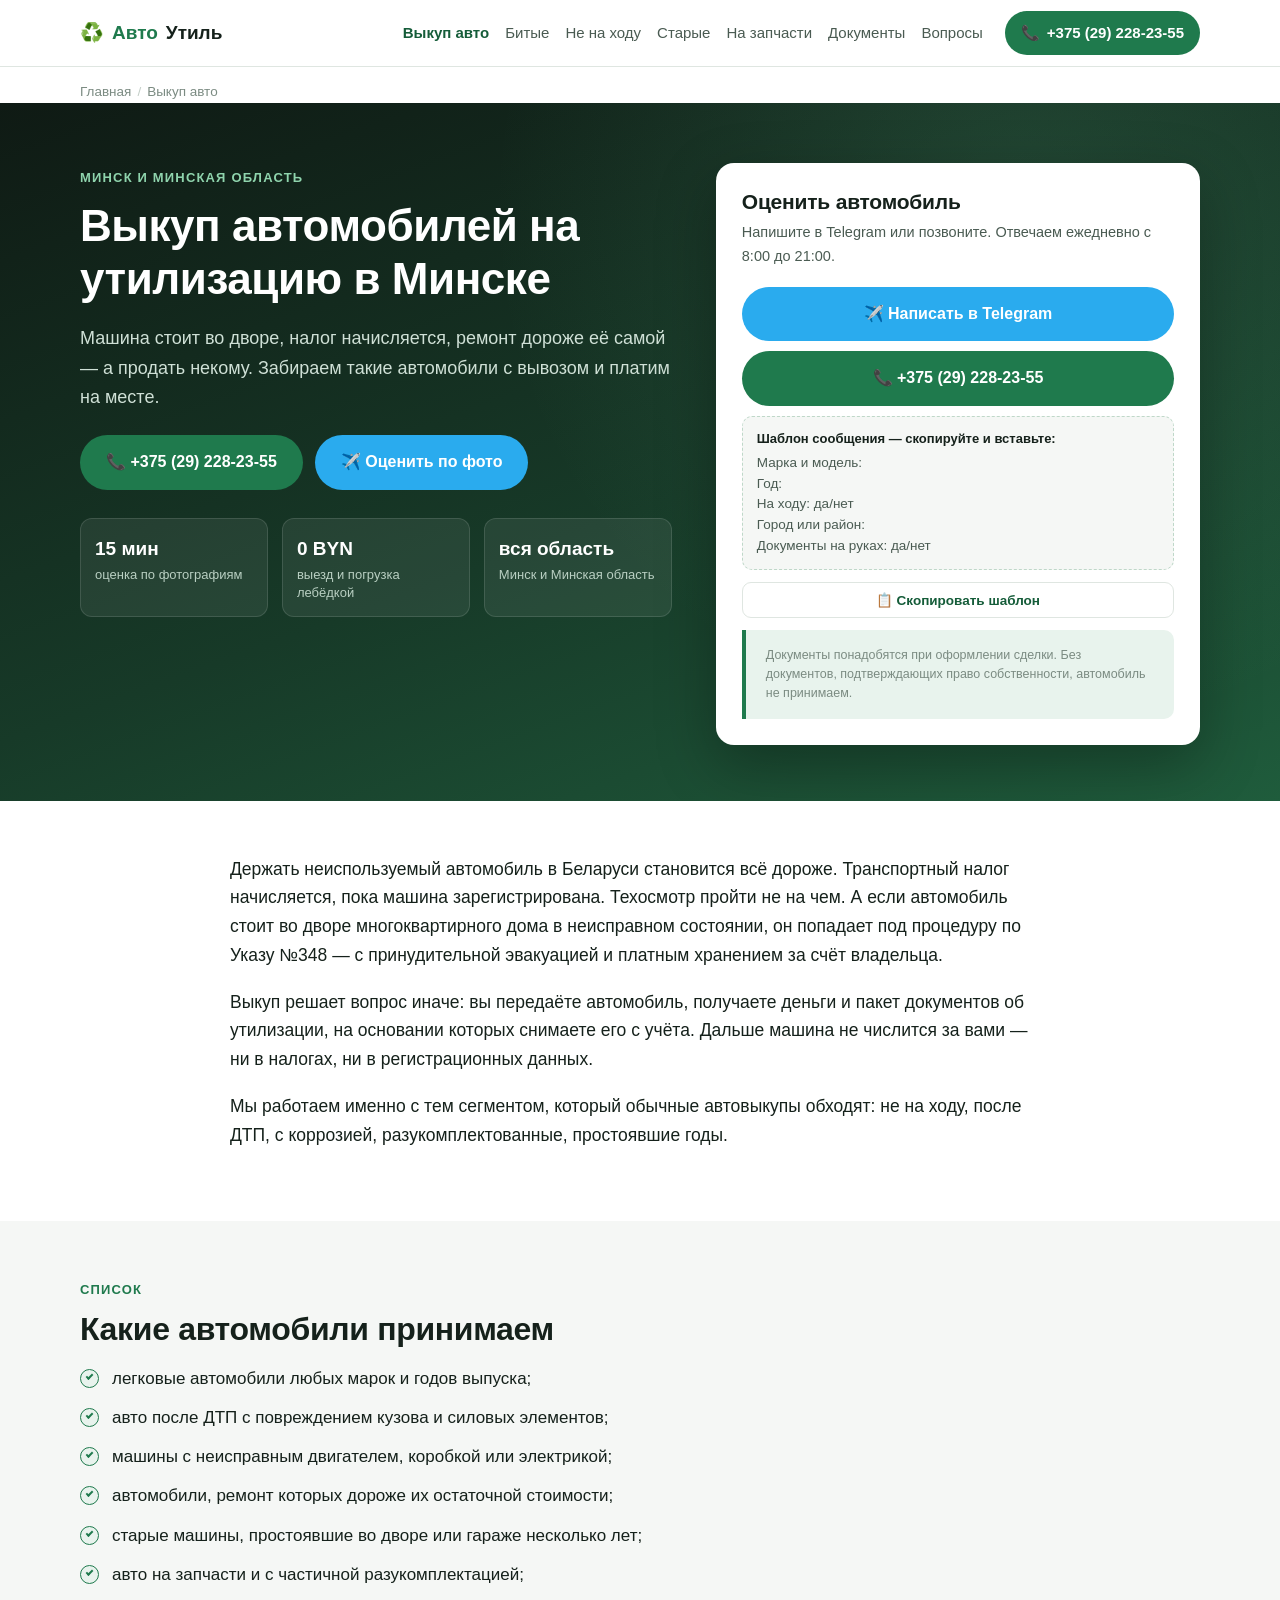
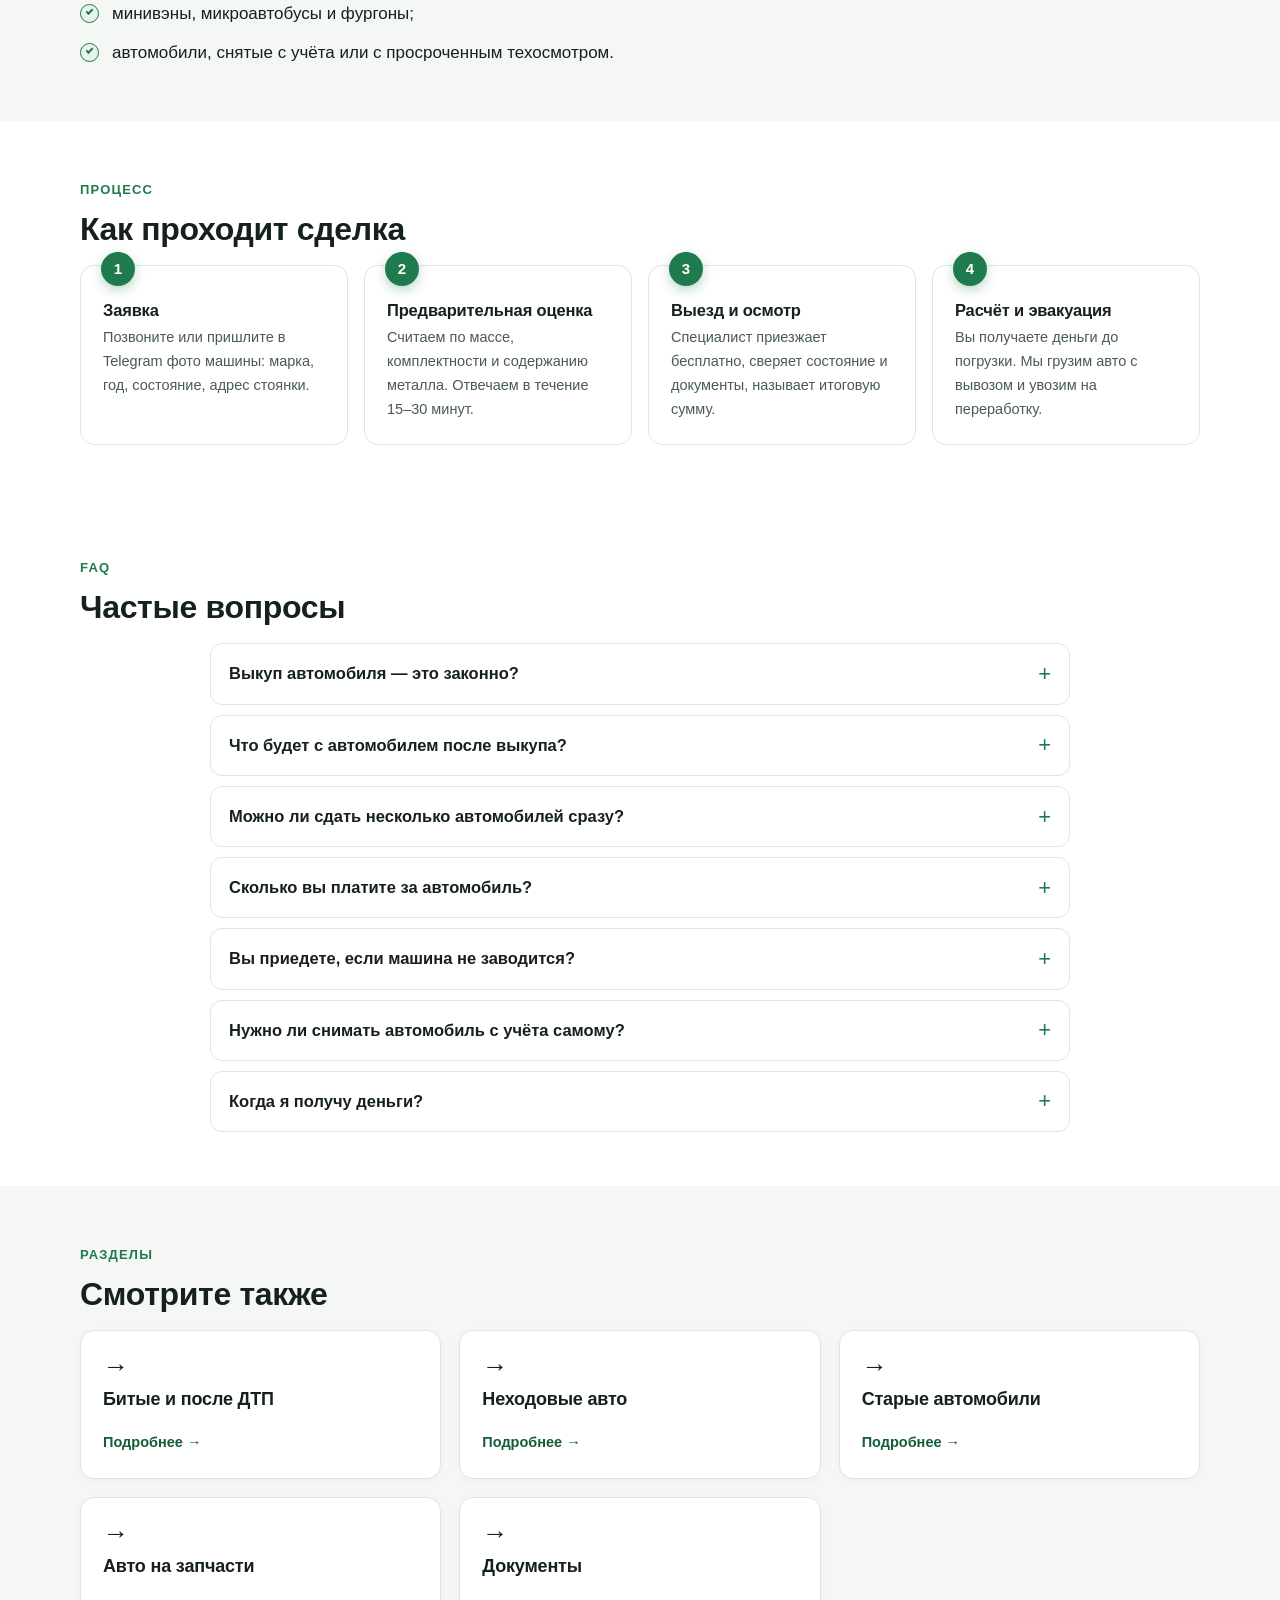
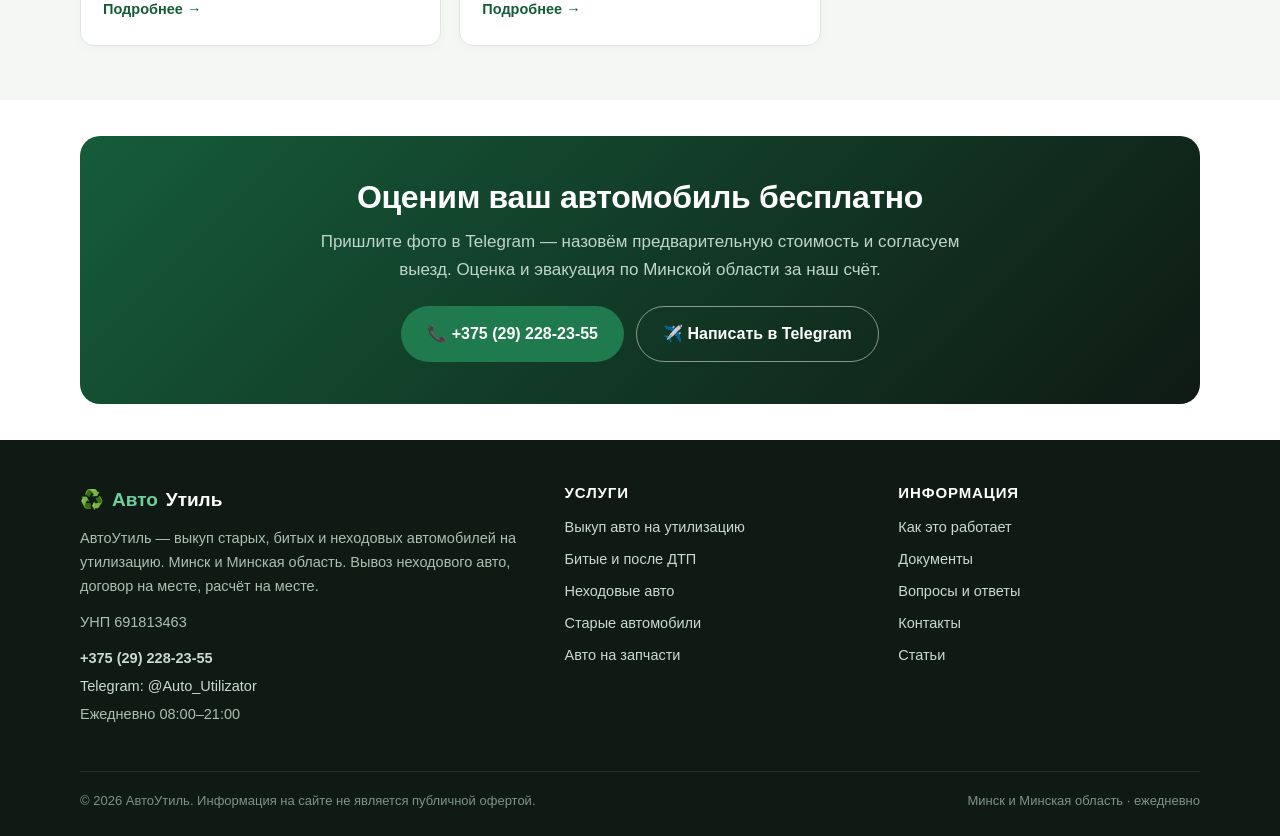
<file: vykup-avto/index.html>
<!DOCTYPE html>
<html lang="ru">
<head>
<meta charset="utf-8">
<meta name="viewport" content="width=device-width, initial-scale=1">
<title>Выкуп авто на утилизацию в Минске — оценка по фото</title>
<meta name="description" content="Выкуп старых, битых и неходовых авто на утилизацию в Минске и Минской области. Оценка по фото за 15 минут, свой вывоз, документы для ГАИ, расчёт на месте.">
<meta name="keywords" content="выкуп авто на утилизацию минск, выкуп старых автомобилей, сдать авто на утилизацию, выкуп неходовых авто">
<meta name="robots" content="index,follow,max-image-preview:large">
<link rel="canonical" href="https://utilizator.by/vykup-avto/">
<meta property="og:type" content="website">
<meta property="og:locale" content="ru_BY">
<meta property="og:site_name" content="АвтоУтиль">
<meta property="og:title" content="Выкуп авто на утилизацию в Минске — оценка по фото">
<meta property="og:description" content="Выкуп старых, битых и неходовых авто на утилизацию в Минске и Минской области. Оценка по фото за 15 минут, свой вывоз, документы для ГАИ, расчёт на месте.">
<meta property="og:url" content="https://utilizator.by/vykup-avto/">
<meta property="og:image" content="https://utilizator.by/img/hero.jpg">
<meta name="twitter:card" content="summary_large_image">
<meta name="theme-color" content="#155c39">
<link rel="icon" href="../favicon.svg" type="image/svg+xml">
<link rel="stylesheet" href="../css/style.css">
<script type="application/ld+json">{"@context":"https://schema.org","@type":"AutoWrecker","@id":"https://utilizator.by/#org",
"name":"АвтоУтиль","url":"https://utilizator.by/","telephone":"+375292282355",
"image":"https://utilizator.by/img/hero.jpg",
"description":"Выкуп старых, битых и неходовых автомобилей на утилизацию в Минске и Минской области. Оценка по фото, вывоз неходового авто, договор на месте.",
"currenciesAccepted":"BYN","paymentAccepted":"Наличные, перевод",
"areaServed":[{"@type":"City","name":"Минск"},{"@type":"AdministrativeArea","name":"Минская область"}],
"address":{"@type":"PostalAddress","addressLocality":"Минск","addressCountry":"BY"},
"openingHoursSpecification":[{"@type":"OpeningHoursSpecification",
"dayOfWeek":["Monday","Tuesday","Wednesday","Thursday","Friday","Saturday","Sunday"],
"opens":"08:00","closes":"21:00"}],
"sameAs":["https://t.me/Auto_Utilizator"]}</script>
<script type="application/ld+json">{"@context":"https://schema.org","@type":"FAQPage","mainEntity":[{"@type":"Question","name":"Выкуп автомобиля — это законно?","acceptedAnswer":{"@type":"Answer","text":"Да. Вы продаёте принадлежащее вам имущество по договору, а утилизация проводится с оформлением документов. Вы получаете договор и его копию — этого достаточно для снятия автомобиля с учёта."}},{"@type":"Question","name":"Что будет с автомобилем после выкупа?","acceptedAnswer":{"@type":"Answer","text":"Он проходит утилизацию: слив технических жидкостей, снятие аккумулятора, разборка и сортировка металла. Автомобиль не восстанавливается и не перепродаётся как транспортное средство."}},{"@type":"Question","name":"Можно ли сдать несколько автомобилей сразу?","acceptedAnswer":{"@type":"Answer","text":"Да. Для двух и более машин считаем одной сделкой — это обычно выгоднее, потому что один рейс вывоза."}},{"@type":"Question","name":"Сколько вы платите за автомобиль?","acceptedAnswer":{"@type":"Answer","text":"Сумма зависит от массы автомобиля, содержания чёрного и цветного металла, комплектности и состояния агрегатов. Назвать точную цифру «по телефону» невозможно — её видно по фотографиям. Пришлите 5–7 снимков в Telegram, и мы ответим с предварительной стоимостью в течение 15–30 минут."}},{"@type":"Question","name":"Вы приедете, если машина не заводится?","acceptedAnswer":{"@type":"Answer","text":"Да. Организуем вывоз: неходовые автомобили забираем штатно. Единственное условие — должен быть доступ для подъезда. Если машина стоит в подземном паркинге или за плотным забором, сообщите заранее: согласуем способ погрузки."}},{"@type":"Question","name":"Нужно ли снимать автомобиль с учёта самому?","acceptedAnswer":{"@type":"Answer","text":"Да, это процедура владельца. Мы оформляем договор на месте и сразу отдаём копию на руки."}},{"@type":"Question","name":"Когда я получу деньги?","acceptedAnswer":{"@type":"Answer","text":"На месте, до погрузки. Наличными или переводом на карту — как удобнее. Никаких «оплатим после переработки»."}}]}</script>
<script type="application/ld+json">{"@context":"https://schema.org","@type":"Service","name":"Выкуп автомобилей на утилизацию в Минске","description":"Выкуп старых, битых и неходовых авто на утилизацию в Минске и Минской области. Оценка по фото за 15 минут, свой вывоз, документы для ГАИ, расчёт на месте.","provider":{"@id":"https://utilizator.by/#org"},"areaServed":[{"@type":"City","name":"Минск"},{"@type":"AdministrativeArea","name":"Минская область"}],"url":"https://utilizator.by/vykup-avto/"}</script>
<script type="application/ld+json">{"@context":"https://schema.org","@type":"BreadcrumbList","itemListElement":[{"@type":"ListItem","position":1,"name":"Главная","item":"https://utilizator.by/"},{"@type":"ListItem","position":2,"name":"Выкуп авто","item":"https://utilizator.by/vykup-avto/"}]}</script>
</head>
<body>
<header class="hdr"><div class="wrap hdr-in">
<a class="logo" href="../index.html">♻️ <span>Авто</span>Утиль</a>
<button class="burger" id="burger" aria-label="Меню" aria-expanded="false">☰</button>
<nav class="nav" id="nav" aria-label="Основное меню"><a href="../vykup-avto/index.html" class="active">Выкуп авто</a><a href="../bitye-avto/index.html">Битые</a><a href="../nekhodovye-avto/index.html">Не на ходу</a><a href="../starye-avto/index.html">Старые</a><a href="../avto-na-zapchasti/index.html">На запчасти</a><a href="../dokumenty-dlya-utilizatsii-avto/index.html">Документы</a><a href="../faq/index.html">Вопросы</a></nav>
<a class="hdr-phone" href="tel:+375292282355">📞 <span>+375 (29) 228-23-55</span></a>
</div></header>
<main>
<nav class="bc" aria-label="Хлебные крошки"><div class="wrap"><ol><li><a href="../index.html">Главная</a></li><li><a href="../vykup-avto/index.html">Выкуп авто</a></li></ol></div></nav>
<section class="hero"><div class="wrap"><div class="hero-grid">
<div>
<span class="eyebrow" style="color:#8fd4ad">Минск и Минская область</span>
<h1>Выкуп автомобилей на утилизацию в Минске</h1>
<p class="lead">Машина стоит во дворе, налог начисляется, ремонт дороже её самой — а продать некому. Забираем такие автомобили с вывозом и платим на месте.</p>
<div class="btn-row">
<a class="btn btn-p" href="tel:+375292282355">📞 +375 (29) 228-23-55</a>
<a class="btn btn-tg" href="https://t.me/Auto_Utilizator" rel="nofollow noopener" target="_blank">✈️ Оценить по фото</a>
</div>
<div class="usp">
  <div><b>15 мин</b><small>оценка по фотографиям</small></div>
  <div><b>0 BYN</b><small>выезд и погрузка лебёдкой</small></div>
  <div><b>вся область</b><small>Минск и Минская область</small></div>
</div>
</div>
<div class="card-cta">
<h2>Оценить автомобиль</h2>
<p class="hint">Напишите в Telegram или позвоните. Отвечаем ежедневно с 8:00 до 21:00.</p>
<a class="btn btn-tg" href="https://t.me/Auto_Utilizator" rel="nofollow noopener" target="_blank">✈️ Написать в Telegram</a>
<a class="btn btn-p" href="tel:+375292282355">📞 +375 (29) 228-23-55</a>
<div class="copy-box">
  <strong>Шаблон сообщения — скопируйте и вставьте:</strong>
  <span id="tpl">Марка и модель: <br>Год: <br>На ходу: да/нет<br>Город или район: <br>Документы на руках: да/нет</span>
</div>
<button class="copy-btn" data-copy="tpl">📋 Скопировать шаблон</button>
<p class="note">Документы понадобятся при оформлении сделки. Без документов, подтверждающих право собственности, автомобиль не принимаем.</p>
</div>
</div></div></section><section><div class="wrap"><div class="narrow article"><p>Держать неиспользуемый автомобиль в Беларуси становится всё дороже. Транспортный налог начисляется, пока машина зарегистрирована. Техосмотр пройти не на чем. А если автомобиль стоит во дворе многоквартирного дома в неисправном состоянии, он попадает под процедуру по Указу №348 — с принудительной эвакуацией и платным хранением за счёт владельца.</p><p>Выкуп решает вопрос иначе: вы передаёте автомобиль, получаете деньги и пакет документов об утилизации, на основании которых снимаете его с учёта. Дальше машина не числится за вами — ни в налогах, ни в регистрационных данных.</p><p>Мы работаем именно с тем сегментом, который обычные автовыкупы обходят: не на ходу, после ДТП, с коррозией, разукомплектованные, простоявшие годы.</p></div></div></section><section class="bg-soft"><div class="wrap"><span class="eyebrow">Список</span><h2>Какие автомобили принимаем</h2><ul class="checks"><li>легковые автомобили любых марок и годов выпуска;</li><li>авто после ДТП с повреждением кузова и силовых элементов;</li><li>машины с неисправным двигателем, коробкой или электрикой;</li><li>автомобили, ремонт которых дороже их остаточной стоимости;</li><li>старые машины, простоявшие во дворе или гараже несколько лет;</li><li>авто на запчасти и с частичной разукомплектацией;</li><li>минивэны, микроавтобусы и фургоны;</li><li>автомобили, снятые с учёта или с просроченным техосмотром.</li></ul></div></section><section class=""><div class="wrap"><span class="eyebrow">Процесс</span><h2>Как проходит сделка</h2><div class="steps"><div class='step'><h3>Заявка</h3><p>Позвоните или пришлите в Telegram фото машины: марка, год, состояние, адрес стоянки.</p></div><div class='step'><h3>Предварительная оценка</h3><p>Считаем по массе, комплектности и содержанию металла. Отвечаем в течение 15–30 минут.</p></div><div class='step'><h3>Выезд и осмотр</h3><p>Специалист приезжает бесплатно, сверяет состояние и документы, называет итоговую сумму.</p></div><div class='step'><h3>Расчёт и эвакуация</h3><p>Вы получаете деньги до погрузки. Мы грузим авто с вывозом и увозим на переработку.</p></div></div></div></section><section class=""><div class="wrap"><span class="eyebrow">FAQ</span><h2>Частые вопросы</h2><div class="faq"><details><summary>Выкуп автомобиля — это законно?</summary><div class="ans"><p>Да. Вы продаёте принадлежащее вам имущество по договору, а утилизация проводится с оформлением документов. Вы получаете договор и его копию — этого достаточно для снятия автомобиля с учёта.</p></div></details><details><summary>Что будет с автомобилем после выкупа?</summary><div class="ans"><p>Он проходит утилизацию: слив технических жидкостей, снятие аккумулятора, разборка и сортировка металла. Автомобиль не восстанавливается и не перепродаётся как транспортное средство.</p></div></details><details><summary>Можно ли сдать несколько автомобилей сразу?</summary><div class="ans"><p>Да. Для двух и более машин считаем одной сделкой — это обычно выгоднее, потому что один рейс вывоза.</p></div></details><details><summary>Сколько вы платите за автомобиль?</summary><div class="ans"><p>Сумма зависит от массы автомобиля, содержания чёрного и цветного металла, комплектности и состояния агрегатов. Назвать точную цифру «по телефону» невозможно — её видно по фотографиям. Пришлите 5–7 снимков в Telegram, и мы ответим с предварительной стоимостью в течение 15–30 минут.</p></div></details><details><summary>Вы приедете, если машина не заводится?</summary><div class="ans"><p>Да. Организуем вывоз: неходовые автомобили забираем штатно. Единственное условие — должен быть доступ для подъезда. Если машина стоит в подземном паркинге или за плотным забором, сообщите заранее: согласуем способ погрузки.</p></div></details><details><summary>Нужно ли снимать автомобиль с учёта самому?</summary><div class="ans"><p>Да, это процедура владельца. Мы оформляем договор на месте и сразу отдаём копию на руки.</p></div></details><details><summary>Когда я получу деньги?</summary><div class="ans"><p>На месте, до погрузки. Наличными или переводом на карту — как удобнее. Никаких «оплатим после переработки».</p></div></details></div></div></section><section class="bg-soft"><div class="wrap"><span class="eyebrow">Разделы</span><h2>Смотрите также</h2><div class="grid g3"><a class="card-link" href="../bitye-avto/index.html"><div class="card"><span class="ico">→</span><h3>Битые и после ДТП</h3><p></p><span class="more">Подробнее →</span></div></a><a class="card-link" href="../nekhodovye-avto/index.html"><div class="card"><span class="ico">→</span><h3>Неходовые авто</h3><p></p><span class="more">Подробнее →</span></div></a><a class="card-link" href="../starye-avto/index.html"><div class="card"><span class="ico">→</span><h3>Старые автомобили</h3><p></p><span class="more">Подробнее →</span></div></a><a class="card-link" href="../avto-na-zapchasti/index.html"><div class="card"><span class="ico">→</span><h3>Авто на запчасти</h3><p></p><span class="more">Подробнее →</span></div></a><a class="card-link" href="../dokumenty-dlya-utilizatsii-avto/index.html"><div class="card"><span class="ico">→</span><h3>Документы</h3><p></p><span class="more">Подробнее →</span></div></a></div></div></section><section class="tight"><div class="wrap"><div class="cta">
<h2>Оценим ваш автомобиль бесплатно</h2><p>Пришлите фото в Telegram — назовём предварительную стоимость и согласуем выезд. Оценка и эвакуация по Минской области за наш счёт.</p>
<div class="btn-row" style="justify-content:center">
<a class="btn btn-p" href="tel:+375292282355">📞 +375 (29) 228-23-55</a>
<a class="btn btn-s" href="https://t.me/Auto_Utilizator" rel="nofollow noopener" target="_blank">✈️ Написать в Telegram</a>
</div></div></div></section>
</main>
<footer><div class="wrap">
<div class="f-grid">
  <div>
    <a class="logo" href="../index.html">♻️ <span>Авто</span>Утиль</a>
    <p style="margin-bottom:12px">АвтоУтиль — выкуп старых, битых и неходовых автомобилей на утилизацию. Минск и Минская область. Вывоз неходового авто, договор на месте, расчёт на месте.</p>
    <p style="margin-bottom:12px">УНП 691813463</p>
    <p style="margin-bottom:4px"><a href="tel:+375292282355"><strong>+375 (29) 228-23-55</strong></a></p>
    <p style="margin-bottom:4px"><a href="https://t.me/Auto_Utilizator" rel="nofollow noopener" target="_blank">Telegram: @Auto_Utilizator</a></p>
    <p>Ежедневно 08:00–21:00</p>
  </div>
  <div><h3>Услуги</h3><ul><li><a href="../vykup-avto/index.html">Выкуп авто на утилизацию</a></li><li><a href="../bitye-avto/index.html">Битые и после ДТП</a></li><li><a href="../nekhodovye-avto/index.html">Неходовые авто</a></li><li><a href="../starye-avto/index.html">Старые автомобили</a></li><li><a href="../avto-na-zapchasti/index.html">Авто на запчасти</a></li></ul></div>
  <div><h3>Информация</h3><ul><li><a href="../kak-rabotaem/index.html">Как это работает</a></li><li><a href="../dokumenty-dlya-utilizatsii-avto/index.html">Документы</a></li><li><a href="../faq/index.html">Вопросы и ответы</a></li><li><a href="../kontakty/index.html">Контакты</a></li><li><a href="../blog/index.html">Статьи</a></li></ul></div>
</div>
<div class="f-bottom">
  <span>© 2026 АвтоУтиль. Информация на сайте не является публичной офертой.</span>
  <span>Минск и Минская область · ежедневно</span>
</div>
</div></footer>
<div class="callbar">
<a class="c1" href="tel:+375292282355">📞 Позвонить</a>
<a class="c2" href="https://t.me/Auto_Utilizator" rel="nofollow noopener" target="_blank">✈️ Telegram</a>
</div>
<script src="../js/main.js" defer></script>
</body>
</html>
</file>
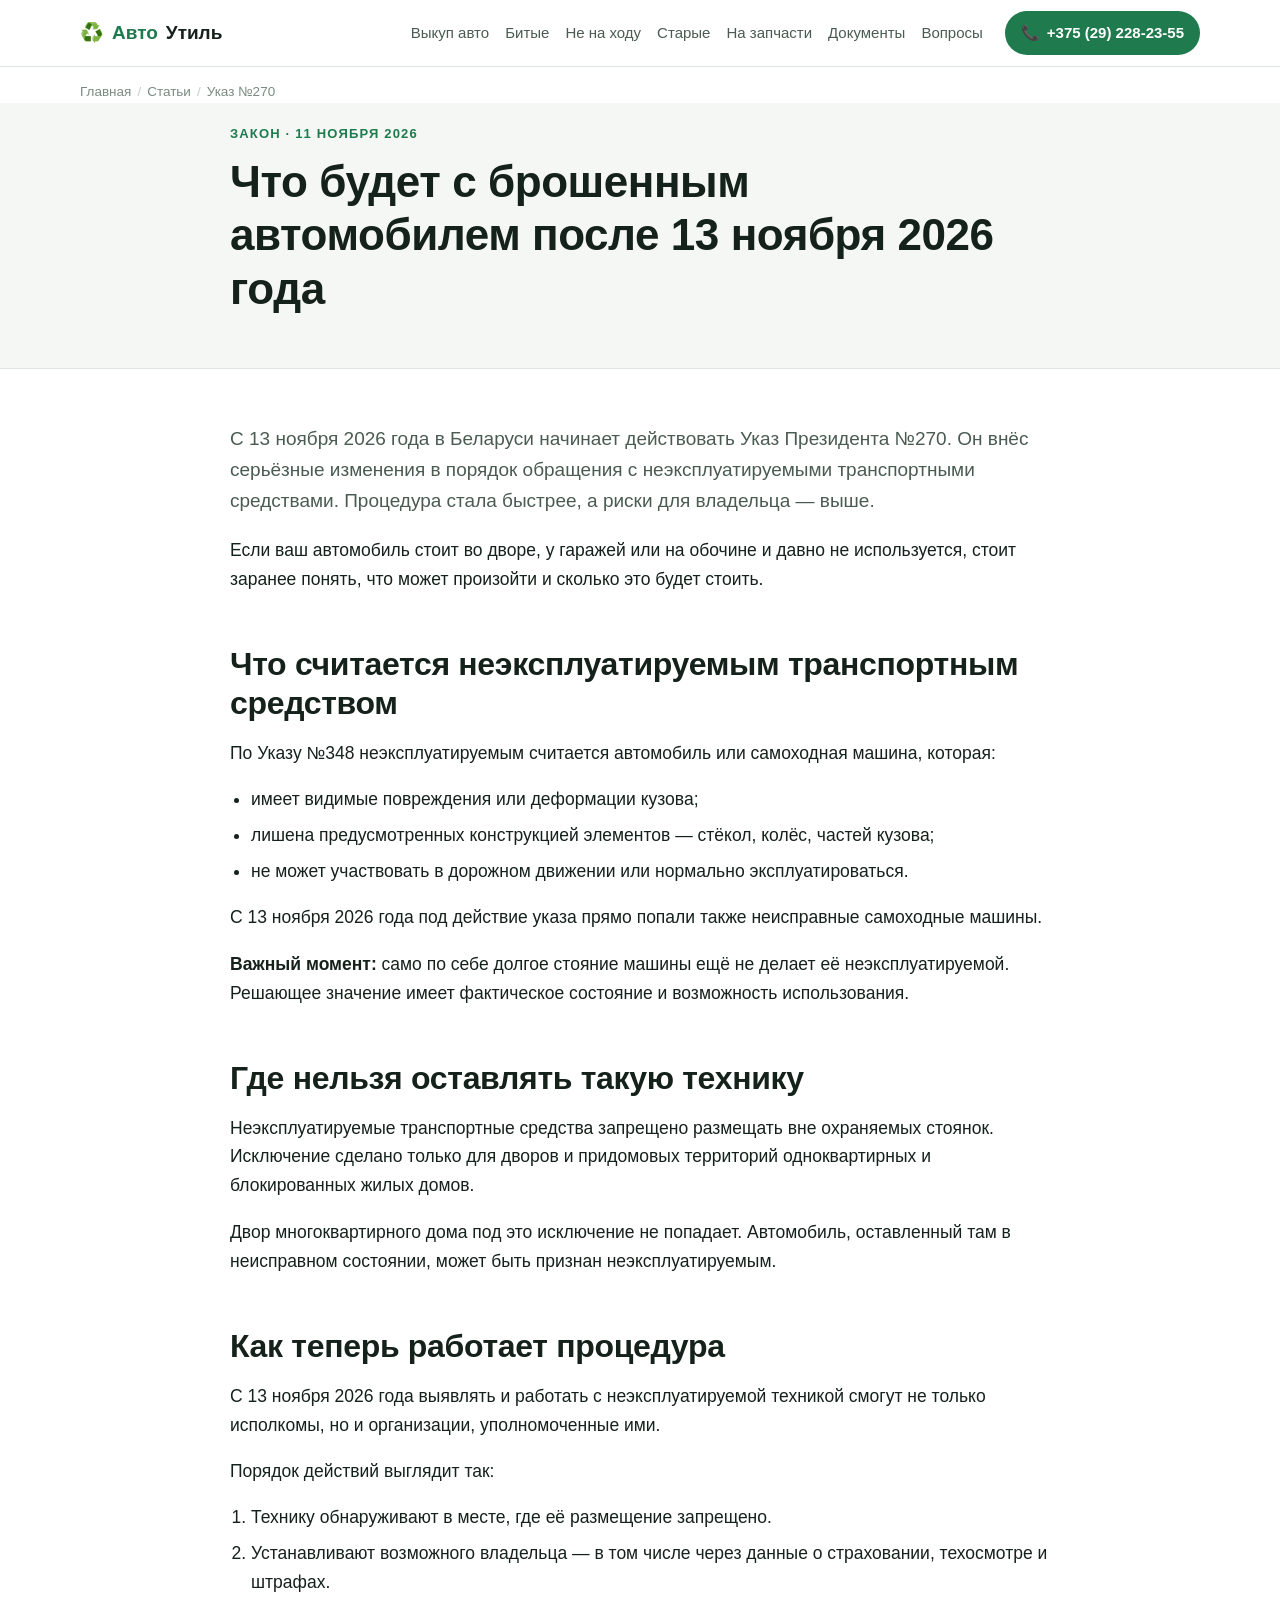
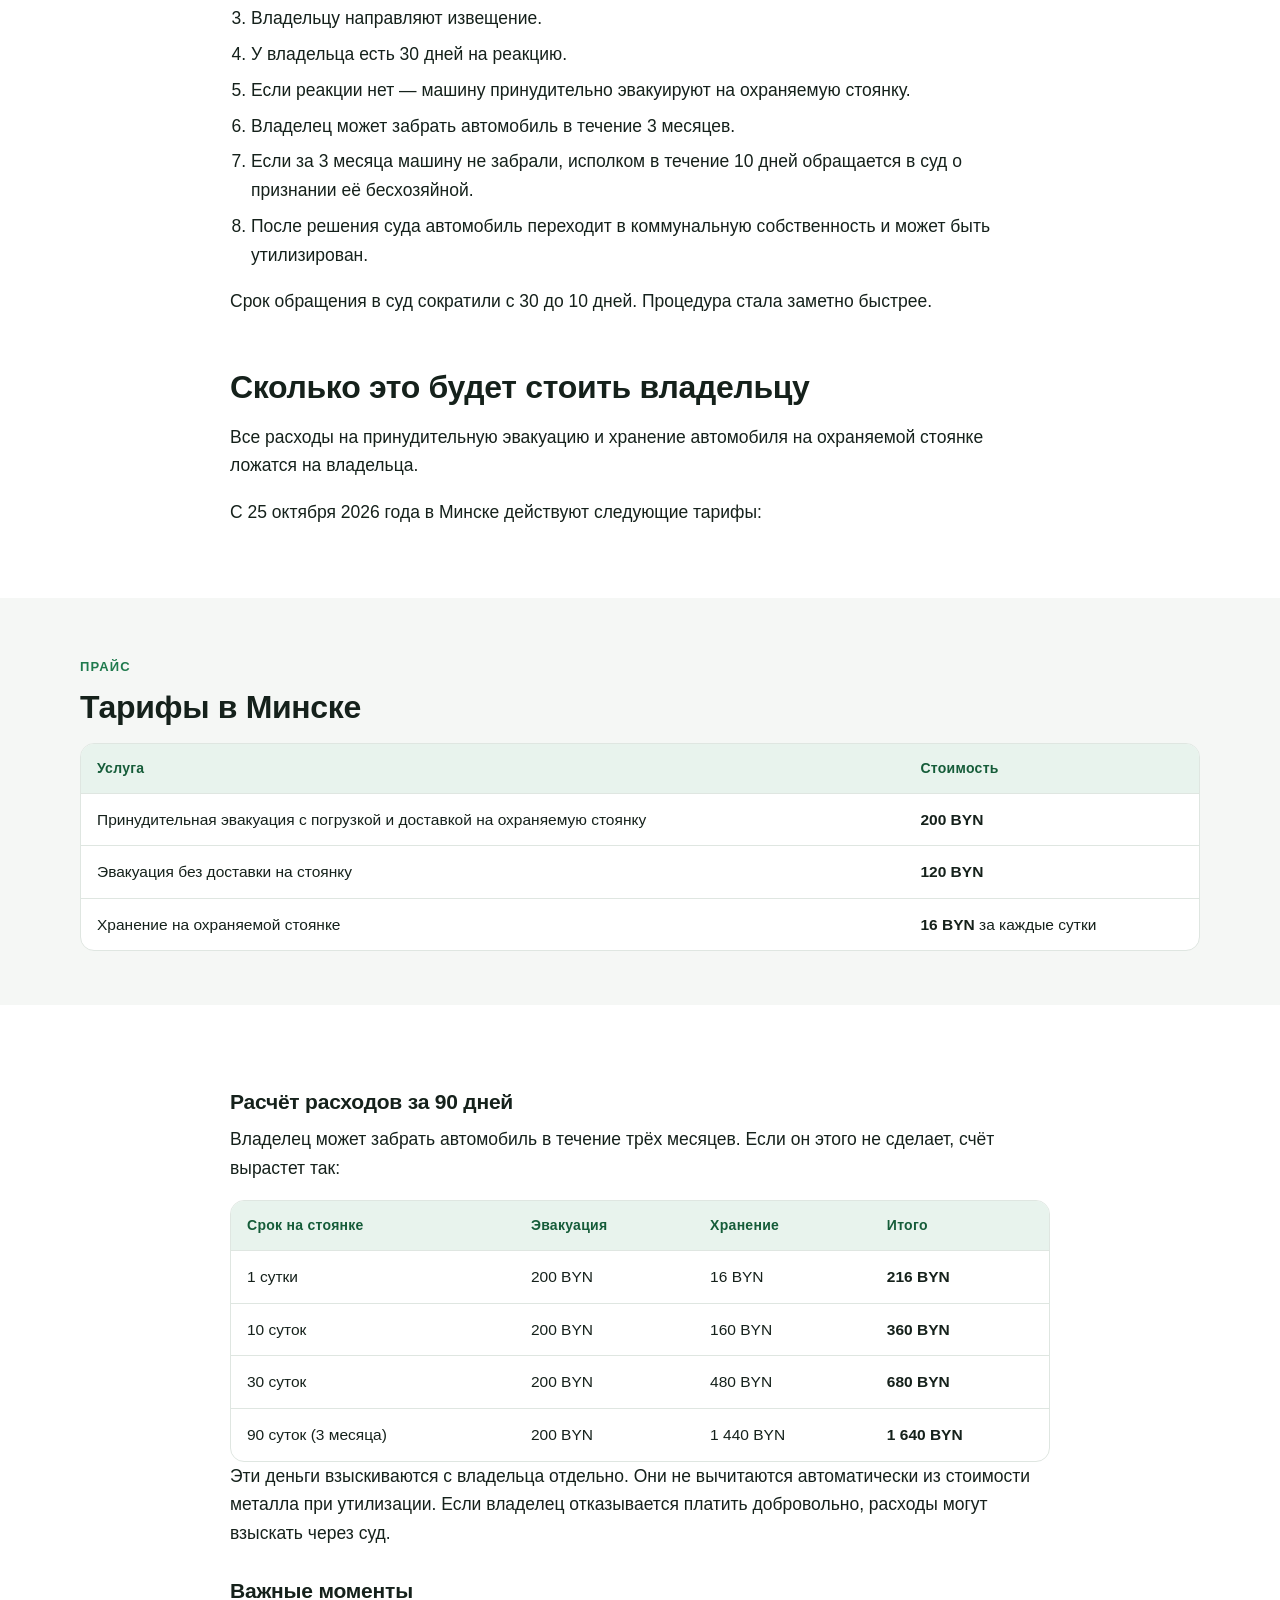
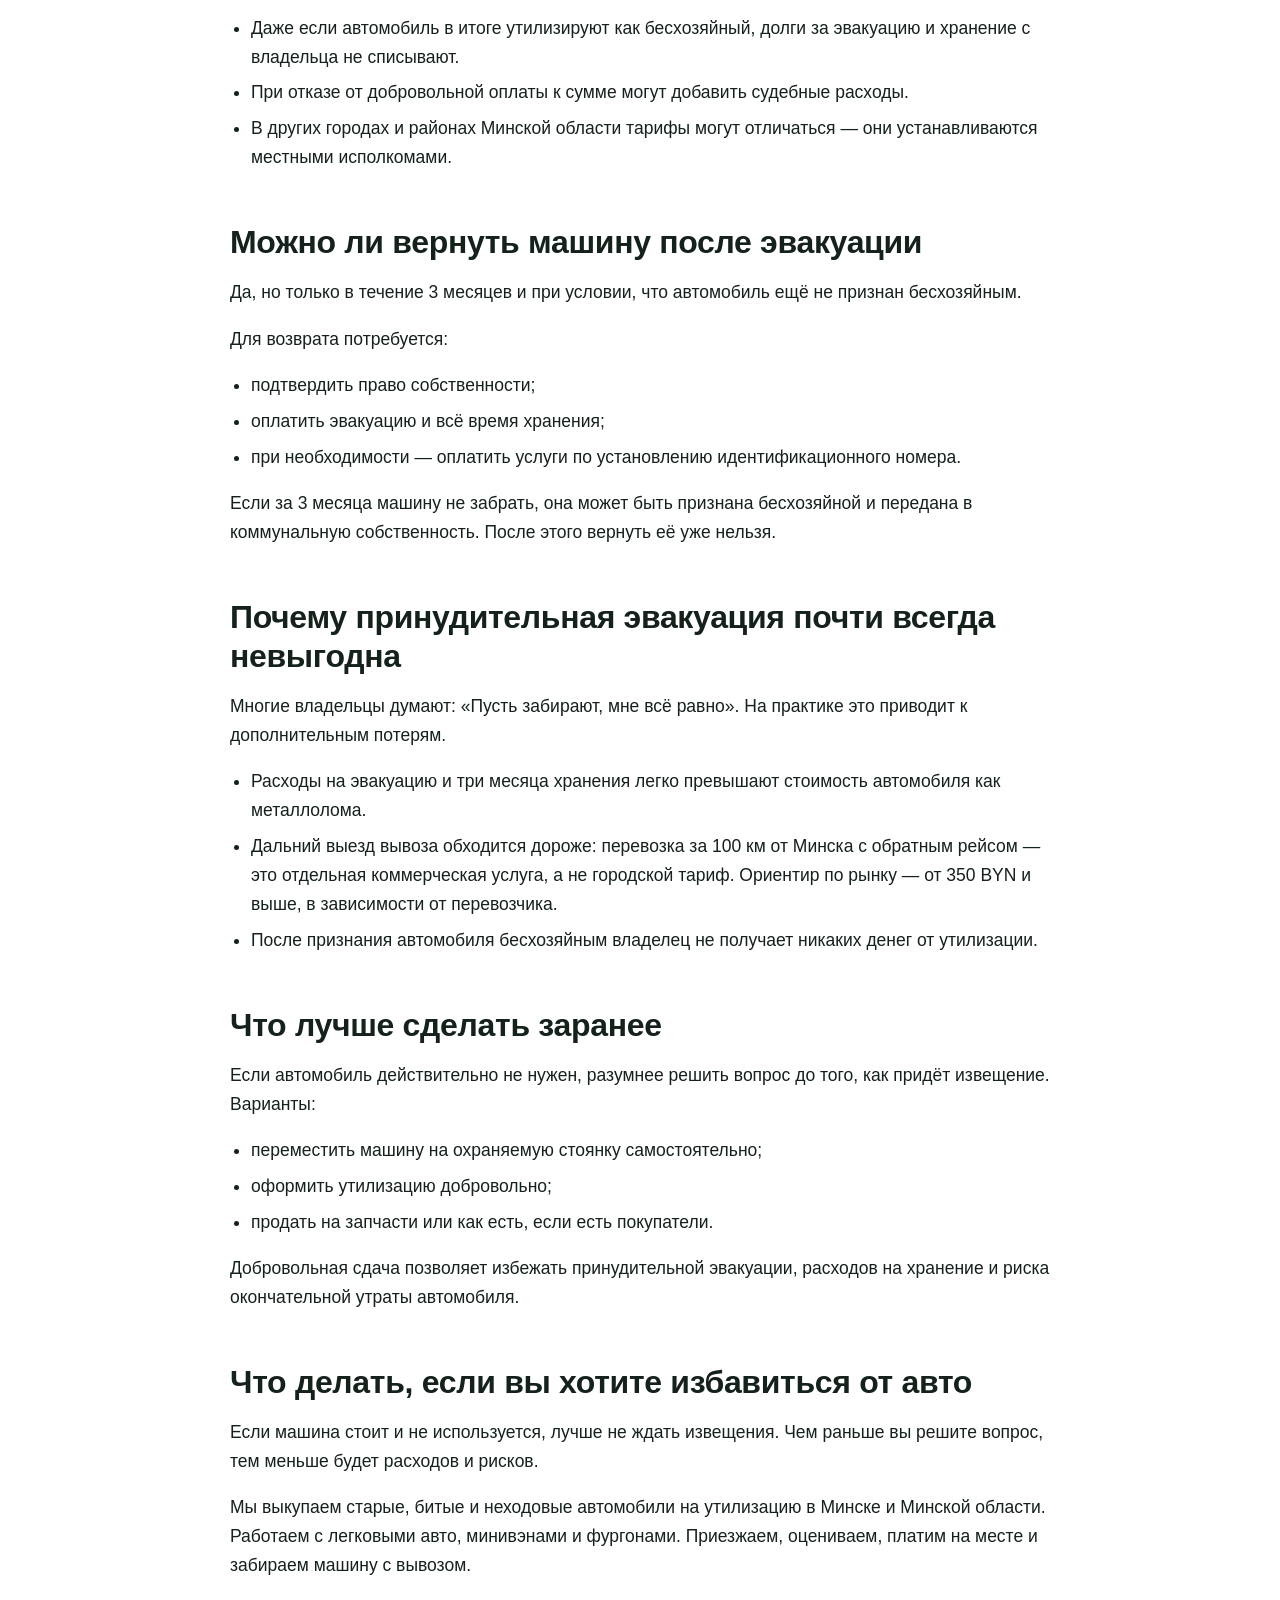
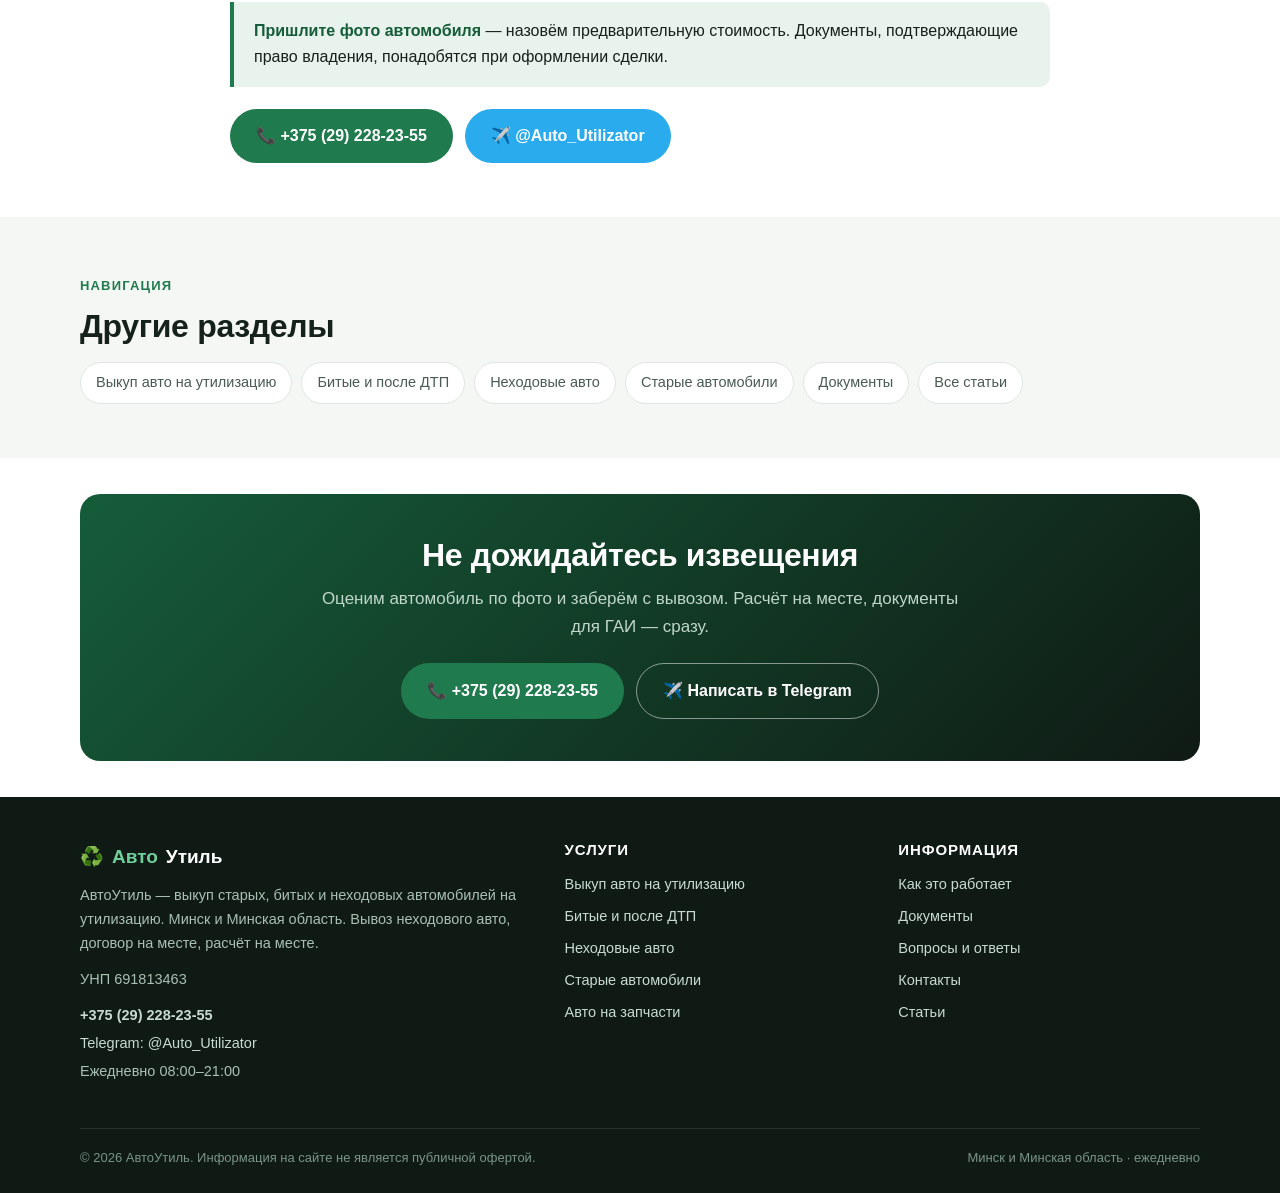
<file: blog/broshennoe-avto-2026/index.html>
<!DOCTYPE html>
<html lang="ru">
<head>
<meta charset="utf-8">
<meta name="viewport" content="width=device-width, initial-scale=1">
<title>Что будет с брошенным автомобилем после 13 ноября 2026 года | АвтоУтиль</title>
<meta name="description" content="Указ №270 с 13 ноября 2026: как забирают неэксплуатируемые авто, сроки процедуры, тарифы Минска — 200 BYN эвакуация, 16 BYN в сутки хранение, расчёт за 90 дней.">
<meta name="keywords" content="указ 270 беларусь, брошенное авто, эвакуация авто минск тарифы, хранение на штрафстоянке">
<meta name="robots" content="index,follow,max-image-preview:large">
<link rel="canonical" href="https://utilizator.by/blog/broshennoe-avto-2026/">
<meta property="og:type" content="website">
<meta property="og:locale" content="ru_BY">
<meta property="og:site_name" content="АвтоУтиль">
<meta property="og:title" content="Что будет с брошенным автомобилем после 13 ноября 2026 года | АвтоУтиль">
<meta property="og:description" content="Указ №270 с 13 ноября 2026: как забирают неэксплуатируемые авто, сроки процедуры, тарифы Минска — 200 BYN эвакуация, 16 BYN в сутки хранение, расчёт за 90 дней.">
<meta property="og:url" content="https://utilizator.by/blog/broshennoe-avto-2026/">
<meta property="og:image" content="https://utilizator.by/img/hero.jpg">
<meta name="twitter:card" content="summary_large_image">
<meta name="theme-color" content="#155c39">
<link rel="icon" href="../../favicon.svg" type="image/svg+xml">
<link rel="stylesheet" href="../../css/style.css">
<script type="application/ld+json">{"@context":"https://schema.org","@type":"AutoWrecker","@id":"https://utilizator.by/#org",
"name":"АвтоУтиль","url":"https://utilizator.by/","telephone":"+375292282355",
"image":"https://utilizator.by/img/hero.jpg",
"description":"Выкуп старых, битых и неходовых автомобилей на утилизацию в Минске и Минской области. Оценка по фото, вывоз неходового авто, договор на месте.",
"currenciesAccepted":"BYN","paymentAccepted":"Наличные, перевод",
"areaServed":[{"@type":"City","name":"Минск"},{"@type":"AdministrativeArea","name":"Минская область"}],
"address":{"@type":"PostalAddress","addressLocality":"Минск","addressCountry":"BY"},
"openingHoursSpecification":[{"@type":"OpeningHoursSpecification",
"dayOfWeek":["Monday","Tuesday","Wednesday","Thursday","Friday","Saturday","Sunday"],
"opens":"08:00","closes":"21:00"}],
"sameAs":["https://t.me/Auto_Utilizator"]}</script>
<script type="application/ld+json">{"@context":"https://schema.org","@type":"Article","headline":"Что будет с брошенным автомобилем после 13 ноября 2026 года","description":"Указ №270 с 13 ноября 2026: как забирают неэксплуатируемые авто, сроки процедуры, тарифы Минска — 200 BYN эвакуация, 16 BYN в сутки хранение, расчёт за 90 дней.","datePublished":"2026-11-11","dateModified":"2026-11-11","author":{"@type":"Organization","name":"АвтоУтиль"},"publisher":{"@id":"https://utilizator.by/#org"},"mainEntityOfPage":{"@type":"WebPage","@id":"https://utilizator.by/blog/broshennoe-avto-2026/"}}</script>
<script type="application/ld+json">{"@context":"https://schema.org","@type":"BreadcrumbList","itemListElement":[{"@type":"ListItem","position":1,"name":"Главная","item":"https://utilizator.by/"},{"@type":"ListItem","position":2,"name":"Статьи","item":"https://utilizator.by/blog/"},{"@type":"ListItem","position":3,"name":"Указ №270","item":"https://utilizator.by/blog/broshennoe-avto-2026/"}]}</script>
</head>
<body>
<header class="hdr"><div class="wrap hdr-in">
<a class="logo" href="../../index.html">♻️ <span>Авто</span>Утиль</a>
<button class="burger" id="burger" aria-label="Меню" aria-expanded="false">☰</button>
<nav class="nav" id="nav" aria-label="Основное меню"><a href="../../vykup-avto/index.html">Выкуп авто</a><a href="../../bitye-avto/index.html">Битые</a><a href="../../nekhodovye-avto/index.html">Не на ходу</a><a href="../../starye-avto/index.html">Старые</a><a href="../../avto-na-zapchasti/index.html">На запчасти</a><a href="../../dokumenty-dlya-utilizatsii-avto/index.html">Документы</a><a href="../../faq/index.html">Вопросы</a></nav>
<a class="hdr-phone" href="tel:+375292282355">📞 <span>+375 (29) 228-23-55</span></a>
</div></header>
<main>
<nav class="bc" aria-label="Хлебные крошки"><div class="wrap"><ol><li><a href="../../index.html">Главная</a></li><li><a href="../../blog/index.html">Статьи</a></li><li><a href="../../blog/broshennoe-avto-2026/index.html">Указ №270</a></li></ol></div></nav>
<section class="phero"><div class="wrap"><div class="narrow">
<span class="eyebrow">Закон · 11 ноября 2026</span>
<h1>Что будет с брошенным автомобилем после 13 ноября 2026 года</h1>
</div></div></section>
<section><div class="wrap"><div class="narrow article">

<p class="lead">С 13 ноября 2026 года в Беларуси начинает действовать Указ Президента №270. Он внёс серьёзные изменения в порядок обращения с неэксплуатируемыми транспортными средствами. Процедура стала быстрее, а риски для владельца — выше.</p>

<p>Если ваш автомобиль стоит во дворе, у гаражей или на обочине и давно не используется, стоит заранее понять, что может произойти и сколько это будет стоить.</p>

<h2>Что считается неэксплуатируемым транспортным средством</h2>
<p>По Указу №348 неэксплуатируемым считается автомобиль или самоходная машина, которая:</p>
<ul>
<li>имеет видимые повреждения или деформации кузова;</li>
<li>лишена предусмотренных конструкцией элементов — стёкол, колёс, частей кузова;</li>
<li>не может участвовать в дорожном движении или нормально эксплуатироваться.</li>
</ul>
<p>С 13 ноября 2026 года под действие указа прямо попали также неисправные самоходные машины.</p>
<p><strong>Важный момент:</strong> само по себе долгое стояние машины ещё не делает её неэксплуатируемой. Решающее значение имеет фактическое состояние и возможность использования.</p>

<h2>Где нельзя оставлять такую технику</h2>
<p>Неэксплуатируемые транспортные средства запрещено размещать вне охраняемых стоянок. Исключение сделано только для дворов и придомовых территорий одноквартирных и блокированных жилых домов.</p>
<p>Двор многоквартирного дома под это исключение не попадает. Автомобиль, оставленный там в неисправном состоянии, может быть признан неэксплуатируемым.</p>

<h2>Как теперь работает процедура</h2>
<p>С 13 ноября 2026 года выявлять и работать с неэксплуатируемой техникой смогут не только исполкомы, но и организации, уполномоченные ими.</p>
<p>Порядок действий выглядит так:</p>
<ol>
<li>Технику обнаруживают в месте, где её размещение запрещено.</li>
<li>Устанавливают возможного владельца — в том числе через данные о страховании, техосмотре и штрафах.</li>
<li>Владельцу направляют извещение.</li>
<li>У владельца есть 30 дней на реакцию.</li>
<li>Если реакции нет — машину принудительно эвакуируют на охраняемую стоянку.</li>
<li>Владелец может забрать автомобиль в течение 3 месяцев.</li>
<li>Если за 3 месяца машину не забрали, исполком в течение 10 дней обращается в суд о признании её бесхозяйной.</li>
<li>После решения суда автомобиль переходит в коммунальную собственность и может быть утилизирован.</li>
</ol>
<p>Срок обращения в суд сократили с 30 до 10 дней. Процедура стала заметно быстрее.</p>

<h2>Сколько это будет стоить владельцу</h2>
<p>Все расходы на принудительную эвакуацию и хранение автомобиля на охраняемой стоянке ложатся на владельца.</p>
<p>С 25 октября 2026 года в Минске действуют следующие тарифы:</p>
</div></div></section>
<section class="bg-soft"><div class="wrap"><span class="eyebrow">Прайс</span><h2>Тарифы в Минске</h2><div class="tbl-wrap"><table><thead><tr><th>Услуга</th><th>Стоимость</th></tr></thead><tbody><tr><td>Принудительная эвакуация с погрузкой и доставкой на охраняемую стоянку</td><td><strong>200 BYN</strong></td></tr><tr><td>Эвакуация без доставки на стоянку</td><td><strong>120 BYN</strong></td></tr><tr><td>Хранение на охраняемой стоянке</td><td><strong>16 BYN</strong> за каждые сутки</td></tr></tbody></table></div></div></section>

<section><div class="wrap"><div class="narrow article">
<h3>Расчёт расходов за 90 дней</h3>
<p>Владелец может забрать автомобиль в течение трёх месяцев. Если он этого не сделает, счёт вырастет так:</p>
<div class="tbl-wrap"><table>
<thead><tr><th>Срок на стоянке</th><th>Эвакуация</th><th>Хранение</th><th>Итого</th></tr></thead>
<tbody>
<tr><td>1 сутки</td><td>200 BYN</td><td>16 BYN</td><td><strong>216 BYN</strong></td></tr>
<tr><td>10 суток</td><td>200 BYN</td><td>160 BYN</td><td><strong>360 BYN</strong></td></tr>
<tr><td>30 суток</td><td>200 BYN</td><td>480 BYN</td><td><strong>680 BYN</strong></td></tr>
<tr><td>90 суток (3 месяца)</td><td>200 BYN</td><td>1 440 BYN</td><td><strong>1 640 BYN</strong></td></tr>
</tbody></table></div>
<p>Эти деньги взыскиваются с владельца отдельно. Они не вычитаются автоматически из стоимости металла при утилизации. Если владелец отказывается платить добровольно, расходы могут взыскать через суд.</p>
<h3>Важные моменты</h3>
<ul>
<li>Даже если автомобиль в итоге утилизируют как бесхозяйный, долги за эвакуацию и хранение с владельца не списывают.</li>
<li>При отказе от добровольной оплаты к сумме могут добавить судебные расходы.</li>
<li>В других городах и районах Минской области тарифы могут отличаться — они устанавливаются местными исполкомами.</li>
</ul>

<h2>Можно ли вернуть машину после эвакуации</h2>
<p>Да, но только в течение 3 месяцев и при условии, что автомобиль ещё не признан бесхозяйным.</p>
<p>Для возврата потребуется:</p>
<ul>
<li>подтвердить право собственности;</li>
<li>оплатить эвакуацию и всё время хранения;</li>
<li>при необходимости — оплатить услуги по установлению идентификационного номера.</li>
</ul>
<p>Если за 3 месяца машину не забрать, она может быть признана бесхозяйной и передана в коммунальную собственность. После этого вернуть её уже нельзя.</p>

<h2>Почему принудительная эвакуация почти всегда невыгодна</h2>
<p>Многие владельцы думают: «Пусть забирают, мне всё равно». На практике это приводит к дополнительным потерям.</p>
<ul>
<li>Расходы на эвакуацию и три месяца хранения легко превышают стоимость автомобиля как металлолома.</li>
<li>Дальний выезд вывоза обходится дороже: перевозка за 100 км от Минска с обратным рейсом — это отдельная коммерческая услуга, а не городской тариф. Ориентир по рынку — от 350 BYN и выше, в зависимости от перевозчика.</li>
<li>После признания автомобиля бесхозяйным владелец не получает никаких денег от утилизации.</li>
</ul>

<h2>Что лучше сделать заранее</h2>
<p>Если автомобиль действительно не нужен, разумнее решить вопрос до того, как придёт извещение. Варианты:</p>
<ul>
<li>переместить машину на охраняемую стоянку самостоятельно;</li>
<li>оформить утилизацию добровольно;</li>
<li>продать на запчасти или как есть, если есть покупатели.</li>
</ul>
<p>Добровольная сдача позволяет избежать принудительной эвакуации, расходов на хранение и риска окончательной утраты автомобиля.</p>

<h2>Что делать, если вы хотите избавиться от авто</h2>
<p>Если машина стоит и не используется, лучше не ждать извещения. Чем раньше вы решите вопрос, тем меньше будет расходов и рисков.</p>
<p>Мы выкупаем старые, битые и неходовые автомобили на утилизацию в Минске и Минской области. Работаем с легковыми авто, минивэнами и фургонами. Приезжаем, оцениваем, платим на месте и забираем машину с вывозом.</p>
<div class="note"><strong>Пришлите фото автомобиля</strong> — назовём предварительную стоимость. Документы, подтверждающие право владения, понадобятся при оформлении сделки.</div>
<div class="btn-row">
<a class="btn btn-p" href="tel:+375292282355">📞 +375 (29) 228-23-55</a>
<a class="btn btn-tg" href="https://t.me/Auto_Utilizator" rel="nofollow noopener" target="_blank">✈️ @Auto_Utilizator</a>
</div>
</div></div></section><section class="bg-soft"><div class="wrap"><span class="eyebrow">Навигация</span><h2>Другие разделы</h2><ul class="links-cloud"><li><a href="../../vykup-avto/index.html">Выкуп авто на утилизацию</a></li><li><a href="../../bitye-avto/index.html">Битые и после ДТП</a></li><li><a href="../../nekhodovye-avto/index.html">Неходовые авто</a></li><li><a href="../../starye-avto/index.html">Старые автомобили</a></li><li><a href="../../dokumenty-dlya-utilizatsii-avto/index.html">Документы</a></li><li><a href="../../blog/index.html">Все статьи</a></li></ul></div></section><section class="tight"><div class="wrap"><div class="cta">
<h2>Не дожидайтесь извещения</h2><p>Оценим автомобиль по фото и заберём с вывозом. Расчёт на месте, документы для ГАИ — сразу.</p>
<div class="btn-row" style="justify-content:center">
<a class="btn btn-p" href="tel:+375292282355">📞 +375 (29) 228-23-55</a>
<a class="btn btn-s" href="https://t.me/Auto_Utilizator" rel="nofollow noopener" target="_blank">✈️ Написать в Telegram</a>
</div></div></div></section>
</main>
<footer><div class="wrap">
<div class="f-grid">
  <div>
    <a class="logo" href="../../index.html">♻️ <span>Авто</span>Утиль</a>
    <p style="margin-bottom:12px">АвтоУтиль — выкуп старых, битых и неходовых автомобилей на утилизацию. Минск и Минская область. Вывоз неходового авто, договор на месте, расчёт на месте.</p>
    <p style="margin-bottom:12px">УНП 691813463</p>
    <p style="margin-bottom:4px"><a href="tel:+375292282355"><strong>+375 (29) 228-23-55</strong></a></p>
    <p style="margin-bottom:4px"><a href="https://t.me/Auto_Utilizator" rel="nofollow noopener" target="_blank">Telegram: @Auto_Utilizator</a></p>
    <p>Ежедневно 08:00–21:00</p>
  </div>
  <div><h3>Услуги</h3><ul><li><a href="../../vykup-avto/index.html">Выкуп авто на утилизацию</a></li><li><a href="../../bitye-avto/index.html">Битые и после ДТП</a></li><li><a href="../../nekhodovye-avto/index.html">Неходовые авто</a></li><li><a href="../../starye-avto/index.html">Старые автомобили</a></li><li><a href="../../avto-na-zapchasti/index.html">Авто на запчасти</a></li></ul></div>
  <div><h3>Информация</h3><ul><li><a href="../../kak-rabotaem/index.html">Как это работает</a></li><li><a href="../../dokumenty-dlya-utilizatsii-avto/index.html">Документы</a></li><li><a href="../../faq/index.html">Вопросы и ответы</a></li><li><a href="../../kontakty/index.html">Контакты</a></li><li><a href="../../blog/index.html">Статьи</a></li></ul></div>
</div>
<div class="f-bottom">
  <span>© 2026 АвтоУтиль. Информация на сайте не является публичной офертой.</span>
  <span>Минск и Минская область · ежедневно</span>
</div>
</div></footer>
<div class="callbar">
<a class="c1" href="tel:+375292282355">📞 Позвонить</a>
<a class="c2" href="https://t.me/Auto_Utilizator" rel="nofollow noopener" target="_blank">✈️ Telegram</a>
</div>
<script src="../../js/main.js" defer></script>
</body>
</html>
</file>
<file: css/style.css>
:root{
  --bg:#fff; --bg-soft:#f5f7f5; --bg-dark:#0f1a14; --ink:#15211b; --ink-soft:#4a5b52;
  --green:#1f7a4d; --green-dark:#155c39; --green-light:#e8f3ed; --line:#dfe6e1;
  --radius:14px; --shadow:0 8px 30px rgba(15,26,20,.08);
  --font:-apple-system,BlinkMacSystemFont,'Segoe UI',Roboto,'Helvetica Neue',Arial,sans-serif;
}
*,*::before,*::after{box-sizing:border-box}
html{scroll-behavior:smooth;-webkit-text-size-adjust:100%}
body{margin:0;font-family:var(--font);color:var(--ink);background:var(--bg);line-height:1.65;font-size:17px}
img{max-width:100%;height:auto;display:block}
a{color:var(--green-dark);text-decoration:none}
a:hover{text-decoration:underline}
.wrap{max-width:1160px;margin:0 auto;padding:0 20px}
.narrow{max-width:820px;margin:0 auto}
h1,h2,h3,h4{line-height:1.22;margin:0 0 .5em;letter-spacing:-.01em}
h1{font-size:clamp(28px,4.2vw,44px);font-weight:800}
h2{font-size:clamp(23px,3vw,32px);font-weight:700}
h3{font-size:clamp(18px,2vw,21px);font-weight:700}
p{margin:0 0 1em}
ul,ol{margin:0 0 1em;padding-left:1.2em}
li{margin-bottom:.4em}
.lead{font-size:clamp(17px,1.6vw,19px);color:var(--ink-soft)}

.hdr{position:sticky;top:0;z-index:60;background:rgba(255,255,255,.97);border-bottom:1px solid var(--line)}
.hdr-in{display:flex;align-items:center;gap:22px;min-height:66px}
.logo{display:flex;align-items:center;gap:8px;font-weight:800;font-size:19px;color:var(--ink);white-space:nowrap}
.logo span{color:var(--green)}
.nav{display:flex;gap:16px;margin-left:auto;flex-wrap:wrap;align-items:center}
.nav a{color:var(--ink-soft);font-size:15px;font-weight:500}
.nav a:hover{color:var(--green-dark);text-decoration:none}
.nav a.active{color:var(--green-dark);font-weight:700}
.hdr-phone{display:inline-flex;align-items:center;gap:7px;background:var(--green);color:#fff;padding:10px 16px;border-radius:999px;font-weight:700;font-size:15px;white-space:nowrap}
.hdr-phone:hover{background:var(--green-dark);text-decoration:none;color:#fff}
.burger{display:none;margin-left:auto;background:none;border:1px solid var(--line);border-radius:9px;padding:8px 11px;font-size:19px;cursor:pointer}

.btn{display:inline-flex;align-items:center;justify-content:center;gap:9px;padding:14px 26px;border-radius:999px;font-weight:700;font-size:16px;border:0;cursor:pointer;transition:transform .12s ease,background .15s}
.btn:hover{transform:translateY(-1px);text-decoration:none}
.btn-p{background:var(--green);color:#fff}
.btn-p:hover{background:var(--green-dark);color:#fff}
.btn-s{background:#fff;color:var(--green-dark);border:1.5px solid var(--green)}
.btn-s:hover{background:var(--green-light);color:var(--green-dark)}
.btn-tg{background:#2aabee;color:#fff}
.btn-tg:hover{background:#1f8fca;color:#fff}
.btn-row{display:flex;gap:12px;flex-wrap:wrap;margin:22px 0 0}

.hero{position:relative;background:linear-gradient(160deg,#0f1a14 0%,#173a28 55%,#1f5c3c 100%);color:#fff;padding:60px 0 56px;overflow:hidden}
.hero::after{content:"";position:absolute;inset:0;background:radial-gradient(circle at 80% 15%,rgba(111,206,155,.15),transparent 45%);pointer-events:none}
.hero .wrap{position:relative;z-index:1}
.hero-grid{display:grid;grid-template-columns:1.1fr .9fr;gap:44px;align-items:start}
.hero h1{color:#fff;margin-bottom:18px}
.hero .lead{color:#cfe0d6;margin-bottom:20px;font-size:18px}
.hero-badges{display:flex;flex-wrap:wrap;gap:9px;margin:20px 0 0;padding:0;list-style:none}
.hero-badges li{background:rgba(255,255,255,.1);border:1px solid rgba(255,255,255,.18);padding:7px 14px;border-radius:999px;font-size:14px;margin:0;color:#e8f3ed}
.usp{display:grid;grid-template-columns:repeat(3,1fr);gap:14px;margin-top:28px}
.usp div{background:rgba(255,255,255,.07);border:1px solid rgba(255,255,255,.12);border-radius:12px;padding:14px}
.usp b{display:block;font-size:19px;color:#fff;margin-bottom:2px}
.usp small{color:#b9cfc2;font-size:13px;line-height:1.4;display:block}

.card-cta{background:#fff;color:var(--ink);border-radius:18px;padding:26px;box-shadow:0 20px 60px rgba(0,0,0,.3)}
.card-cta h2{font-size:21px;margin-bottom:6px}
.card-cta .hint{font-size:14.5px;color:var(--ink-soft);margin-bottom:18px}
.card-cta .btn{width:100%;margin-bottom:10px}
.card-cta .note{font-size:12.5px;color:#7b8b82;margin:12px 0 0;line-height:1.5}
.copy-box{background:var(--bg-soft);border:1px dashed #bfd8c9;border-radius:10px;padding:12px 14px;font-size:13.5px;color:var(--ink-soft);line-height:1.55;margin-bottom:12px}
.copy-box strong{display:block;color:var(--ink);margin-bottom:4px;font-size:13px}
.copy-btn{width:100%;background:#fff;border:1.5px solid var(--line);border-radius:9px;padding:9px;font-size:13.5px;font-weight:600;color:var(--green-dark);cursor:pointer;font-family:inherit}
.copy-btn:hover{background:var(--green-light);border-color:var(--green)}

section{padding:54px 0}
section.tight{padding:36px 0}
.bg-soft{background:var(--bg-soft)}
.eyebrow{display:inline-block;font-size:13px;font-weight:700;letter-spacing:.09em;text-transform:uppercase;color:var(--green);margin-bottom:10px}
.center{text-align:center}
.sec-head{max-width:760px;margin:0 auto 32px;text-align:center}
.sec-head p{color:var(--ink-soft);margin-bottom:0}

.grid{display:grid;gap:18px}
.g2{grid-template-columns:repeat(2,1fr)}
.g3{grid-template-columns:repeat(3,1fr)}
.g4{grid-template-columns:repeat(4,1fr)}
.card{background:#fff;border:1px solid var(--line);border-radius:var(--radius);padding:22px;box-shadow:0 2px 10px rgba(15,26,20,.03);transition:.15s ease}
.card h3{margin-bottom:8px;font-size:18px}
.card p{margin-bottom:0;color:var(--ink-soft);font-size:15.5px}
.card .ico{font-size:26px;line-height:1;margin-bottom:10px;display:block}
.card-link{display:block;color:inherit}
.card-link:hover{text-decoration:none}
.card-link:hover .card{border-color:var(--green);box-shadow:var(--shadow);transform:translateY(-2px)}
.card .more{color:var(--green-dark);font-weight:600;font-size:14.5px;margin-top:12px;display:inline-block}

.steps{counter-reset:s;display:grid;gap:16px;grid-template-columns:repeat(4,1fr)}
.step{background:#fff;border:1px solid var(--line);border-radius:var(--radius);padding:22px;position:relative}
.step::before{counter-increment:s;content:counter(s);position:absolute;top:-14px;left:20px;width:34px;height:34px;border-radius:50%;background:var(--green);color:#fff;display:flex;align-items:center;justify-content:center;font-weight:800;font-size:15px;box-shadow:0 4px 12px rgba(31,122,77,.3)}
.step h3{font-size:16.5px;margin:12px 0 6px}
.step p{font-size:14.5px;color:var(--ink-soft);margin:0}

.tbl-wrap{overflow-x:auto;border:1px solid var(--line);border-radius:var(--radius);background:#fff}
table{width:100%;border-collapse:collapse;font-size:15.5px;min-width:480px}
th,td{padding:13px 16px;text-align:left;border-bottom:1px solid var(--line)}
th{background:var(--green-light);font-weight:700;font-size:14px;letter-spacing:.02em;color:var(--green-dark)}
tbody tr:last-child td{border-bottom:0}
tbody tr:hover{background:#fafcfb}

.checks{list-style:none;padding:0;margin:0;display:grid;gap:11px}
.checks li{padding-left:32px;position:relative;margin:0}
.checks li::before{content:"";position:absolute;left:0;top:4px;width:19px;height:19px;border-radius:50%;background:var(--green-light);border:1.5px solid var(--green)}
.checks li::after{content:"";position:absolute;left:6px;top:9px;width:7px;height:4px;border-left:2px solid var(--green);border-bottom:2px solid var(--green);transform:rotate(-45deg)}

.bc{font-size:13.5px;color:#7b8b82;padding:14px 0 0}
.bc ol{list-style:none;display:flex;flex-wrap:wrap;gap:6px;padding:0;margin:0}
.bc li{margin:0;display:flex;align-items:center;gap:6px}
.bc li+li::before{content:"/";color:#c3cec7}
.bc a{color:#7b8b82}
.bc a:hover{color:var(--green-dark)}

.phero{background:var(--bg-soft);border-bottom:1px solid var(--line);padding:16px 0 38px}
.phero h1{margin-bottom:14px}
.phero .lead{max-width:760px}

.faq{display:grid;gap:10px;max-width:860px;margin:0 auto}
details{background:#fff;border:1px solid var(--line);border-radius:12px;overflow:hidden}
details[open]{border-color:#bfd8c9;box-shadow:0 4px 16px rgba(15,26,20,.05)}
summary{cursor:pointer;padding:16px 46px 16px 18px;font-weight:600;font-size:16.5px;position:relative;list-style:none}
summary::-webkit-details-marker{display:none}
summary::after{content:"+";position:absolute;right:18px;top:50%;transform:translateY(-50%);font-size:22px;font-weight:400;color:var(--green);transition:.2s}
details[open] summary::after{content:"–"}
details .ans{padding:0 18px 18px;color:var(--ink-soft);font-size:15.5px}
details .ans p:last-child{margin-bottom:0}

.photos{display:grid;grid-template-columns:repeat(3,minmax(0,1fr));gap:12px}
.photos figure{margin:0;min-width:0}
.photos img{border-radius:12px;aspect-ratio:4/3;object-fit:cover;width:100%;height:auto}
.photos figcaption{font-size:13px;color:#7b8b82;margin-top:6px;text-align:center}

.links-cloud{display:flex;flex-wrap:wrap;gap:9px;padding:0;list-style:none;margin:0}
.links-cloud li{margin:0}
.links-cloud a{display:inline-block;background:#fff;border:1px solid var(--line);border-radius:999px;padding:8px 15px;font-size:14.5px;color:var(--ink-soft)}
.links-cloud a:hover{background:var(--green-light);border-color:var(--green);color:var(--green-dark);text-decoration:none}

.cta{background:linear-gradient(135deg,#155c39,#0f1a14);color:#fff;border-radius:20px;padding:42px;text-align:center}
.cta h2{color:#fff;margin-bottom:10px}
.cta p{color:#bfd6c9;max-width:640px;margin:0 auto 22px}
.cta .btn-s{background:transparent;color:#fff;border-color:rgba(255,255,255,.5)}
.cta .btn-s:hover{background:rgba(255,255,255,.12);color:#fff}

.article{font-size:17.5px}
.article h2{margin-top:1.6em}
.article h3{margin-top:1.4em}
.article img{border-radius:12px;margin:22px 0}
.note{background:var(--green-light);border-left:4px solid var(--green);border-radius:0 10px 10px 0;padding:16px 20px;margin:22px 0;font-size:16px}
.note strong{color:var(--green-dark)}
.warn{background:#fff6e8;border-left:4px solid #e0a02a;border-radius:0 10px 10px 0;padding:16px 20px;margin:22px 0;font-size:16px}

footer{background:var(--bg-dark);color:#a9c0b3;padding:44px 0 24px;font-size:14.5px}
footer h3{color:#fff;font-size:15px;text-transform:uppercase;letter-spacing:.06em;margin-bottom:14px}
.f-grid{display:grid;grid-template-columns:1.5fr 1fr 1fr;gap:32px}
footer ul{list-style:none;padding:0;margin:0}
footer li{margin-bottom:8px}
footer a{color:#c8dbd0}
footer a:hover{color:#fff}
.f-bottom{border-top:1px solid rgba(255,255,255,.1);margin-top:30px;padding-top:18px;font-size:13px;color:#7b9488;display:flex;justify-content:space-between;gap:14px;flex-wrap:wrap}
footer .logo{color:#fff;margin-bottom:12px}
footer .logo span{color:#6fce9b}

.callbar{display:none;position:fixed;left:0;right:0;bottom:0;z-index:80;background:#fff;border-top:1px solid var(--line);padding:9px 12px;gap:9px;box-shadow:0 -4px 20px rgba(0,0,0,.08)}
.callbar a{flex:1;text-align:center;padding:12px;border-radius:10px;font-weight:700;font-size:15px}
.callbar .c1{background:var(--green);color:#fff}
.callbar .c2{background:#2aabee;color:#fff}

@media(max-width:960px){
  .hero-grid{grid-template-columns:1fr;gap:30px}
  .g4{grid-template-columns:repeat(2,1fr)}
  .steps{grid-template-columns:repeat(2,1fr)}
  .f-grid{grid-template-columns:1fr 1fr}
  .nav{display:none}
  .nav.open{display:flex;position:absolute;top:66px;left:0;right:0;background:#fff;flex-direction:column;padding:18px 20px;border-bottom:1px solid var(--line);gap:14px;box-shadow:var(--shadow)}
  .burger{display:block}
  .hdr-phone span{display:none}
  .usp{grid-template-columns:1fr}
  .photos{grid-template-columns:repeat(2,minmax(0,1fr))}
}
@media(max-width:680px){
  body{font-size:16px}
  section{padding:38px 0}
  .g2,.g3,.g4{grid-template-columns:1fr}
  .steps{grid-template-columns:1fr}
  .hero{padding:36px 0 38px}
  .cta{padding:30px 20px;border-radius:14px}
  .callbar{display:flex}
  body{padding-bottom:66px}
  .f-grid{grid-template-columns:1fr;gap:24px}
  .card-cta{padding:20px}
  .hero-badges li{font-size:13px}
}
</file>
